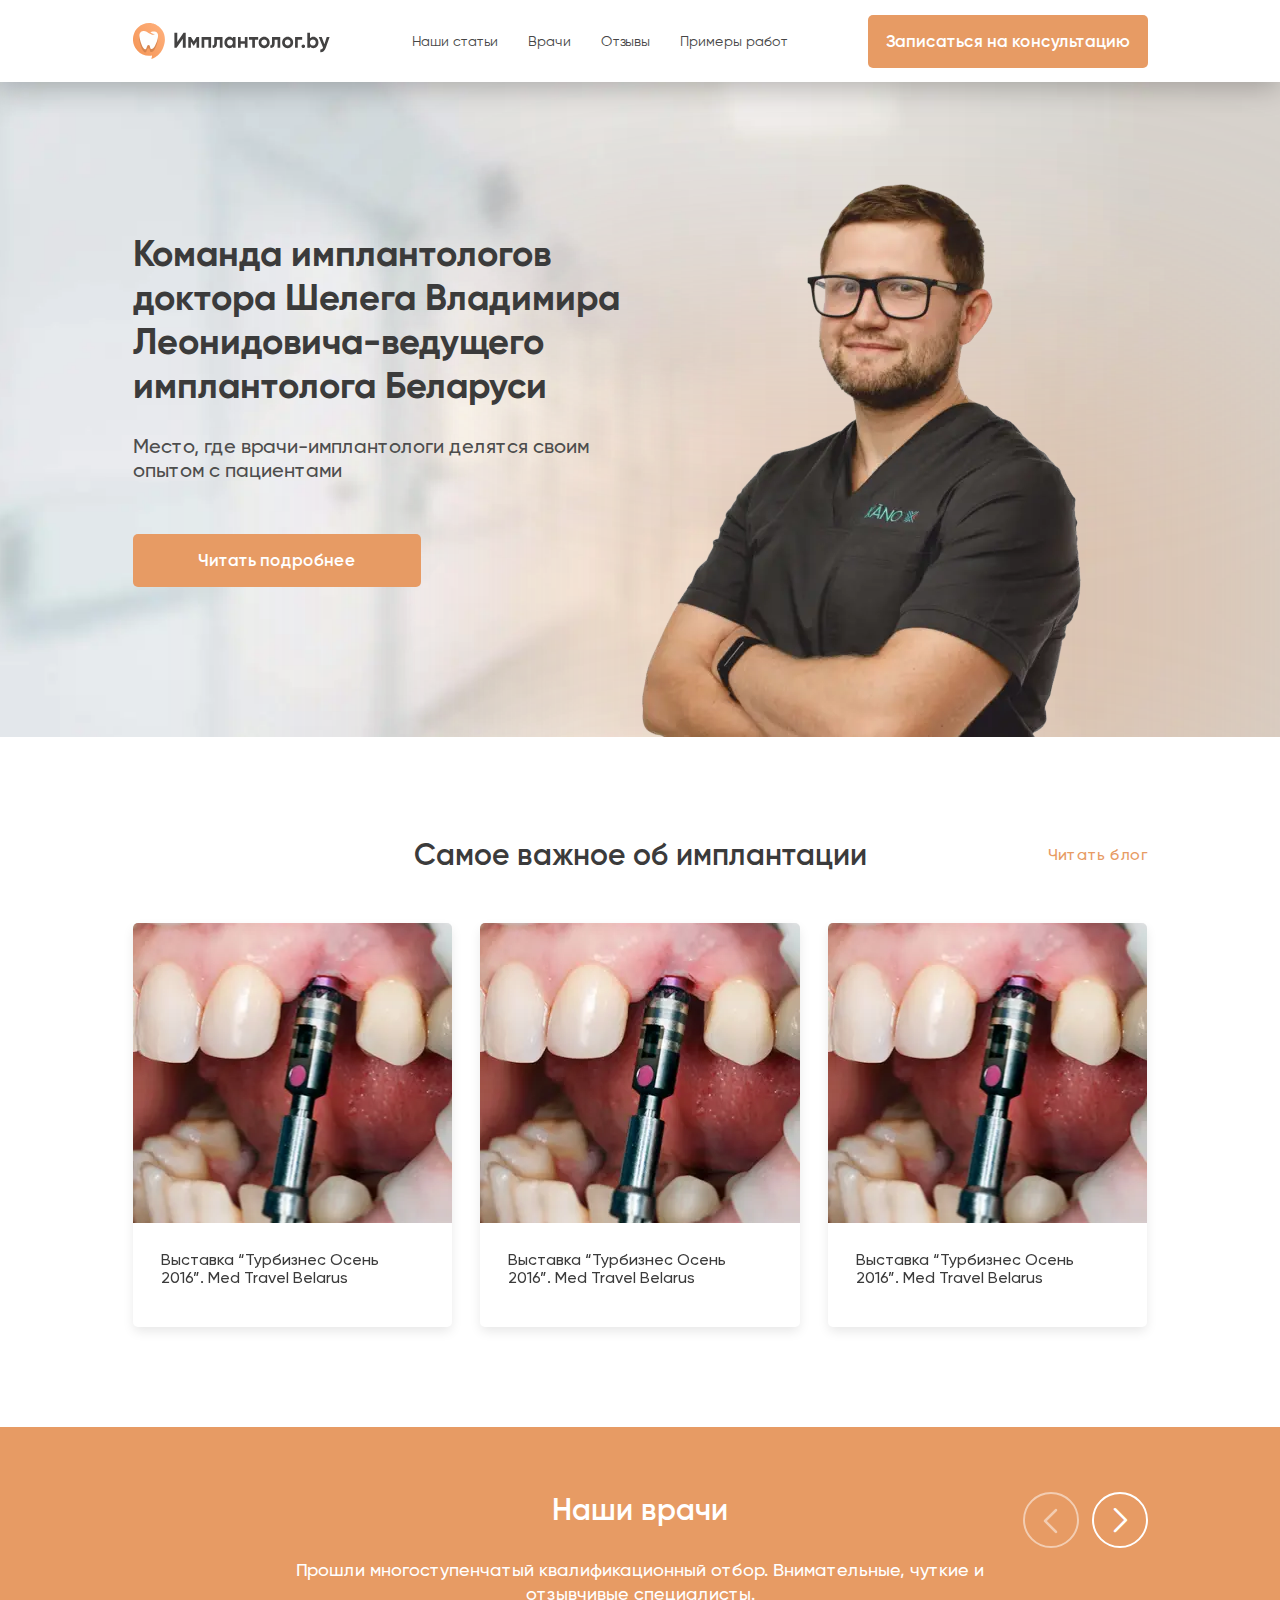
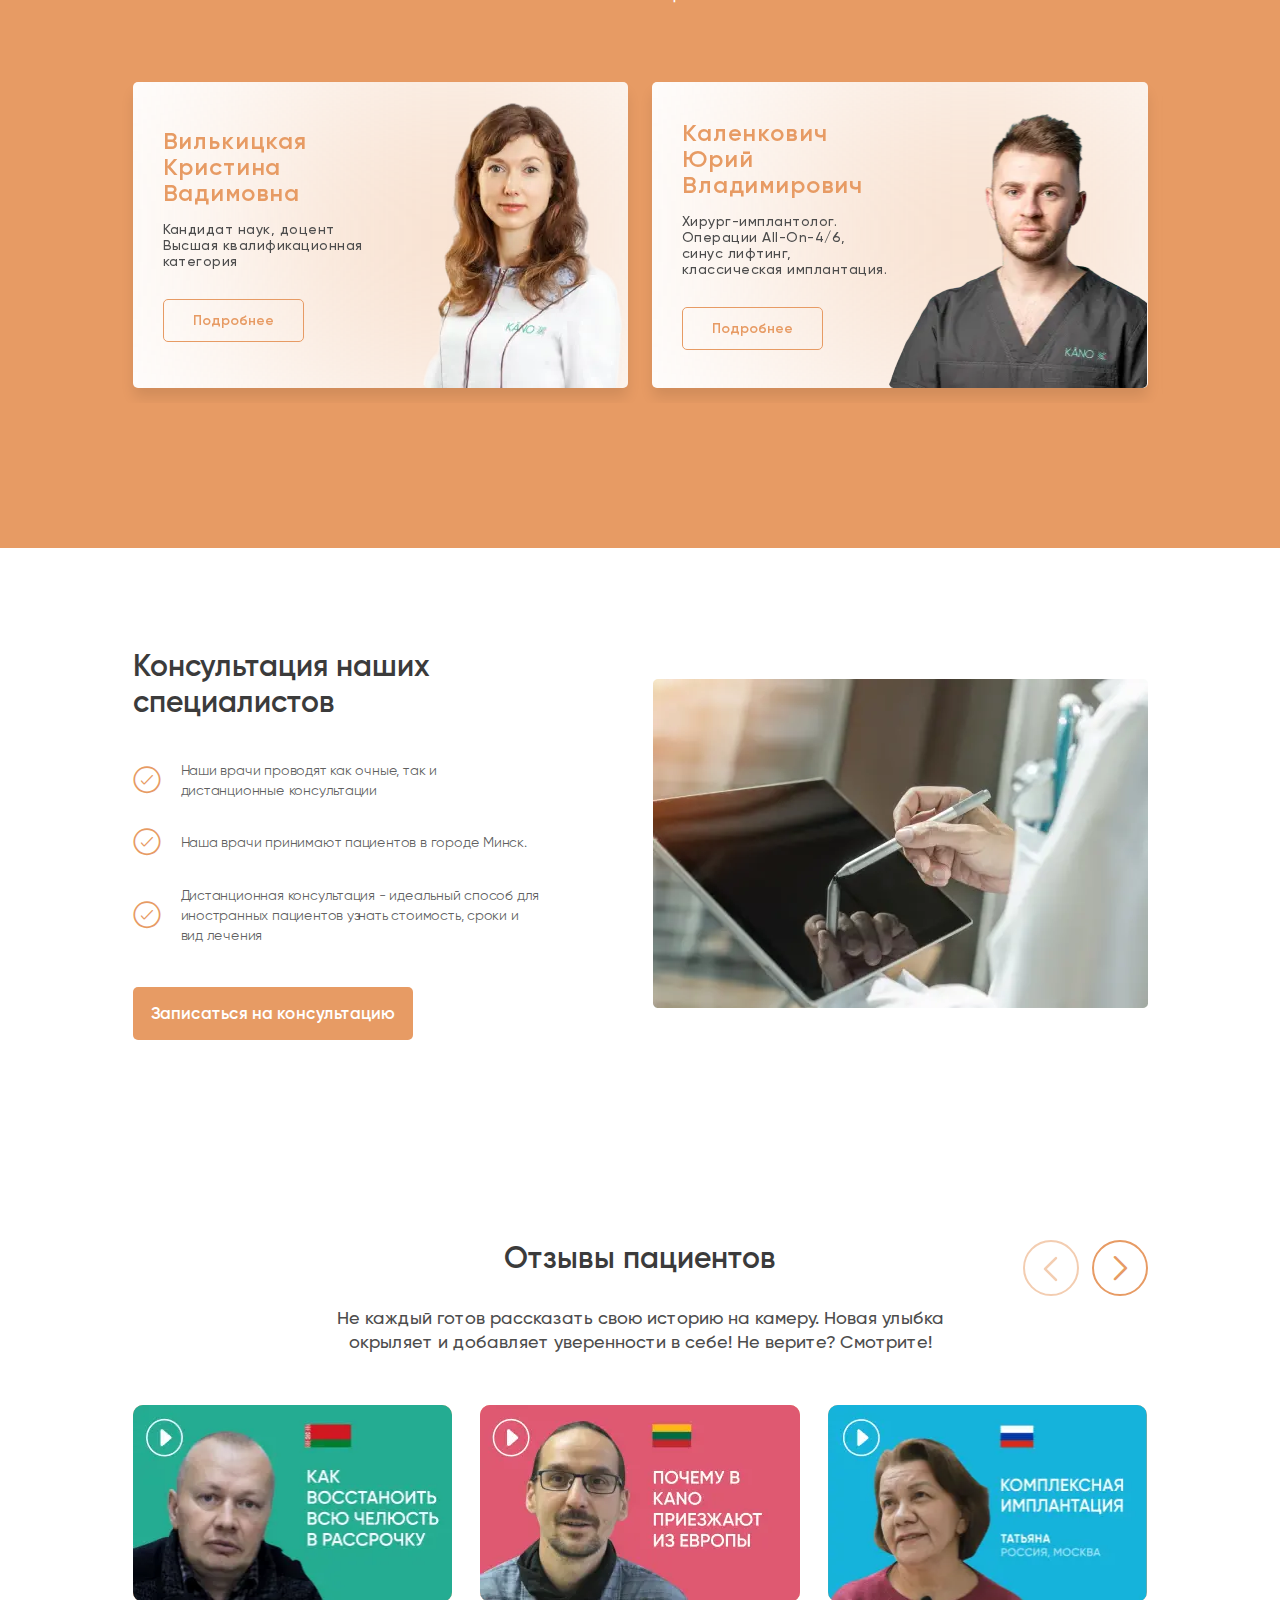
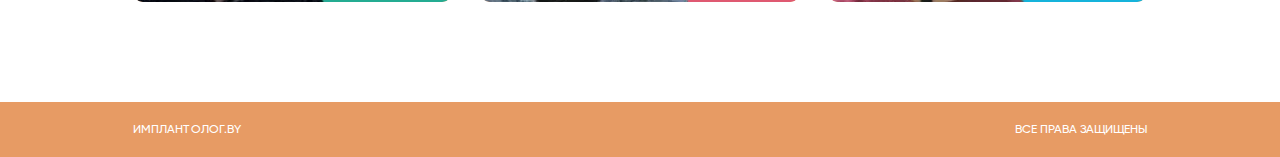
<file: index.html>
<!DOCTYPE html>
<html lang="ru">

<head>
	<title>Главная</title>
	<meta charset="UTF-8">
	<meta name="format-detection" content="telephone=no">
	<!-- <style>body{opacity: 0;}</style> -->
	<link rel="stylesheet" href="css/style.min.css?_v=20220221121436">
	<link rel="shortcut icon" href="favicon.ico">
	<!-- <meta name="robots" content="noindex, nofollow"> -->
	<meta name="viewport" content="width=device-width, initial-scale=1.0">
</head>

<body>
	<div class="wrapper">
		<header data-scroll="82" data-scroll-show class="header" data-lp>
			<div class="header__container">
				<a href="index.html" class="header__logo"><img src="img/logo.svg" alt="Иплантолог.by" /></a>
				<div class="header__menu menu">
					<nav class="menu__body">
						<ul class="menu__list">
							<li class="menu__item"><a href="blog.html" class="menu__link">Наши статьи</a></li>
							<li class="menu__item"><a href="doctors.html" class="menu__link">Врачи</a></li>
							<li class="menu__item"><a href="reviews.html" class="menu__link">Отзывы</a></li>
							<li class="menu__item"><a href="portfolio.html" class="menu__link">Примеры работ</a></li>
						</ul>
					</nav>
				</div>
				<button type="button" data-da=".menu__body, 991.98" class="header__button button button--header" data-popup="#consultation">Записаться на консультацию</button>
				<button type="button" class="menu__icon icon-menu"><span></span></button>
			</div>
		</header>

		<main class="page">
			<section class="main-block">
				<div class="main-block__container">
					<div class="main-block__body">
						<div class="main-block__content content-main-block">
							<h1 class="content-main-block__title">Команда имплантологов доктора Шелега Владимира Леонидовича-ведущего имплантолога Беларуси</h1>
							<p class="content-main-block__text">Место, где врачи-имплантологи делятся своим опытом с пациентами</p>
							<a href="blog.html" data-da=".media-main-block, 767.98" class="content-main-block__button button button--main-block">Читать подробнее</a>
						</div>
						<div class="main-block__media media-main-block">
							<picture><source srcset="img/main-page/main-block/image.webp" type="image/webp"><img src="img/main-page/main-block/image.png" alt="Картинка" /></picture>
						</div>
					</div>
				</div>
			</section>

			<section class="blog-block">
				<div class="blog-block__container">
					<h2 class="title _secure-padding">Самое важное об имплантации</h2>
					<div class="blog-block__body">
						<div class="blog-block__slider swiper">
							<div class="blog-block__wrapper swiper-wrapper">
								<a href="article.html" class="blog-block__slide swiper-slide blog-item">
									<div class="blog-item__image-ibg">
										<picture><source data-srcset="img/main-page/about-implantation-block/01.webp" type="image/webp"><img data-src="img/main-page/about-implantation-block/01.png" alt="Картинка" /></picture>
									</div>
									<h4 class="blog-item__title">Выставка “Турбизнес Осень 2016”. Med Travel Belarus</h4>
								</a>
								<a href="article.html" class="blog-block__slide swiper-slide blog-item">
									<div class="blog-item__image-ibg">
										<picture><source data-srcset="img/main-page/about-implantation-block/01.webp" type="image/webp"><img data-src="img/main-page/about-implantation-block/01.png" alt="Картинка" /></picture>
									</div>
									<h4 class="blog-item__title">Выставка “Турбизнес Осень 2016”. Med Travel Belarus</h4>
								</a>
								<a href="article.html" class="blog-block__slide swiper-slide blog-item">
									<div class="blog-item__image-ibg">
										<picture><source data-srcset="img/main-page/about-implantation-block/01.webp" type="image/webp"><img data-src="img/main-page/about-implantation-block/01.png" alt="Картинка" /></picture>
									</div>
									<h4 class="blog-item__title">Выставка “Турбизнес Осень 2016”. Med Travel Belarus</h4>
								</a>
							</div>
						</div>
					</div>
					<a href="blog.html" class="link-more">Читать блог</a>
				</div>
			</section>

			<section class="doctors-block">
				<div class="doctors-block__container">
					<h2 class="title title--white _secure-padding">Наши врачи</h2>
					<h3 class="subtitle subtitle--white _secure-padding">Прошли многоступенчатый квалификационный отбор. Внимательные, чуткие и отзывчивые специалисты.</h3>
					<div class="doctors-block__body">
						<div class="doctors-block__slider swiper">
							<div class="doctors-block__wrapper swiper-wrapper">
								<article class="doctors-block__slide swiper-slide doctors-item">
									<div class="doctors-item__info doctors-item-info">
										<h4 class="doctors-item-info__title">Вилькицкая кристина Вадимовна</h4>
										<p class="doctors-item-info__text">Кандидат наук, доцент Высшая квалификационная категория</p>
										<a href="doctor.html" class="doctors-item-info__link">Подробнее</a>
									</div>
									<div class="doctors-item__media">
										<picture><source srcset="img/main-page/doctors/01.webp" type="image/webp"><img src="img/main-page/doctors/01.png" alt="Картинка" /></picture>
									</div>
								</article>
								<article class="doctors-block__slide swiper-slide doctors-item">
									<div class="doctors-item__info doctors-item-info">
										<h4 class="doctors-item-info__title">Каленкович Юрий Владимирович</h4>
										<p class="doctors-item-info__text">Хирург-имплантолог. Операции All-On-4/6, синус лифтинг, классическая имплантация.</p>
										<a href="doctor.html" class="doctors-item-info__link">Подробнее</a>
									</div>
									<div class="doctors-item__media">
										<picture><source srcset="img/main-page/doctors/02.webp" type="image/webp"><img src="img/main-page/doctors/02.png" alt="Картинка" /></picture>
									</div>
								</article>
								<article class="doctors-block__slide swiper-slide doctors-item">
									<div class="doctors-item__info doctors-item-info">
										<h4 class="doctors-item-info__title">Шелег Владимир Леонидович</h4>
										<p class="doctors-item-info__text">Врач имплантолог-хирург. Ведущий хирург. Первая квалификационная категория</p>
										<a href="doctor.html" class="doctors-item-info__link">Подробнее</a>
									</div>
									<div class="doctors-item__media">
										<picture><source srcset="img/main-page/doctors/03.webp" type="image/webp"><img src="img/main-page/doctors/03.png" alt="Картинка" /></picture>
									</div>
								</article>
								<article class="doctors-block__slide swiper-slide doctors-item">
									<div class="doctors-item__info doctors-item-info">
										<h4 class="doctors-item-info__title">Русецкий Никита Андреевич</h4>
										<p class="doctors-item-info__text">Хирург. Одиночная имплантация. Пластика десны. Удаление зубов.</p>
										<a href="doctor.html" class="doctors-item-info__link">Подробнее</a>
									</div>
									<div class="doctors-item__media">
										<picture><source srcset="img/main-page/doctors/04.webp" type="image/webp"><img src="img/main-page/doctors/04.png" alt="Картинка" /></picture>
									</div>
								</article>
								<article class="doctors-block__slide swiper-slide doctors-item">
									<div class="doctors-item__info doctors-item-info">
										<h4 class="doctors-item-info__title">Вербицкая Александра Александровна</h4>
										<p class="doctors-item-info__text">Имплантолог. Точная имплантация по шаблонам. Сложные случаи</p>
										<a href="doctor.html" class="doctors-item-info__link">Подробнее</a>
									</div>
									<div class="doctors-item__media">
										<picture><source srcset="img/main-page/doctors/05.webp" type="image/webp"><img src="img/main-page/doctors/05.png" alt="Картинка" /></picture>
									</div>
								</article>
							</div>
						</div>
					</div>
					<div class="slider-arrows slider-arrows--white">
						<button type="button" class="slider-arrow-prev doctors-slider-arrow-prev _icon-arrow"></button>
						<button type="button" class="slider-arrow-next doctors-slider-arrow-next _icon-arrow"></button>
					</div>
				</div>
			</section>

			<section class="consultation-block">
				<div class="consultation-block__container">
					<div class="consultation-block__body">
						<div class="consultation-block__info info-consultation-block">
							<h2 class="title title--left-center">Консультация наших специалистов</h2>
							<ul class="info-consultation-block__list">
								<li class="info-consultation-block__item _icon-check">
									<span>Наши врачи проводят как очные, так и дистанционные консультации</span>
								</li>
								<li class="info-consultation-block__item _icon-check">
									<span>Наша врачи принимают пациентов в городе Минск.</span>
								</li>
								<li class="info-consultation-block__item _icon-check">
									<span>Дистанционная консультация - идеальный способ для иностранных пациентов узнать стоимость, сроки и вид лечения</span>
								</li>
							</ul>
							<button type="button" class="info-consultation-block__button button button--consultation-block" data-popup="#consultation">
								Записаться на консультацию
							</button>
						</div>
						<div class="consultation-block__image">
							<picture><source data-srcset="img/main-page/consultation-block/image.webp" type="image/webp"><img data-src="img/main-page/consultation-block/image.png" alt="Картинка" /></picture>
						</div>
					</div>
				</div>
			</section>

			<section class="reviews-block">
				<div class="reviews-block__container">
					<h2 class="title _secure-padding">Отзывы пациентов</h2>
					<h3 class="subtitle _secure-padding">
						Не каждый готов рассказать свою историю на камеру. Новая улыбка окрыляет и добавляет уверенности в себе! Не верите? Смотрите!
					</h3>
					<div class="reviews-block__body">
						<div class="reviews-block__slider swiper">
							<div class="reviews-block__wrapper swiper-wrapper">
								<a href="#" class="reviews-block__slide swiper-slide reviews-item" data-popup="#reviews" data-popup-youtube="-krI-9EAU2I">
									<div class="reviews-item__image-ibg">
										<picture><source data-srcset="img/main-page/reviews-block/01.webp" type="image/webp"><img data-src="img/main-page/reviews-block/01.png" alt="Картинка" /></picture>
									</div>
								</a>
								<a href="#" class="reviews-block__slide swiper-slide reviews-item" data-popup="#reviews" data-popup-youtube="QzL5QUf8fhg">
									<div class="reviews-item__image-ibg">
										<picture><source data-srcset="img/main-page/reviews-block/02.webp" type="image/webp"><img data-src="img/main-page/reviews-block/02.png" alt="Картинка" /></picture>
									</div>
								</a>
								<a href="#" class="reviews-block__slide swiper-slide reviews-item" data-popup="#reviews" data-popup-youtube="QzL5QUf8fhg">
									<div class="reviews-item__image-ibg">
										<picture><source data-srcset="img/main-page/reviews-block/03.webp" type="image/webp"><img data-src="img/main-page/reviews-block/03.png" alt="Картинка" /></picture>
									</div>
								</a>
								<a href="#" class="reviews-block__slide swiper-slide reviews-item" data-popup="#reviews" data-popup-youtube="QzL5QUf8fhg">
									<div class="reviews-item__image-ibg">
										<picture><source data-srcset="img/main-page/reviews-block/04.webp" type="image/webp"><img data-src="img/main-page/reviews-block/04.png" alt="Картинка" /></picture>
									</div>
								</a>
								<a href="#" class="reviews-block__slide swiper-slide reviews-item" data-popup="#reviews" data-popup-youtube="QzL5QUf8fhg">
									<div class="reviews-item__image-ibg">
										<picture><source data-srcset="img/main-page/reviews-block/05.webp" type="image/webp"><img data-src="img/main-page/reviews-block/05.png" alt="Картинка" /></picture>
									</div>
								</a>
							</div>
						</div>
					</div>
					<div class="slider-arrows slider-arrows--orange">
						<button type="button" class="slider-arrow-prev reviews-slider-arrow-prev _icon-arrow"></button>
						<button type="button" class="slider-arrow-next reviews-slider-arrow-next _icon-arrow"></button>
					</div>
				</div>
			</section>
		</main>

		<footer class="footer">
			<div class="footer__container">
				<div class="footer__text">ИМПЛАНТОЛОГ.BY</div>
				<div class="footer__text">Все права защищены</div>
			</div>
		</footer>

	</div>
	<div id="reviews" aria-hidden="true" class="popup">
		<div class="popup__wrapper">
			<div class="popup__content popup__content--reviews">
				<button data-close type="button" class="popup__close _icon-close"></button>

				<div class="popup__video-wrap" data-popup-youtube-place></div>
			</div>
		</div>
	</div>

	<div id="consultation" aria-hidden="true" class="popup">
		<div class="popup__wrapper">
			<div class="popup__content popup__content--consultation">
				<button data-close type="button" class="popup__close _icon-close"></button>
				<div class="popup__body">
					<h2 class="popup__title">Записаться на консультацию</h2>
					<form action="" class="popup__form form-popup">
						<input autocomplete="off" type="text" placeholder="Ваше имя" name="name" class="form-popup__input" />
						<input autocomplete="off" type="email" placeholder="Ваше email" name="email" class="form-popup__input" />
						<input autocomplete="off" type="phone" name="phone" placeholder="" class="form-popup__input" required />
						<button type="submit" class="form-popup__button button button--form">Отправить заявку</button>
					</form>
				</div>
			</div>
		</div>
	</div>
	<script src="js/app.min.js?_v=20220221121436"></script>
</body>

</html>
</file>
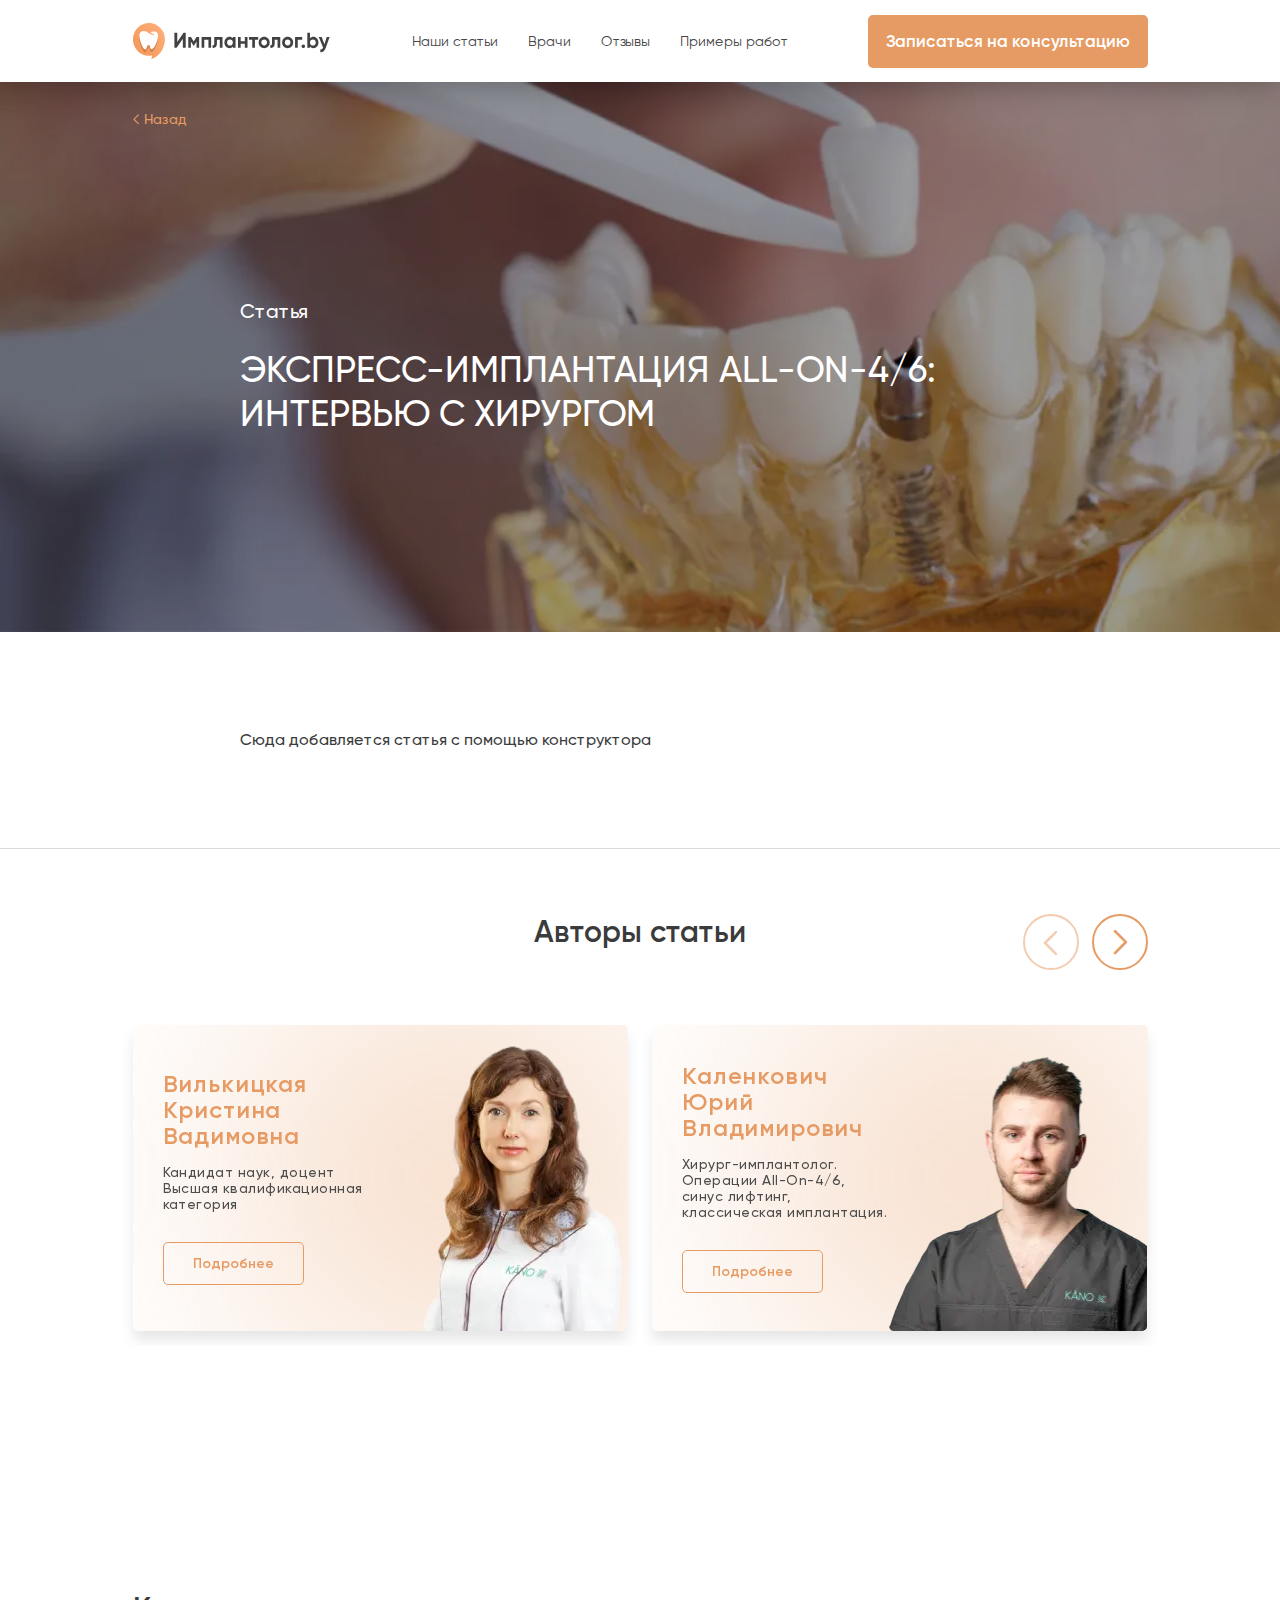
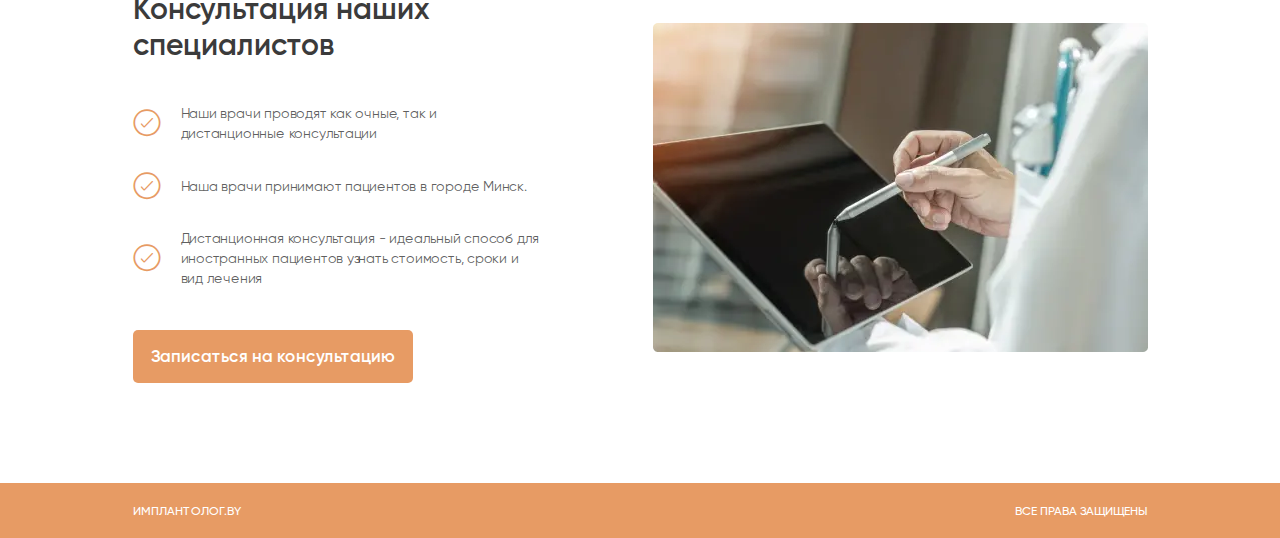
<file: article.html>
<!DOCTYPE html>
<html lang="ru">

<head>
	<title>Статья</title>
	<meta charset="UTF-8">
	<meta name="format-detection" content="telephone=no">
	<!-- <style>body{opacity: 0;}</style> -->
	<link rel="stylesheet" href="css/style.min.css?_v=20220221121436">
	<link rel="shortcut icon" href="favicon.ico">
	<!-- <meta name="robots" content="noindex, nofollow"> -->
	<meta name="viewport" content="width=device-width, initial-scale=1.0">
</head>

<body>
	<div class="wrapper">
		<header data-scroll="82" data-scroll-show class="header" data-lp>
			<div class="header__container">
				<a href="index.html" class="header__logo"><img src="img/logo.svg" alt="Иплантолог.by" /></a>
				<div class="header__menu menu">
					<nav class="menu__body">
						<ul class="menu__list">
							<li class="menu__item"><a href="blog.html" class="menu__link">Наши статьи</a></li>
							<li class="menu__item"><a href="doctors.html" class="menu__link">Врачи</a></li>
							<li class="menu__item"><a href="reviews.html" class="menu__link">Отзывы</a></li>
							<li class="menu__item"><a href="portfolio.html" class="menu__link">Примеры работ</a></li>
						</ul>
					</nav>
				</div>
				<button type="button" data-da=".menu__body, 991.98" class="header__button button button--header" data-popup="#consultation">Записаться на консультацию</button>
				<button type="button" class="menu__icon icon-menu"><span></span></button>
			</div>
		</header>

		<main class="page">
			<section class="article-promo">
				<div class="article-promo__container">
					<div class="article-promo__body">
						<div class="article-promo__name">Статья</div>
						<h1 class="article-promo__title">ЭКСПРЕСС-ИМПЛАНТАЦИЯ ALL-ON-4/6: ИНТЕРВЬЮ С ХИРУРГОМ</h1>
					</div>
					<a href="blog.html" class="link-back _icon-arrow"><span>Назад</span></a>
				</div>
			</section>

			<section class="article-content">
				<div class="article-content__container">
					<div class="article-content__body">
						<h4>Сюда добавляется статья с помощью конструктора</h4>
					</div>
				</div>
			</section>

			<section class="doctors-block doctors-block--white">
				<div class="doctors-block__container">
					<h2 class="title _secure-padding">Авторы статьи</h2>
					<div class="doctors-block__body">
						<div class="doctors-block__slider swiper">
							<div class="doctors-block__wrapper swiper-wrapper">
								<article class="doctors-block__slide swiper-slide doctors-item">
									<div class="doctors-item__info doctors-item-info">
										<h4 class="doctors-item-info__title">Вилькицкая кристина Вадимовна</h4>
										<p class="doctors-item-info__text">Кандидат наук, доцент Высшая квалификационная категория</p>
										<a href="doctor.html" class="doctors-item-info__link">Подробнее</a>
									</div>
									<div class="doctors-item__media">
										<picture><source srcset="img/main-page/doctors/01.webp" type="image/webp"><img src="img/main-page/doctors/01.png" alt="Картинка" /></picture>
									</div>
								</article>
								<article class="doctors-block__slide swiper-slide doctors-item">
									<div class="doctors-item__info doctors-item-info">
										<h4 class="doctors-item-info__title">Каленкович Юрий Владимирович</h4>
										<p class="doctors-item-info__text">Хирург-имплантолог. Операции All-On-4/6, синус лифтинг, классическая имплантация.</p>
										<a href="doctor.html" class="doctors-item-info__link">Подробнее</a>
									</div>
									<div class="doctors-item__media">
										<picture><source srcset="img/main-page/doctors/02.webp" type="image/webp"><img src="img/main-page/doctors/02.png" alt="Картинка" /></picture>
									</div>
								</article>
								<article class="doctors-block__slide swiper-slide doctors-item">
									<div class="doctors-item__info doctors-item-info">
										<h4 class="doctors-item-info__title">Шелег Владимир Леонидович</h4>
										<p class="doctors-item-info__text">Врач имплантолог-хирург. Ведущий хирург. Первая квалификационная категория</p>
										<a href="doctor.html" class="doctors-item-info__link">Подробнее</a>
									</div>
									<div class="doctors-item__media">
										<picture><source srcset="img/main-page/doctors/03.webp" type="image/webp"><img src="img/main-page/doctors/03.png" alt="Картинка" /></picture>
									</div>
								</article>
								<article class="doctors-block__slide swiper-slide doctors-item">
									<div class="doctors-item__info doctors-item-info">
										<h4 class="doctors-item-info__title">Русецкий Никита Андреевич</h4>
										<p class="doctors-item-info__text">Хирург. Одиночная имплантация. Пластика десны. Удаление зубов.</p>
										<a href="doctor.html" class="doctors-item-info__link">Подробнее</a>
									</div>
									<div class="doctors-item__media">
										<picture><source srcset="img/main-page/doctors/04.webp" type="image/webp"><img src="img/main-page/doctors/04.png" alt="Картинка" /></picture>
									</div>
								</article>
								<article class="doctors-block__slide swiper-slide doctors-item">
									<div class="doctors-item__info doctors-item-info">
										<h4 class="doctors-item-info__title">Вербицкая Александра Александровна</h4>
										<p class="doctors-item-info__text">Имплантолог. Точная имплантация по шаблонам. Сложные случаи</p>
										<a href="doctor.html" class="doctors-item-info__link">Подробнее</a>
									</div>
									<div class="doctors-item__media">
										<picture><source srcset="img/main-page/doctors/05.webp" type="image/webp"><img src="img/main-page/doctors/05.png" alt="Картинка" /></picture>
									</div>
								</article>
							</div>
						</div>
					</div>
					<div class="slider-arrows slider-arrows--orange">
						<button type="button" class="slider-arrow-prev doctors-slider-arrow-prev _icon-arrow"></button>
						<button type="button" class="slider-arrow-next doctors-slider-arrow-next _icon-arrow"></button>
					</div>
				</div>
			</section>

			<section class="consultation-block">
				<div class="consultation-block__container">
					<div class="consultation-block__body">
						<div class="consultation-block__info info-consultation-block">
							<h2 class="title title--left-center">Консультация наших специалистов</h2>
							<ul class="info-consultation-block__list">
								<li class="info-consultation-block__item _icon-check">
									<span>Наши врачи проводят как очные, так и дистанционные консультации</span>
								</li>
								<li class="info-consultation-block__item _icon-check">
									<span>Наша врачи принимают пациентов в городе Минск.</span>
								</li>
								<li class="info-consultation-block__item _icon-check">
									<span>Дистанционная консультация - идеальный способ для иностранных пациентов узнать стоимость, сроки и вид лечения</span>
								</li>
							</ul>
							<button type="button" class="info-consultation-block__button button button--consultation-block" data-popup="#consultation">
								Записаться на консультацию
							</button>
						</div>
						<div class="consultation-block__image">
							<picture><source data-srcset="img/main-page/consultation-block/image.webp" type="image/webp"><img data-src="img/main-page/consultation-block/image.png" alt="Картинка" /></picture>
						</div>
					</div>
				</div>
			</section>
		</main>

		<footer class="footer">
			<div class="footer__container">
				<div class="footer__text">ИМПЛАНТОЛОГ.BY</div>
				<div class="footer__text">Все права защищены</div>
			</div>
		</footer>

	</div>
	<div id="reviews" aria-hidden="true" class="popup">
		<div class="popup__wrapper">
			<div class="popup__content popup__content--reviews">
				<button data-close type="button" class="popup__close _icon-close"></button>

				<div class="popup__video-wrap" data-popup-youtube-place></div>
			</div>
		</div>
	</div>

	<div id="consultation" aria-hidden="true" class="popup">
		<div class="popup__wrapper">
			<div class="popup__content popup__content--consultation">
				<button data-close type="button" class="popup__close _icon-close"></button>
				<div class="popup__body">
					<h2 class="popup__title">Записаться на консультацию</h2>
					<form action="" class="popup__form form-popup">
						<input autocomplete="off" type="text" placeholder="Ваше имя" name="name" class="form-popup__input" />
						<input autocomplete="off" type="email" placeholder="Ваше email" name="email" class="form-popup__input" />
						<input autocomplete="off" type="phone" name="phone" placeholder="" class="form-popup__input" required />
						<button type="submit" class="form-popup__button button button--form">Отправить заявку</button>
					</form>
				</div>
			</div>
		</div>
	</div>
	<script src="js/app.min.js?_v=20220221121436"></script>
</body>

</html>
</file>
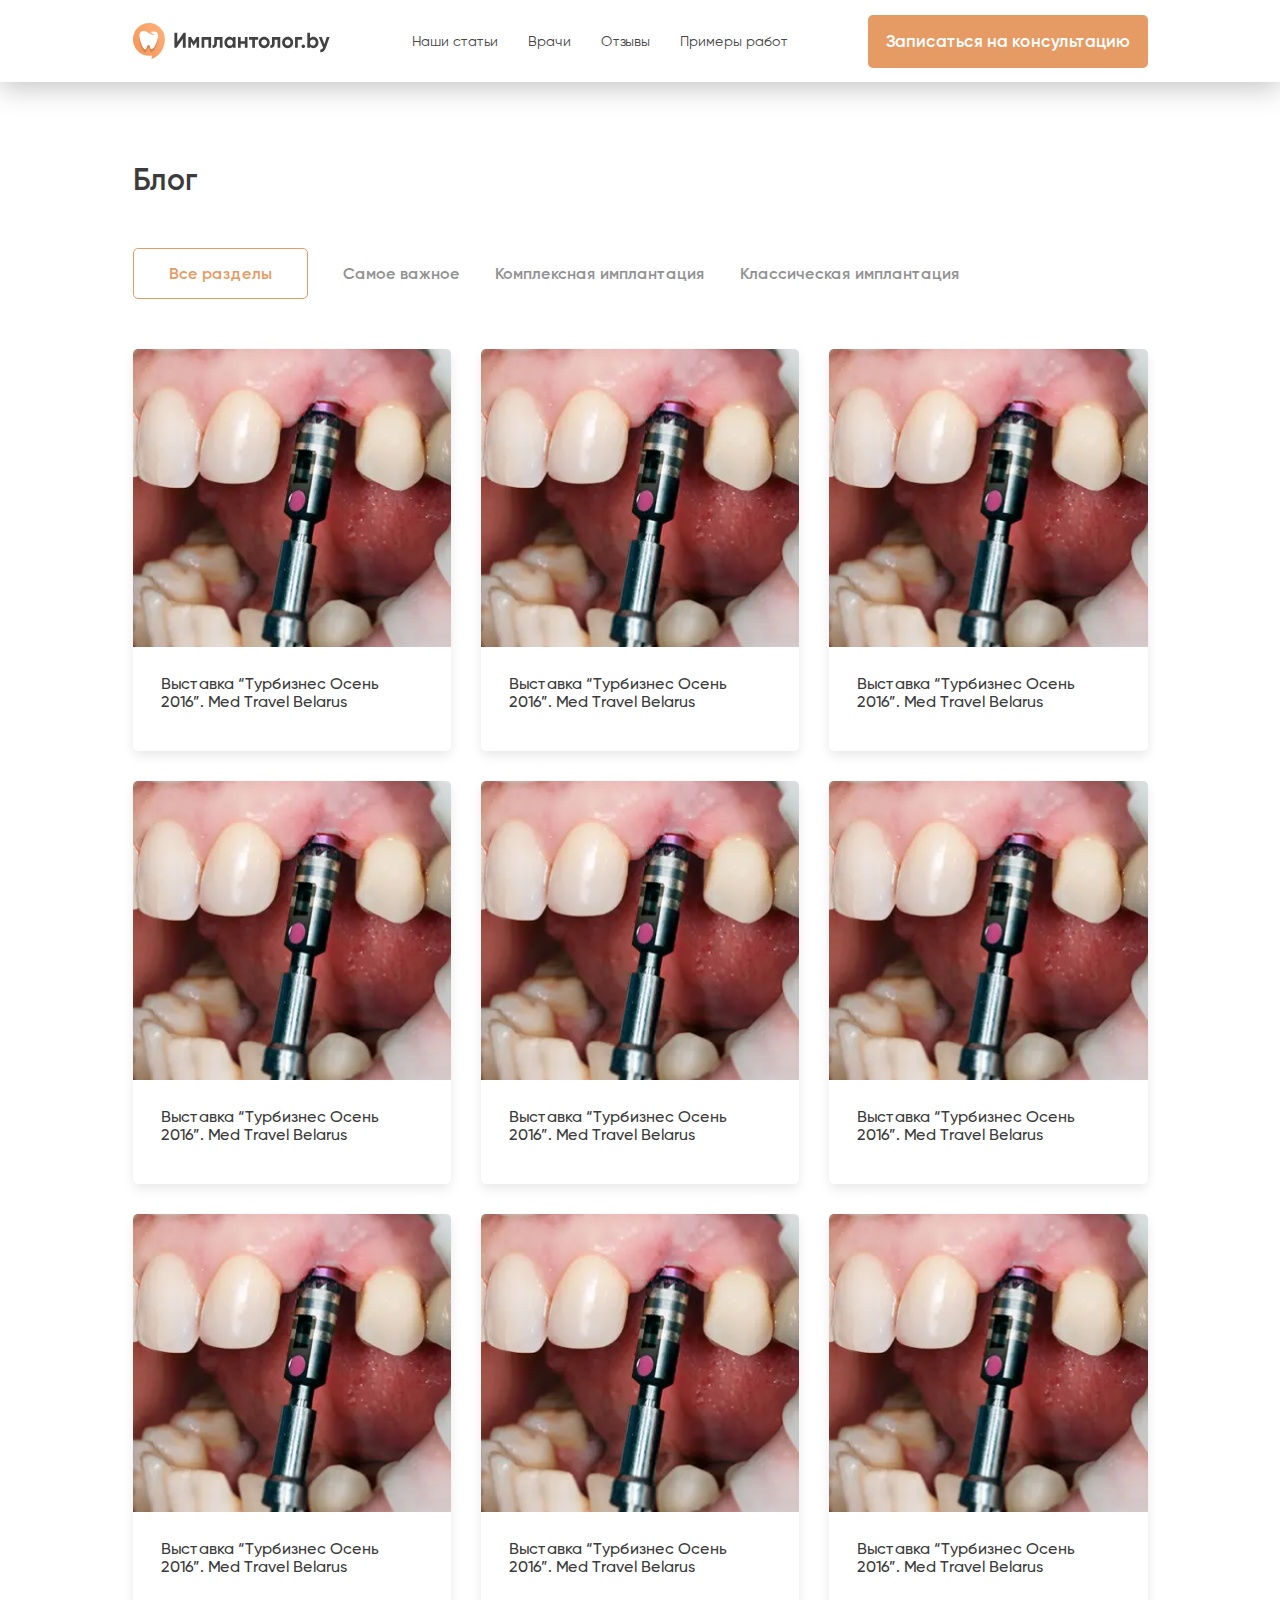
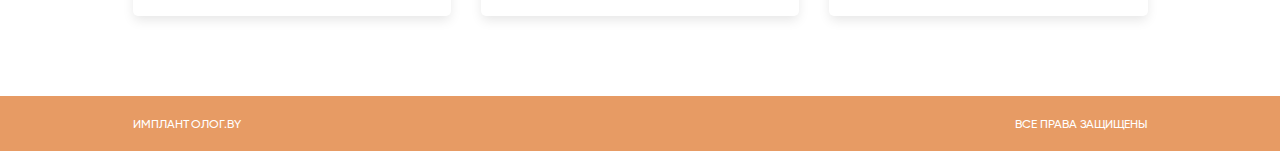
<file: blog.html>
<!DOCTYPE html>
<html lang="ru">

<head>
	<title>Блог</title>
	<meta charset="UTF-8">
	<meta name="format-detection" content="telephone=no">
	<!-- <style>body{opacity: 0;}</style> -->
	<link rel="stylesheet" href="css/style.min.css?_v=20220221121436">
	<link rel="shortcut icon" href="favicon.ico">
	<!-- <meta name="robots" content="noindex, nofollow"> -->
	<meta name="viewport" content="width=device-width, initial-scale=1.0">
</head>

<body>
	<div class="wrapper">
		<header data-scroll="82" data-scroll-show class="header" data-lp>
			<div class="header__container">
				<a href="index.html" class="header__logo"><img src="img/logo.svg" alt="Иплантолог.by" /></a>
				<div class="header__menu menu">
					<nav class="menu__body">
						<ul class="menu__list">
							<li class="menu__item"><a href="blog.html" class="menu__link">Наши статьи</a></li>
							<li class="menu__item"><a href="doctors.html" class="menu__link">Врачи</a></li>
							<li class="menu__item"><a href="reviews.html" class="menu__link">Отзывы</a></li>
							<li class="menu__item"><a href="portfolio.html" class="menu__link">Примеры работ</a></li>
						</ul>
					</nav>
				</div>
				<button type="button" data-da=".menu__body, 991.98" class="header__button button button--header" data-popup="#consultation">Записаться на консультацию</button>
				<button type="button" class="menu__icon icon-menu"><span></span></button>
			</div>
		</header>

		<main class="page">
			<section class="blog">
				<div class="blog__container">
					<h2 class="title title--left">Блог</h2>
					<div class="blog__menu blog-menu">
						<nav class="blog-menu__body">
							<ul class="blog-menu__list">
								<li class="blog-menu__item blog-item-active">
									<a href="" class="blog-menu__link">Все разделы</a>
								</li>
								<li class="blog-menu__item">
									<a href="" class="blog-menu__link">Самое важное</a>
								</li>
								<li class="blog-menu__item">
									<a href="" class="blog-menu__link">Комплексная имплантация</a>
								</li>
								<li class="blog-menu__item">
									<a href="" class="blog-menu__link">Классическая имплантация</a>
								</li>
							</ul>
						</nav>
					</div>
					<div class="blog__body">
						<a href="article.html" class="blog-item">
							<div class="blog-item__image-ibg">
								<picture><source data-srcset="img/main-page/about-implantation-block/01.webp" type="image/webp"><img data-src="img/main-page/about-implantation-block/01.png" alt="Картинка" /></picture>
							</div>
							<h4 class="blog-item__title">Выставка “Турбизнес Осень 2016”. Med Travel Belarus</h4>
						</a>
						<a href="article.html" class="blog-item">
							<div class="blog-item__image-ibg">
								<picture><source data-srcset="img/main-page/about-implantation-block/01.webp" type="image/webp"><img data-src="img/main-page/about-implantation-block/01.png" alt="Картинка" /></picture>
							</div>
							<h4 class="blog-item__title">Выставка “Турбизнес Осень 2016”. Med Travel Belarus</h4>
						</a>
						<a href="article.html" class="blog-item">
							<div class="blog-item__image-ibg">
								<picture><source data-srcset="img/main-page/about-implantation-block/01.webp" type="image/webp"><img data-src="img/main-page/about-implantation-block/01.png" alt="Картинка" /></picture>
							</div>
							<h4 class="blog-item__title">Выставка “Турбизнес Осень 2016”. Med Travel Belarus</h4>
						</a>
						<a href="article.html" class="blog-item">
							<div class="blog-item__image-ibg">
								<picture><source data-srcset="img/main-page/about-implantation-block/01.webp" type="image/webp"><img data-src="img/main-page/about-implantation-block/01.png" alt="Картинка" /></picture>
							</div>
							<h4 class="blog-item__title">Выставка “Турбизнес Осень 2016”. Med Travel Belarus</h4>
						</a>
						<a href="article.html" class="blog-item">
							<div class="blog-item__image-ibg">
								<picture><source data-srcset="img/main-page/about-implantation-block/01.webp" type="image/webp"><img data-src="img/main-page/about-implantation-block/01.png" alt="Картинка" /></picture>
							</div>
							<h4 class="blog-item__title">Выставка “Турбизнес Осень 2016”. Med Travel Belarus</h4>
						</a>
						<a href="article.html" class="blog-item">
							<div class="blog-item__image-ibg">
								<picture><source data-srcset="img/main-page/about-implantation-block/01.webp" type="image/webp"><img data-src="img/main-page/about-implantation-block/01.png" alt="Картинка" /></picture>
							</div>
							<h4 class="blog-item__title">Выставка “Турбизнес Осень 2016”. Med Travel Belarus</h4>
						</a>
						<a href="article.html" class="blog-item">
							<div class="blog-item__image-ibg">
								<picture><source data-srcset="img/main-page/about-implantation-block/01.webp" type="image/webp"><img data-src="img/main-page/about-implantation-block/01.png" alt="Картинка" /></picture>
							</div>
							<h4 class="blog-item__title">Выставка “Турбизнес Осень 2016”. Med Travel Belarus</h4>
						</a>
						<a href="article.html" class="blog-item">
							<div class="blog-item__image-ibg">
								<picture><source data-srcset="img/main-page/about-implantation-block/01.webp" type="image/webp"><img data-src="img/main-page/about-implantation-block/01.png" alt="Картинка" /></picture>
							</div>
							<h4 class="blog-item__title">Выставка “Турбизнес Осень 2016”. Med Travel Belarus</h4>
						</a>
						<a href="article.html" class="blog-item">
							<div class="blog-item__image-ibg">
								<picture><source data-srcset="img/main-page/about-implantation-block/01.webp" type="image/webp"><img data-src="img/main-page/about-implantation-block/01.png" alt="Картинка" /></picture>
							</div>
							<h4 class="blog-item__title">Выставка “Турбизнес Осень 2016”. Med Travel Belarus</h4>
						</a>
					</div>
				</div>
			</section>
		</main>

		<footer class="footer">
			<div class="footer__container">
				<div class="footer__text">ИМПЛАНТОЛОГ.BY</div>
				<div class="footer__text">Все права защищены</div>
			</div>
		</footer>

	</div>
	<div id="reviews" aria-hidden="true" class="popup">
		<div class="popup__wrapper">
			<div class="popup__content popup__content--reviews">
				<button data-close type="button" class="popup__close _icon-close"></button>

				<div class="popup__video-wrap" data-popup-youtube-place></div>
			</div>
		</div>
	</div>

	<div id="consultation" aria-hidden="true" class="popup">
		<div class="popup__wrapper">
			<div class="popup__content popup__content--consultation">
				<button data-close type="button" class="popup__close _icon-close"></button>
				<div class="popup__body">
					<h2 class="popup__title">Записаться на консультацию</h2>
					<form action="" class="popup__form form-popup">
						<input autocomplete="off" type="text" placeholder="Ваше имя" name="name" class="form-popup__input" />
						<input autocomplete="off" type="email" placeholder="Ваше email" name="email" class="form-popup__input" />
						<input autocomplete="off" type="phone" name="phone" placeholder="" class="form-popup__input" required />
						<button type="submit" class="form-popup__button button button--form">Отправить заявку</button>
					</form>
				</div>
			</div>
		</div>
	</div>
	<script src="js/app.min.js?_v=20220221121436"></script>
</body>

</html>
</file>
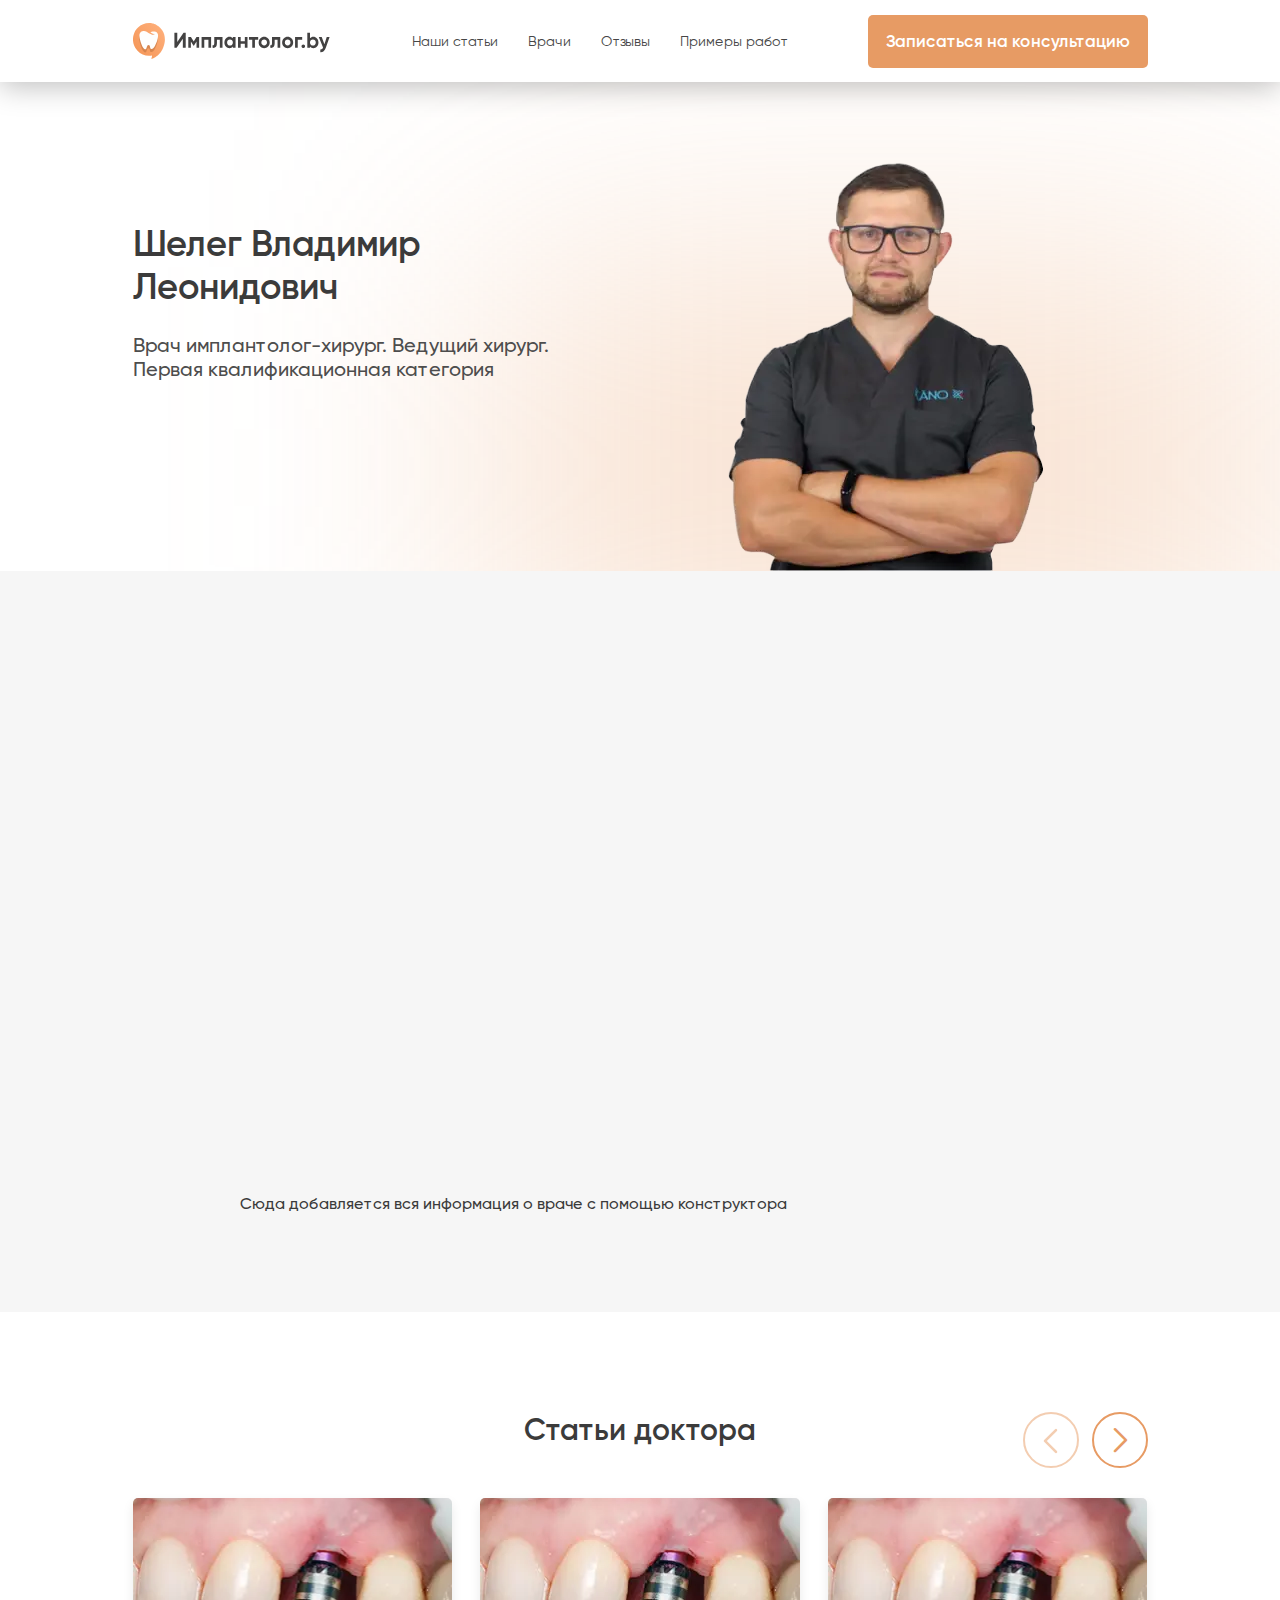
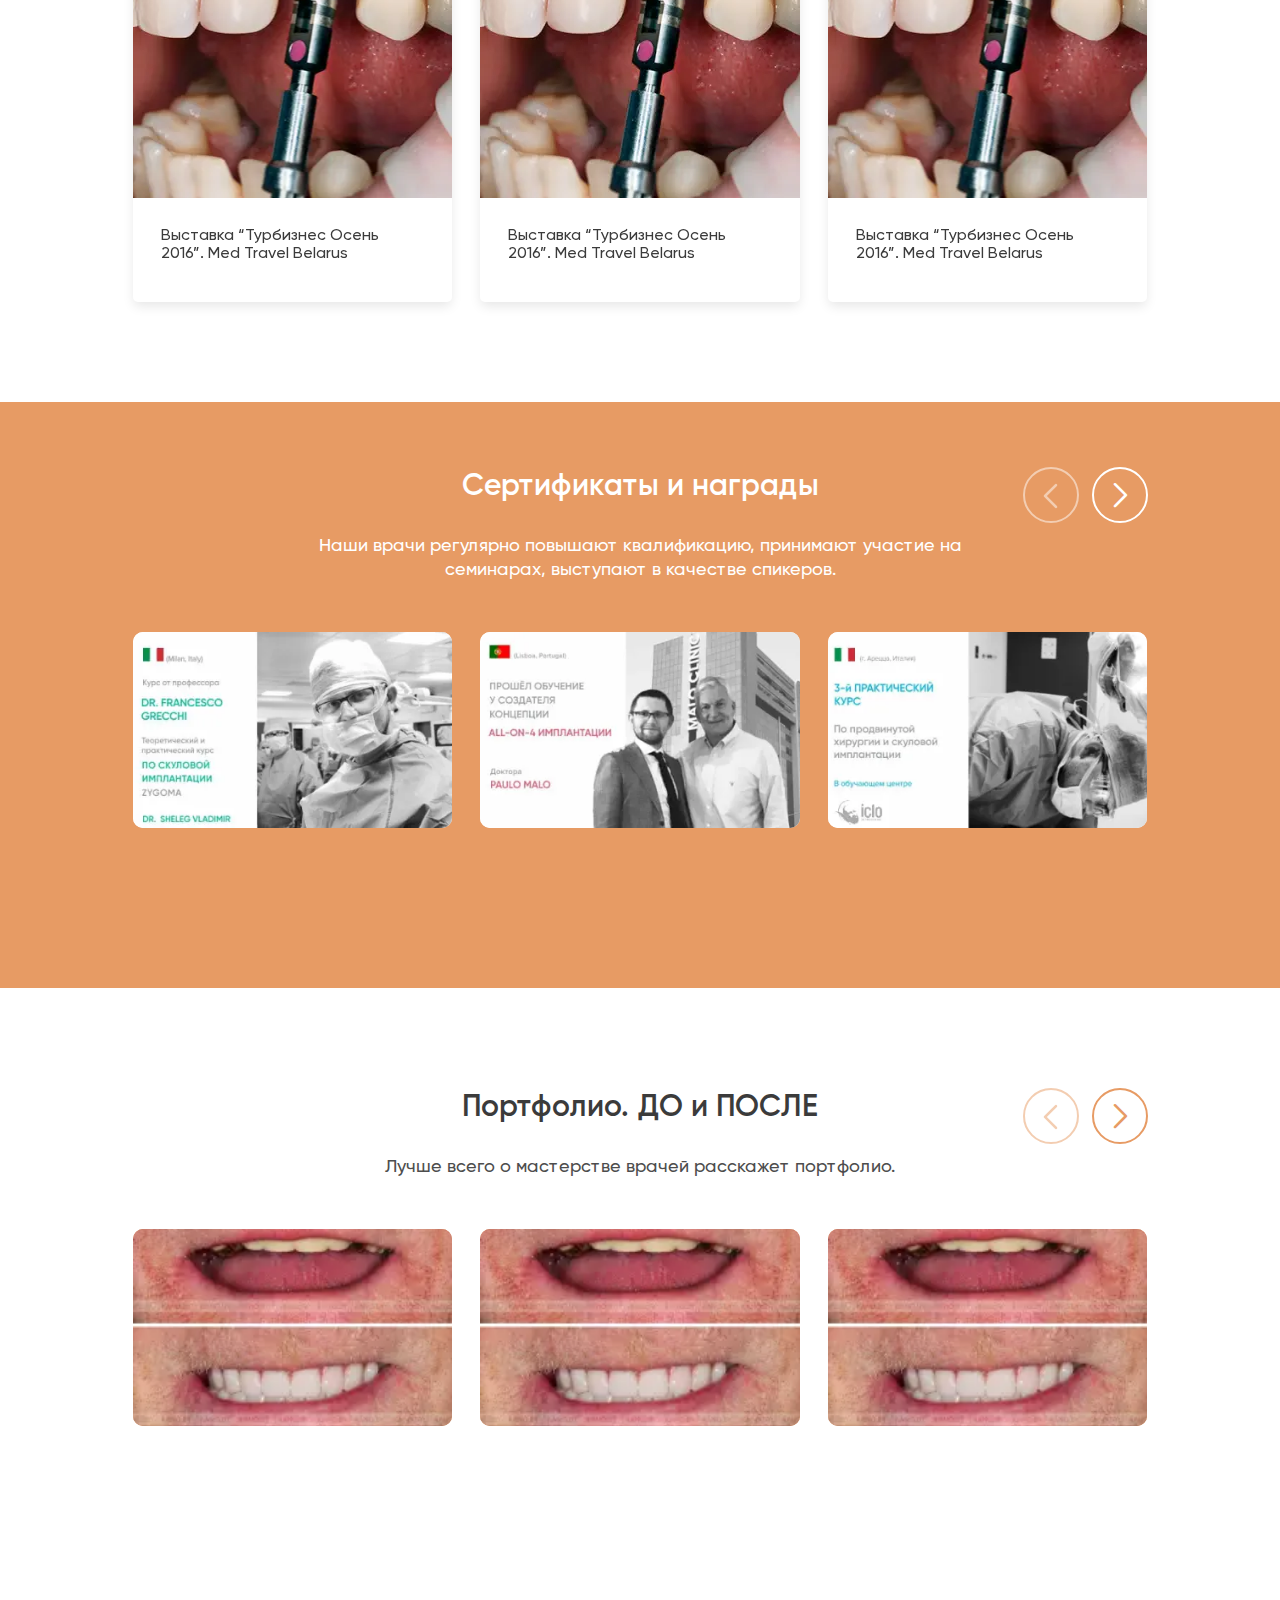
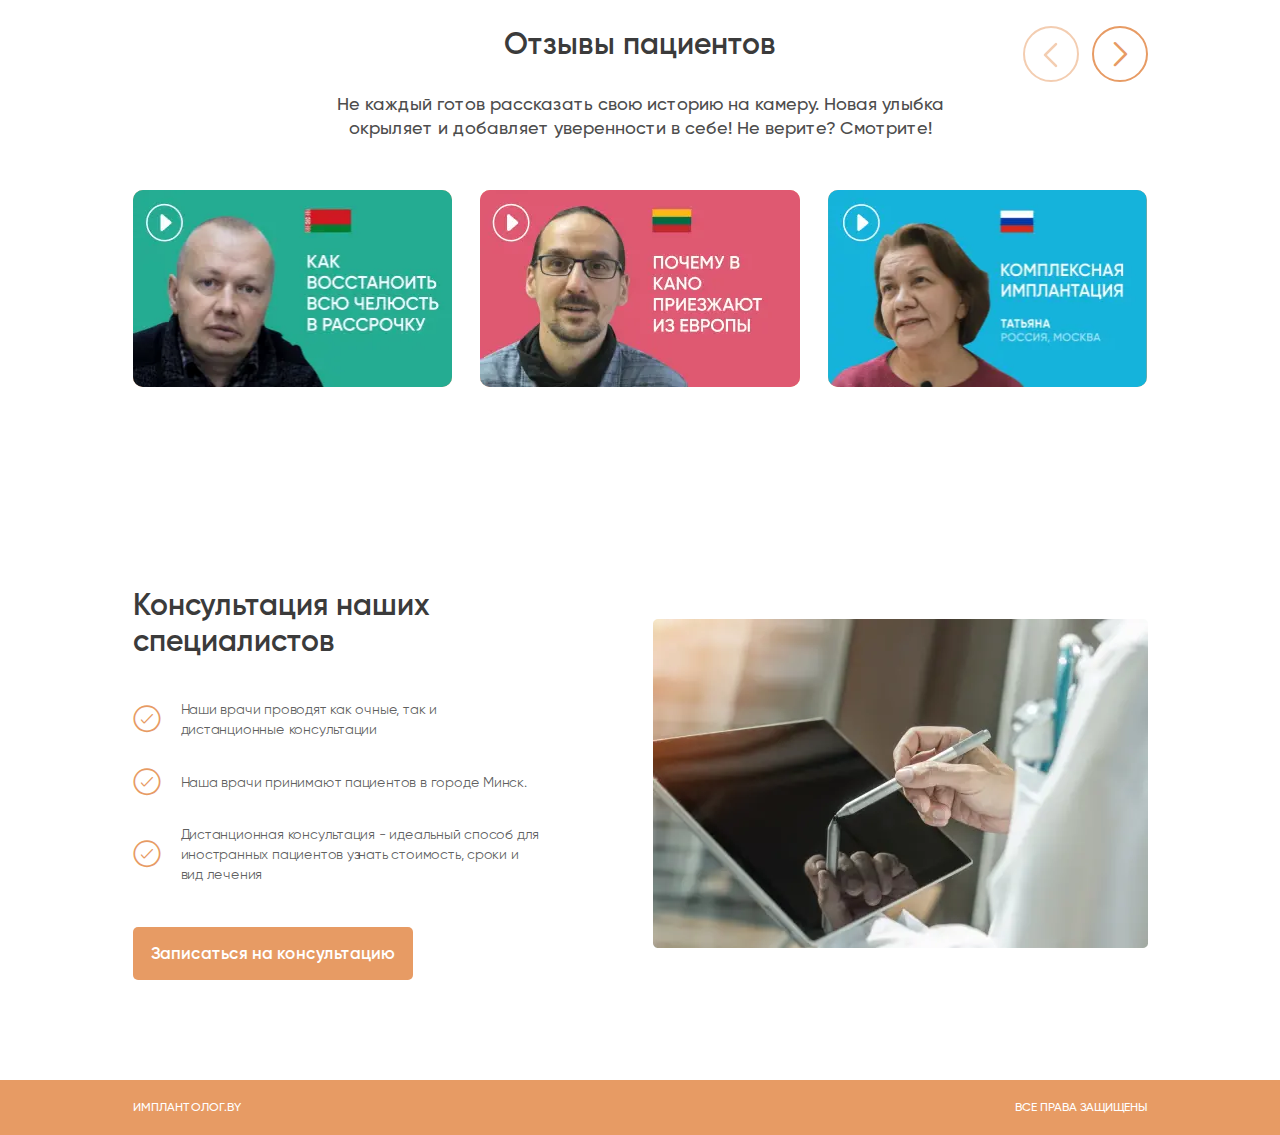
<file: doctor.html>
<!DOCTYPE html>
<html lang="ru">

<head>
	<title>Врач</title>
	<meta charset="UTF-8">
	<meta name="format-detection" content="telephone=no">
	<!-- <style>body{opacity: 0;}</style> -->
	<link rel="stylesheet" href="css/style.min.css?_v=20220221121436">
	<link rel="shortcut icon" href="favicon.ico">
	<!-- <meta name="robots" content="noindex, nofollow"> -->
	<meta name="viewport" content="width=device-width, initial-scale=1.0">
</head>

<body>
	<div class="wrapper">
		<header data-scroll="82" data-scroll-show class="header" data-lp>
			<div class="header__container">
				<a href="index.html" class="header__logo"><img src="img/logo.svg" alt="Иплантолог.by" /></a>
				<div class="header__menu menu">
					<nav class="menu__body">
						<ul class="menu__list">
							<li class="menu__item"><a href="blog.html" class="menu__link">Наши статьи</a></li>
							<li class="menu__item"><a href="doctors.html" class="menu__link">Врачи</a></li>
							<li class="menu__item"><a href="reviews.html" class="menu__link">Отзывы</a></li>
							<li class="menu__item"><a href="portfolio.html" class="menu__link">Примеры работ</a></li>
						</ul>
					</nav>
				</div>
				<button type="button" data-da=".menu__body, 991.98" class="header__button button button--header" data-popup="#consultation">Записаться на консультацию</button>
				<button type="button" class="menu__icon icon-menu"><span></span></button>
			</div>
		</header>

		<main class="page">
			<section class="doctor-promo">
				<div class="doctor-promo__container">
					<div class="doctor-promo__body">
						<div class="doctor-promo__info doctor-info">
							<h1 class="doctor-info__title">Шелег Владимир Леонидович</h1>
							<p class="doctor-info__text">Врач имплантолог-хирург. Ведущий хирург. Первая квалификационная категория</p>
						</div>
						<div class="doctor-promo__img">
							<picture><source srcset="img/main-page/doctor/01.webp" type="image/webp"><img src="img/main-page/doctor/01.png" alt="Картинка" /></picture>
						</div>
					</div>
				</div>
			</section>

			<section class="doctor-content">
				<div class="doctor-content__container">
					<div class="doctor-content__body">
						<div class="doctor-content__video">
							<iframe data-src="https://www.youtube.com/embed/UnU4o2R9Yro?rel=0&showinfo=0&autoplay=1"></iframe>
						</div>
						<div class="doctor-content__info">
							<h4>Сюда добавляется вся информация о враче с помощью конструктора</h4>
						</div>
					</div>
				</div>
			</section>

			<section class="blog-block">
				<div class="blog-block__container">
					<h2 class="title _secure-padding">Статьи доктора</h2>
					<div class="blog-block__body">
						<div class="blog-block__slider swiper">
							<div class="blog-block__wrapper swiper-wrapper">
								<a href="article.html" class="blog-block__slide swiper-slide blog-item">
									<div class="blog-item__image-ibg">
										<picture><source data-srcset="img/main-page/about-implantation-block/01.webp" type="image/webp"><img data-src="img/main-page/about-implantation-block/01.png" alt="Картинка" /></picture>
									</div>
									<h4 class="blog-item__title">Выставка “Турбизнес Осень 2016”. Med Travel Belarus</h4>
								</a>
								<a href="article.html" class="blog-block__slide swiper-slide blog-item">
									<div class="blog-item__image-ibg">
										<picture><source data-srcset="img/main-page/about-implantation-block/01.webp" type="image/webp"><img data-src="img/main-page/about-implantation-block/01.png" alt="Картинка" /></picture>
									</div>
									<h4 class="blog-item__title">Выставка “Турбизнес Осень 2016”. Med Travel Belarus</h4>
								</a>
								<a href="article.html" class="blog-block__slide swiper-slide blog-item">
									<div class="blog-item__image-ibg">
										<picture><source data-srcset="img/main-page/about-implantation-block/01.webp" type="image/webp"><img data-src="img/main-page/about-implantation-block/01.png" alt="Картинка" /></picture>
									</div>
									<h4 class="blog-item__title">Выставка “Турбизнес Осень 2016”. Med Travel Belarus</h4>
								</a>
								<a href="article.html" class="blog-block__slide swiper-slide blog-item">
									<div class="blog-item__image-ibg">
										<picture><source data-srcset="img/main-page/about-implantation-block/01.webp" type="image/webp"><img data-src="img/main-page/about-implantation-block/01.png" alt="Картинка" /></picture>
									</div>
									<h4 class="blog-item__title">Выставка “Турбизнес Осень 2016”. Med Travel Belarus</h4>
								</a>
							</div>
						</div>
					</div>
					<div class="slider-arrows slider-arrows--orange">
						<button type="button" class="slider-arrow-prev blog-slider-arrow-prev _icon-arrow"></button>
						<button type="button" class="slider-arrow-next blog-slider-arrow-next _icon-arrow"></button>
					</div>
				</div>
			</section>

			<section class="awards-block">
				<div class="awards-block__container">
					<h2 class="title title--white _secure-padding">Сертификаты и награды</h2>
					<h3 class="subtitle subtitle--white _secure-padding">
						Наши врачи регулярно повышают квалификацию, принимают участие на семинарах, выступают в качестве спикеров.
					</h3>
					<div class="awards-block__body">
						<div class="awards-block__slider swiper">
							<div class="awards-block__wrapper swiper-wrapper">
								<div class="awards-block__slide swiper-slide awards-item">
									<div class="awards-item__image-ibg">
										<picture><source data-srcset="img/main-page/awards-block/01.webp" type="image/webp"><img data-src="img/main-page/awards-block/01.png" alt="Картинка" /></picture>
									</div>
								</div>
								<div class="awards-block__slide swiper-slide awards-item">
									<div class="awards-item__image-ibg">
										<picture><source data-srcset="img/main-page/awards-block/03.webp" type="image/webp"><img data-src="img/main-page/awards-block/03.png" alt="Картинка" /></picture>
									</div>
								</div>
								<div class="awards-block__slide swiper-slide awards-item">
									<div class="awards-item__image-ibg">
										<picture><source data-srcset="img/main-page/awards-block/02.webp" type="image/webp"><img data-src="img/main-page/awards-block/02.png" alt="Картинка" /></picture>
									</div>
								</div>
								<div class="awards-block__slide swiper-slide awards-item">
									<div class="awards-item__image-ibg">
										<picture><source data-srcset="img/main-page/awards-block/03.webp" type="image/webp"><img data-src="img/main-page/awards-block/03.png" alt="Картинка" /></picture>
									</div>
								</div>
								<div class="awards-block__slide swiper-slide awards-item">
									<div class="awards-item__image-ibg"></div>
								</div>
							</div>
						</div>
					</div>
					<div class="slider-arrows slider-arrows--white">
						<button type="button" class="slider-arrow-prev awards-slider-arrow-prev _icon-arrow"></button>
						<button type="button" class="slider-arrow-next awards-slider-arrow-next _icon-arrow"></button>
					</div>
				</div>
			</section>

			<section class="portfolio-block">
				<div class="portfolio-block__container">
					<h2 class="title _secure-padding">Портфолио. ДО и ПОСЛЕ</h2>
					<h3 class="subtitle _secure-padding">Лучше всего о мастерстве врачей расскажет портфолио.</h3>
					<div class="portfolio-block__body">
						<div class="portfolio-block__slider swiper">
							<div class="portfolio-block__wrapper swiper-wrapper" data-gallery="portfolio-gallery">
								<a href="img/main-page/portfolio-block/01.png" class="portfolio-block__slide swiper-slide portfolio-item">
									<div class="portfolio-item__image-ibg">
										<picture><source data-srcset="img/main-page/portfolio-block/01.webp" type="image/webp"><img data-src="img/main-page/portfolio-block/01.png" alt="Картинка" /></picture>
									</div>
								</a>
								<a href="img/main-page/portfolio-block/01.png" class="portfolio-block__slide swiper-slide portfolio-item">
									<div class="portfolio-item__image-ibg">
										<picture><source data-srcset="img/main-page/portfolio-block/01.webp" type="image/webp"><img data-src="img/main-page/portfolio-block/01.png" alt="Картинка" /></picture>
									</div>
								</a>
								<a href="img/main-page/portfolio-block/01.png" class="portfolio-block__slide swiper-slide portfolio-item">
									<div class="portfolio-item__image-ibg">
										<picture><source data-srcset="img/main-page/portfolio-block/01.webp" type="image/webp"><img data-src="img/main-page/portfolio-block/01.png" alt="Картинка" /></picture>
									</div>
								</a>
								<a href="img/main-page/portfolio-block/01.png" class="portfolio-block__slide swiper-slide portfolio-item">
									<div class="portfolio-item__image-ibg">
										<picture><source data-srcset="img/main-page/portfolio-block/01.webp" type="image/webp"><img data-src="img/main-page/portfolio-block/01.png" alt="Картинка" /></picture>
									</div>
								</a>
								<a href="img/main-page/portfolio-block/01.png" class="portfolio-block__slide swiper-slide portfolio-item">
									<div class="portfolio-item__image-ibg">
										<picture><source data-srcset="img/main-page/portfolio-block/01.webp" type="image/webp"><img data-src="img/main-page/portfolio-block/01.png" alt="Картинка" /></picture>
									</div>
								</a>
								<a href="img/main-page/portfolio-block/01.png" class="portfolio-block__slide swiper-slide portfolio-item">
									<div class="portfolio-item__image-ibg">
										<picture><source data-srcset="img/main-page/portfolio-block/01.webp" type="image/webp"><img data-src="img/main-page/portfolio-block/01.png" alt="Картинка" /></picture>
									</div>
								</a>
							</div>
						</div>
					</div>
					<div class="slider-arrows slider-arrows--orange">
						<button type="button" class="slider-arrow-prev portfolio-slider-arrow-prev _icon-arrow"></button>
						<button type="button" class="slider-arrow-next portfolio-slider-arrow-next _icon-arrow"></button>
					</div>
				</div>
			</section>

			<section class="reviews-block">
				<div class="reviews-block__container">
					<h2 class="title _secure-padding">Отзывы пациентов</h2>
					<h3 class="subtitle _secure-padding">
						Не каждый готов рассказать свою историю на камеру. Новая улыбка окрыляет и добавляет уверенности в себе! Не верите? Смотрите!
					</h3>
					<div class="reviews-block__body">
						<div class="reviews-block__slider swiper">
							<div class="reviews-block__wrapper swiper-wrapper">
								<a href="#" class="reviews-block__slide swiper-slide reviews-item" tabindex="0" data-popup="#reviews" data-popup-youtube="-krI-9EAU2I">
									<div class="reviews-item__image-ibg">
										<picture><source data-srcset="img/main-page/reviews-block/01.webp" type="image/webp"><img data-src="img/main-page/reviews-block/01.png" alt="Картинка" /></picture>
									</div>
								</a>
								<a href="#" class="reviews-block__slide swiper-slide reviews-item" tabindex="0" data-popup="#reviews" data-popup-youtube="QzL5QUf8fhg">
									<div class="reviews-item__image-ibg">
										<picture><source data-srcset="img/main-page/reviews-block/02.webp" type="image/webp"><img data-src="img/main-page/reviews-block/02.png" tabindex="0" alt="Картинка" /></picture>
									</div>
								</a>
								<a href="#" class="reviews-block__slide swiper-slide reviews-item" tabindex="0" data-popup="#reviews" data-popup-youtube="QzL5QUf8fhg">
									<div class="reviews-item__image-ibg">
										<picture><source data-srcset="img/main-page/reviews-block/03.webp" type="image/webp"><img data-src="img/main-page/reviews-block/03.png" tabindex="0" alt="Картинка" /></picture>
									</div>
								</a>
								<a href="#" class="reviews-block__slide swiper-slide reviews-item" tabindex="0" data-popup="#reviews" data-popup-youtube="QzL5QUf8fhg">
									<div class="reviews-item__image-ibg">
										<picture><source data-srcset="img/main-page/reviews-block/04.webp" type="image/webp"><img data-src="img/main-page/reviews-block/04.png" alt="Картинка" /></picture>
									</div>
								</a>
								<a href="#" class="reviews-block__slide swiper-slide reviews-item" tabindex="0" data-popup="#reviews" data-popup-youtube="QzL5QUf8fhg">
									<div class="reviews-item__image-ibg">
										<picture><source data-srcset="img/main-page/reviews-block/05.webp" type="image/webp"><img data-src="img/main-page/reviews-block/05.png" alt="Картинка" /></picture>
									</div>
								</a>
							</div>
						</div>
					</div>
					<div class="slider-arrows slider-arrows--orange">
						<button type="button" class="slider-arrow-prev reviews-slider-arrow-prev _icon-arrow"></button>
						<button type="button" class="slider-arrow-next reviews-slider-arrow-next _icon-arrow"></button>
					</div>
				</div>
			</section>

			<section class="consultation-block">
				<div class="consultation-block__container">
					<div class="consultation-block__body">
						<div class="consultation-block__info info-consultation-block">
							<h2 class="title title--left-center">Консультация наших специалистов</h2>
							<ul class="info-consultation-block__list">
								<li class="info-consultation-block__item _icon-check">
									<span>Наши врачи проводят как очные, так и дистанционные консультации</span>
								</li>
								<li class="info-consultation-block__item _icon-check">
									<span>Наша врачи принимают пациентов в городе Минск.</span>
								</li>
								<li class="info-consultation-block__item _icon-check">
									<span>Дистанционная консультация - идеальный способ для иностранных пациентов узнать стоимость, сроки и вид лечения</span>
								</li>
							</ul>
							<button type="button" class="info-consultation-block__button button button--consultation-block" data-popup="#consultation">
								Записаться на консультацию
							</button>
						</div>
						<div class="consultation-block__image">
							<picture><source data-srcset="img/main-page/consultation-block/image.webp" type="image/webp"><img data-src="img/main-page/consultation-block/image.png" alt="Картинка" /></picture>
						</div>
					</div>
				</div>
			</section>
		</main>

		<footer class="footer">
			<div class="footer__container">
				<div class="footer__text">ИМПЛАНТОЛОГ.BY</div>
				<div class="footer__text">Все права защищены</div>
			</div>
		</footer>

	</div>
	<div id="reviews" aria-hidden="true" class="popup">
		<div class="popup__wrapper">
			<div class="popup__content popup__content--reviews">
				<button data-close type="button" class="popup__close _icon-close"></button>

				<div class="popup__video-wrap" data-popup-youtube-place></div>
			</div>
		</div>
	</div>

	<div id="consultation" aria-hidden="true" class="popup">
		<div class="popup__wrapper">
			<div class="popup__content popup__content--consultation">
				<button data-close type="button" class="popup__close _icon-close"></button>
				<div class="popup__body">
					<h2 class="popup__title">Записаться на консультацию</h2>
					<form action="" class="popup__form form-popup">
						<input autocomplete="off" type="text" placeholder="Ваше имя" name="name" class="form-popup__input" />
						<input autocomplete="off" type="email" placeholder="Ваше email" name="email" class="form-popup__input" />
						<input autocomplete="off" type="phone" name="phone" placeholder="" class="form-popup__input" required />
						<button type="submit" class="form-popup__button button button--form">Отправить заявку</button>
					</form>
				</div>
			</div>
		</div>
	</div>
	<script src="js/app.min.js?_v=20220221121436"></script>
</body>

</html>
</file>
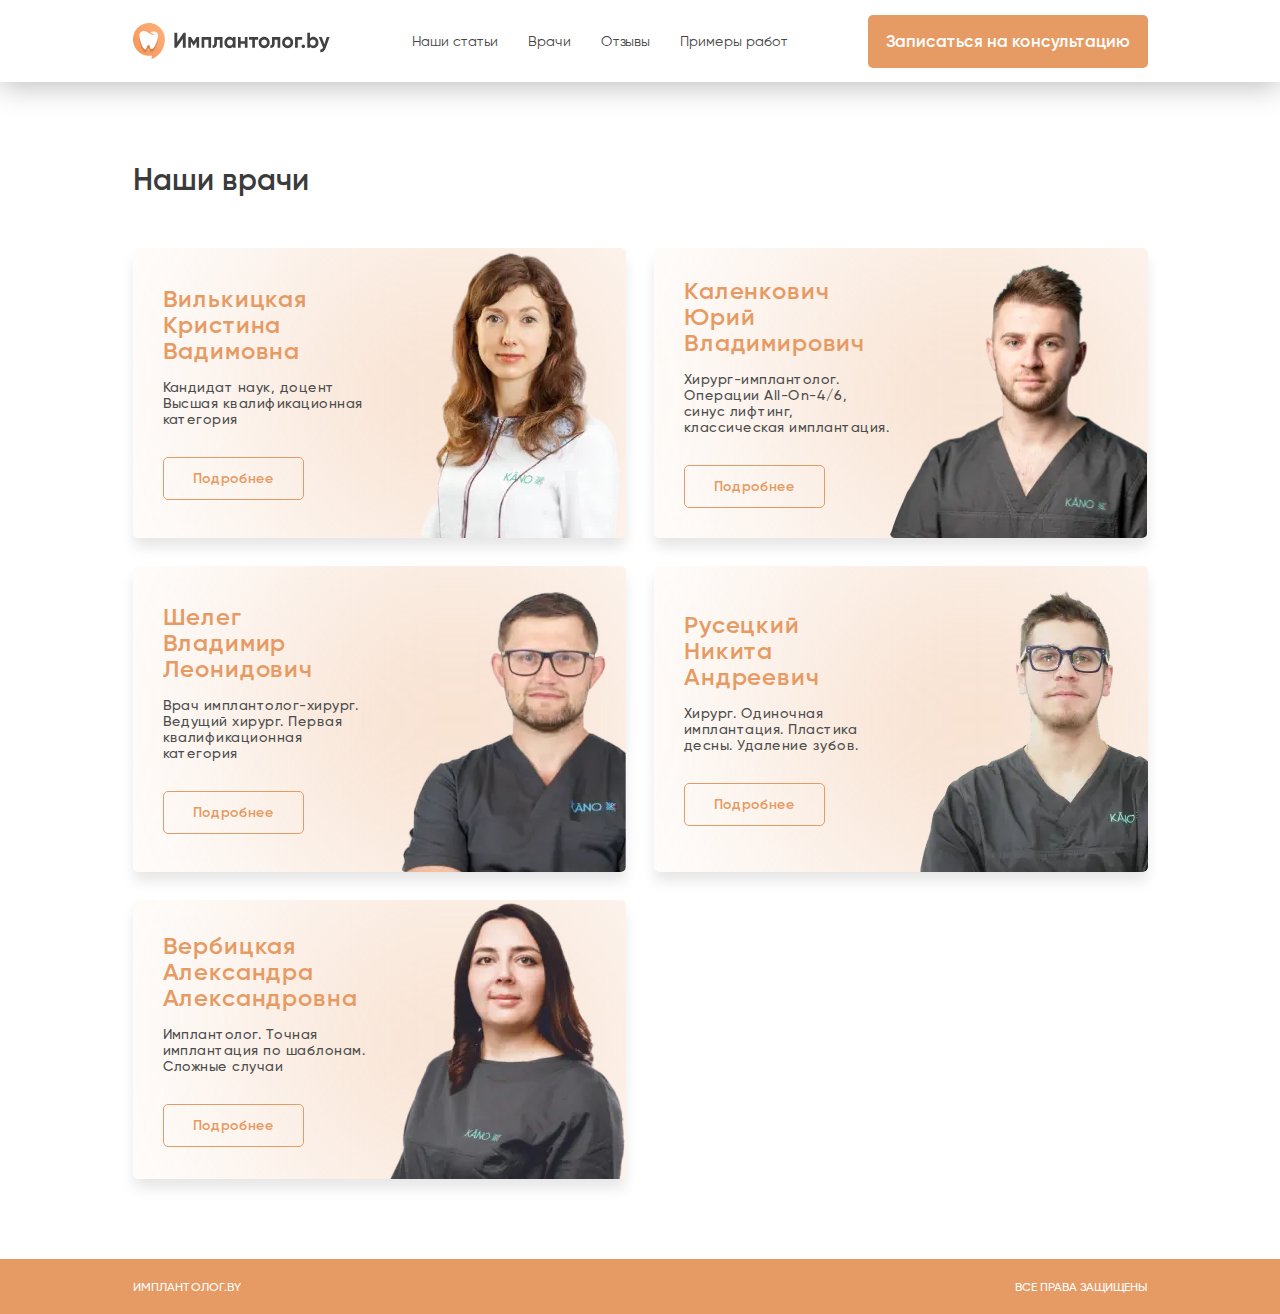
<file: doctors.html>
<!DOCTYPE html>
<html lang="ru">

<head>
	<title>Наши врачи</title>
	<meta charset="UTF-8">
	<meta name="format-detection" content="telephone=no">
	<!-- <style>body{opacity: 0;}</style> -->
	<link rel="stylesheet" href="css/style.min.css?_v=20220221121436">
	<link rel="shortcut icon" href="favicon.ico">
	<!-- <meta name="robots" content="noindex, nofollow"> -->
	<meta name="viewport" content="width=device-width, initial-scale=1.0">
</head>

<body>
	<div class="wrapper">
		<header data-scroll="82" data-scroll-show class="header" data-lp>
			<div class="header__container">
				<a href="index.html" class="header__logo"><img src="img/logo.svg" alt="Иплантолог.by" /></a>
				<div class="header__menu menu">
					<nav class="menu__body">
						<ul class="menu__list">
							<li class="menu__item"><a href="blog.html" class="menu__link">Наши статьи</a></li>
							<li class="menu__item"><a href="doctors.html" class="menu__link">Врачи</a></li>
							<li class="menu__item"><a href="reviews.html" class="menu__link">Отзывы</a></li>
							<li class="menu__item"><a href="portfolio.html" class="menu__link">Примеры работ</a></li>
						</ul>
					</nav>
				</div>
				<button type="button" data-da=".menu__body, 991.98" class="header__button button button--header" data-popup="#consultation">Записаться на консультацию</button>
				<button type="button" class="menu__icon icon-menu"><span></span></button>
			</div>
		</header>

		<main class="page">
			<section class="doctors">
				<div class="doctors__container">
					<h2 class="title title--left">Наши врачи</h2>
					<div class="doctors__body">
						<article class="doctors-item">
							<div class="doctors-item__info doctors-item-info">
								<h4 class="doctors-item-info__title">Вилькицкая кристина Вадимовна</h4>
								<p class="doctors-item-info__text">Кандидат наук, доцент Высшая квалификационная категория</p>
								<a href="doctor.html" class="doctors-item-info__link">Подробнее</a>
							</div>
							<div class="doctors-item__media">
								<picture><source srcset="img/main-page/doctors/01.webp" type="image/webp"><img src="img/main-page/doctors/01.png" alt="Картинка" /></picture>
							</div>
						</article>
						<article class="doctors-item">
							<div class="doctors-item__info doctors-item-info">
								<h4 class="doctors-item-info__title">Каленкович Юрий Владимирович</h4>
								<p class="doctors-item-info__text">Хирург-имплантолог. Операции All-On-4/6, синус лифтинг, классическая имплантация.</p>
								<a href="doctor.html" class="doctors-item-info__link">Подробнее</a>
							</div>
							<div class="doctors-item__media">
								<picture><source srcset="img/main-page/doctors/02.webp" type="image/webp"><img src="img/main-page/doctors/02.png" alt="Картинка" /></picture>
							</div>
						</article>
						<article class="doctors-item">
							<div class="doctors-item__info doctors-item-info">
								<h4 class="doctors-item-info__title">Шелег Владимир Леонидович</h4>
								<p class="doctors-item-info__text">Врач имплантолог-хирург. Ведущий хирург. Первая квалификационная категория</p>
								<a href="doctor.html" class="doctors-item-info__link">Подробнее</a>
							</div>
							<div class="doctors-item__media">
								<picture><source srcset="img/main-page/doctors/03.webp" type="image/webp"><img src="img/main-page/doctors/03.png" alt="Картинка" /></picture>
							</div>
						</article>
						<article class="doctors-item">
							<div class="doctors-item__info doctors-item-info">
								<h4 class="doctors-item-info__title">Русецкий Никита Андреевич</h4>
								<p class="doctors-item-info__text">Хирург. Одиночная имплантация. Пластика десны. Удаление зубов.</p>
								<a href="doctor.html" class="doctors-item-info__link">Подробнее</a>
							</div>
							<div class="doctors-item__media">
								<picture><source srcset="img/main-page/doctors/04.webp" type="image/webp"><img src="img/main-page/doctors/04.png" alt="Картинка" /></picture>
							</div>
						</article>
						<article class="doctors-item">
							<div class="doctors-item__info doctors-item-info">
								<h4 class="doctors-item-info__title">Вербицкая Александра Александровна</h4>
								<p class="doctors-item-info__text">Имплантолог. Точная имплантация по шаблонам. Сложные случаи</p>
								<a href="doctor.html" class="doctors-item-info__link">Подробнее</a>
							</div>
							<div class="doctors-item__media">
								<picture><source srcset="img/main-page/doctors/05.webp" type="image/webp"><img src="img/main-page/doctors/05.png" alt="Картинка" /></picture>
							</div>
						</article>
					</div>
				</div>
			</section>
		</main>

		<footer class="footer">
			<div class="footer__container">
				<div class="footer__text">ИМПЛАНТОЛОГ.BY</div>
				<div class="footer__text">Все права защищены</div>
			</div>
		</footer>

	</div>
	<div id="reviews" aria-hidden="true" class="popup">
		<div class="popup__wrapper">
			<div class="popup__content popup__content--reviews">
				<button data-close type="button" class="popup__close _icon-close"></button>

				<div class="popup__video-wrap" data-popup-youtube-place></div>
			</div>
		</div>
	</div>

	<div id="consultation" aria-hidden="true" class="popup">
		<div class="popup__wrapper">
			<div class="popup__content popup__content--consultation">
				<button data-close type="button" class="popup__close _icon-close"></button>
				<div class="popup__body">
					<h2 class="popup__title">Записаться на консультацию</h2>
					<form action="" class="popup__form form-popup">
						<input autocomplete="off" type="text" placeholder="Ваше имя" name="name" class="form-popup__input" />
						<input autocomplete="off" type="email" placeholder="Ваше email" name="email" class="form-popup__input" />
						<input autocomplete="off" type="phone" name="phone" placeholder="" class="form-popup__input" required />
						<button type="submit" class="form-popup__button button button--form">Отправить заявку</button>
					</form>
				</div>
			</div>
		</div>
	</div>
	<script src="js/app.min.js?_v=20220221121436"></script>
</body>

</html>
</file>
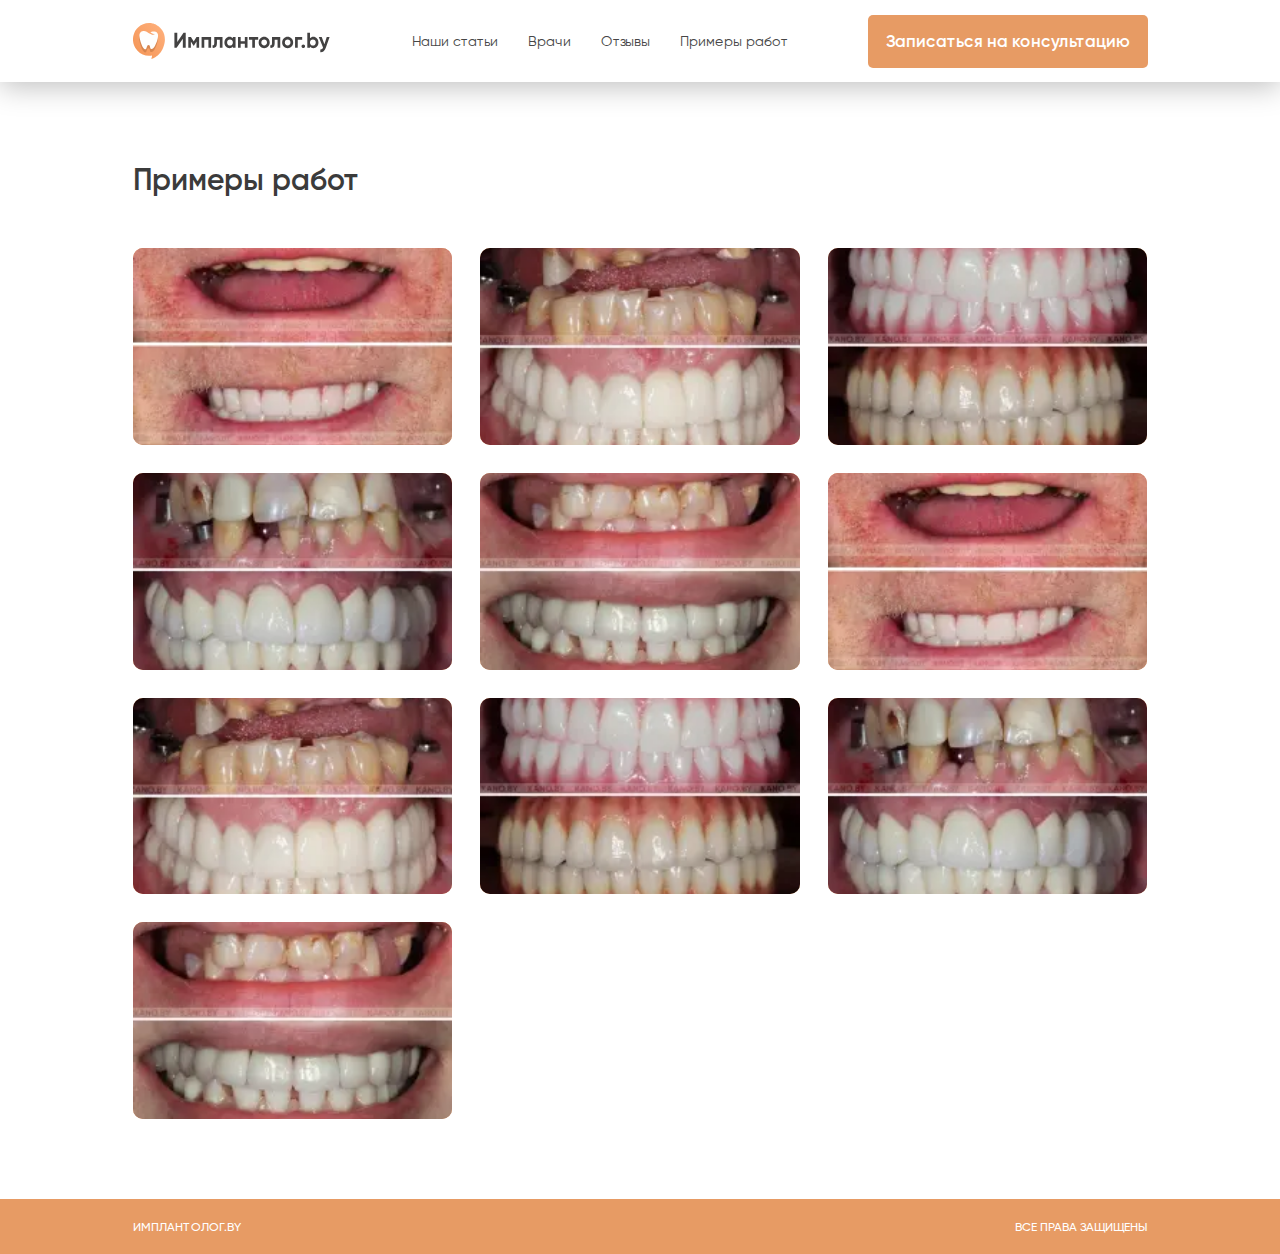
<file: portfolio.html>
<!DOCTYPE html>
<html lang="ru">

<head>
	<title>Примеры работ</title>
	<meta charset="UTF-8">
	<meta name="format-detection" content="telephone=no">
	<!-- <style>body{opacity: 0;}</style> -->
	<link rel="stylesheet" href="css/style.min.css?_v=20220221121436">
	<link rel="shortcut icon" href="favicon.ico">
	<!-- <meta name="robots" content="noindex, nofollow"> -->
	<meta name="viewport" content="width=device-width, initial-scale=1.0">
</head>

<body>
	<div class="wrapper">
		<header data-scroll="82" data-scroll-show class="header" data-lp>
			<div class="header__container">
				<a href="index.html" class="header__logo"><img src="img/logo.svg" alt="Иплантолог.by" /></a>
				<div class="header__menu menu">
					<nav class="menu__body">
						<ul class="menu__list">
							<li class="menu__item"><a href="blog.html" class="menu__link">Наши статьи</a></li>
							<li class="menu__item"><a href="doctors.html" class="menu__link">Врачи</a></li>
							<li class="menu__item"><a href="reviews.html" class="menu__link">Отзывы</a></li>
							<li class="menu__item"><a href="portfolio.html" class="menu__link">Примеры работ</a></li>
						</ul>
					</nav>
				</div>
				<button type="button" data-da=".menu__body, 991.98" class="header__button button button--header" data-popup="#consultation">Записаться на консультацию</button>
				<button type="button" class="menu__icon icon-menu"><span></span></button>
			</div>
		</header>

		<main class="page">
			<section class="portfolio">
				<div class="portfolio__container">
					<h2 class="title title--left">Примеры работ</h2>
					<div class="portfolio__body" data-gallery="portfolio-gallery">
						<a href="img/main-page/portfolio-block/01.png" class="portfolio-item">
							<div class="portfolio-item__image-ibg">
								<picture><source data-srcset="img/main-page/portfolio-block/01.webp" type="image/webp"><img data-src="img/main-page/portfolio-block/01.png" alt="Картинка" /></picture>
							</div>
						</a>
						<a href="img/main-page/portfolio-block/02.png" class="portfolio-item">
							<div class="portfolio-item__image-ibg">
								<picture><source data-srcset="img/main-page/portfolio-block/02.webp" type="image/webp"><img data-src="img/main-page/portfolio-block/02.png" alt="Картинка" /></picture>
							</div>
						</a>
						<a href="img/main-page/portfolio-block/03.png" class="portfolio-item">
							<div class="portfolio-item__image-ibg">
								<picture><source data-srcset="img/main-page/portfolio-block/03.webp" type="image/webp"><img data-src="img/main-page/portfolio-block/03.png" alt="Картинка" /></picture>
							</div>
						</a>
						<a href="img/main-page/portfolio-block/04.png" class="portfolio-item">
							<div class="portfolio-item__image-ibg">
								<picture><source data-srcset="img/main-page/portfolio-block/04.webp" type="image/webp"><img data-src="img/main-page/portfolio-block/04.png" alt="Картинка" /></picture>
							</div>
						</a>
						<a href="img/main-page/portfolio-block/05.png" class="portfolio-item">
							<div class="portfolio-item__image-ibg">
								<picture><source data-srcset="img/main-page/portfolio-block/05.webp" type="image/webp"><img data-src="img/main-page/portfolio-block/05.png" alt="Картинка" /></picture>
							</div>
						</a>
						<a href="img/main-page/portfolio-block/01.png" class="portfolio-item">
							<div class="portfolio-item__image-ibg">
								<picture><source data-srcset="img/main-page/portfolio-block/01.webp" type="image/webp"><img data-src="img/main-page/portfolio-block/01.png" alt="Картинка" /></picture>
							</div>
						</a>
						<a href="img/main-page/portfolio-block/02.png" class="portfolio-item">
							<div class="portfolio-item__image-ibg">
								<picture><source data-srcset="img/main-page/portfolio-block/02.webp" type="image/webp"><img data-src="img/main-page/portfolio-block/02.png" alt="Картинка" /></picture>
							</div>
						</a>
						<a href="img/main-page/portfolio-block/03.png" class="portfolio-item">
							<div class="portfolio-item__image-ibg">
								<picture><source data-srcset="img/main-page/portfolio-block/03.webp" type="image/webp"><img data-src="img/main-page/portfolio-block/03.png" alt="Картинка" /></picture>
							</div>
						</a>
						<a href="img/main-page/portfolio-block/04.png" class="portfolio-item">
							<div class="portfolio-item__image-ibg">
								<picture><source data-srcset="img/main-page/portfolio-block/04.webp" type="image/webp"><img data-src="img/main-page/portfolio-block/04.png" alt="Картинка" /></picture>
							</div>
						</a>
						<a href="img/main-page/portfolio-block/05.png" class="portfolio-item">
							<div class="portfolio-item__image-ibg">
								<picture><source data-srcset="img/main-page/portfolio-block/05.webp" type="image/webp"><img data-src="img/main-page/portfolio-block/05.png" alt="Картинка" /></picture>
							</div>
						</a>
					</div>
				</div>
			</section>
		</main>

		<footer class="footer">
			<div class="footer__container">
				<div class="footer__text">ИМПЛАНТОЛОГ.BY</div>
				<div class="footer__text">Все права защищены</div>
			</div>
		</footer>

	</div>
	<div id="reviews" aria-hidden="true" class="popup">
		<div class="popup__wrapper">
			<div class="popup__content popup__content--reviews">
				<button data-close type="button" class="popup__close _icon-close"></button>

				<div class="popup__video-wrap" data-popup-youtube-place></div>
			</div>
		</div>
	</div>

	<div id="consultation" aria-hidden="true" class="popup">
		<div class="popup__wrapper">
			<div class="popup__content popup__content--consultation">
				<button data-close type="button" class="popup__close _icon-close"></button>
				<div class="popup__body">
					<h2 class="popup__title">Записаться на консультацию</h2>
					<form action="" class="popup__form form-popup">
						<input autocomplete="off" type="text" placeholder="Ваше имя" name="name" class="form-popup__input" />
						<input autocomplete="off" type="email" placeholder="Ваше email" name="email" class="form-popup__input" />
						<input autocomplete="off" type="phone" name="phone" placeholder="" class="form-popup__input" required />
						<button type="submit" class="form-popup__button button button--form">Отправить заявку</button>
					</form>
				</div>
			</div>
		</div>
	</div>
	<script src="js/app.min.js?_v=20220221121436"></script>
</body>

</html>

<!-- <a href="iimg1.jpg" data-lg-size="1600-2400">
	<picture><source srcset="img/thumb1.webp" type="image/webp"><img alt="img1" src="img/thumb1.jpg" /></picture>
</a> -->
</file>
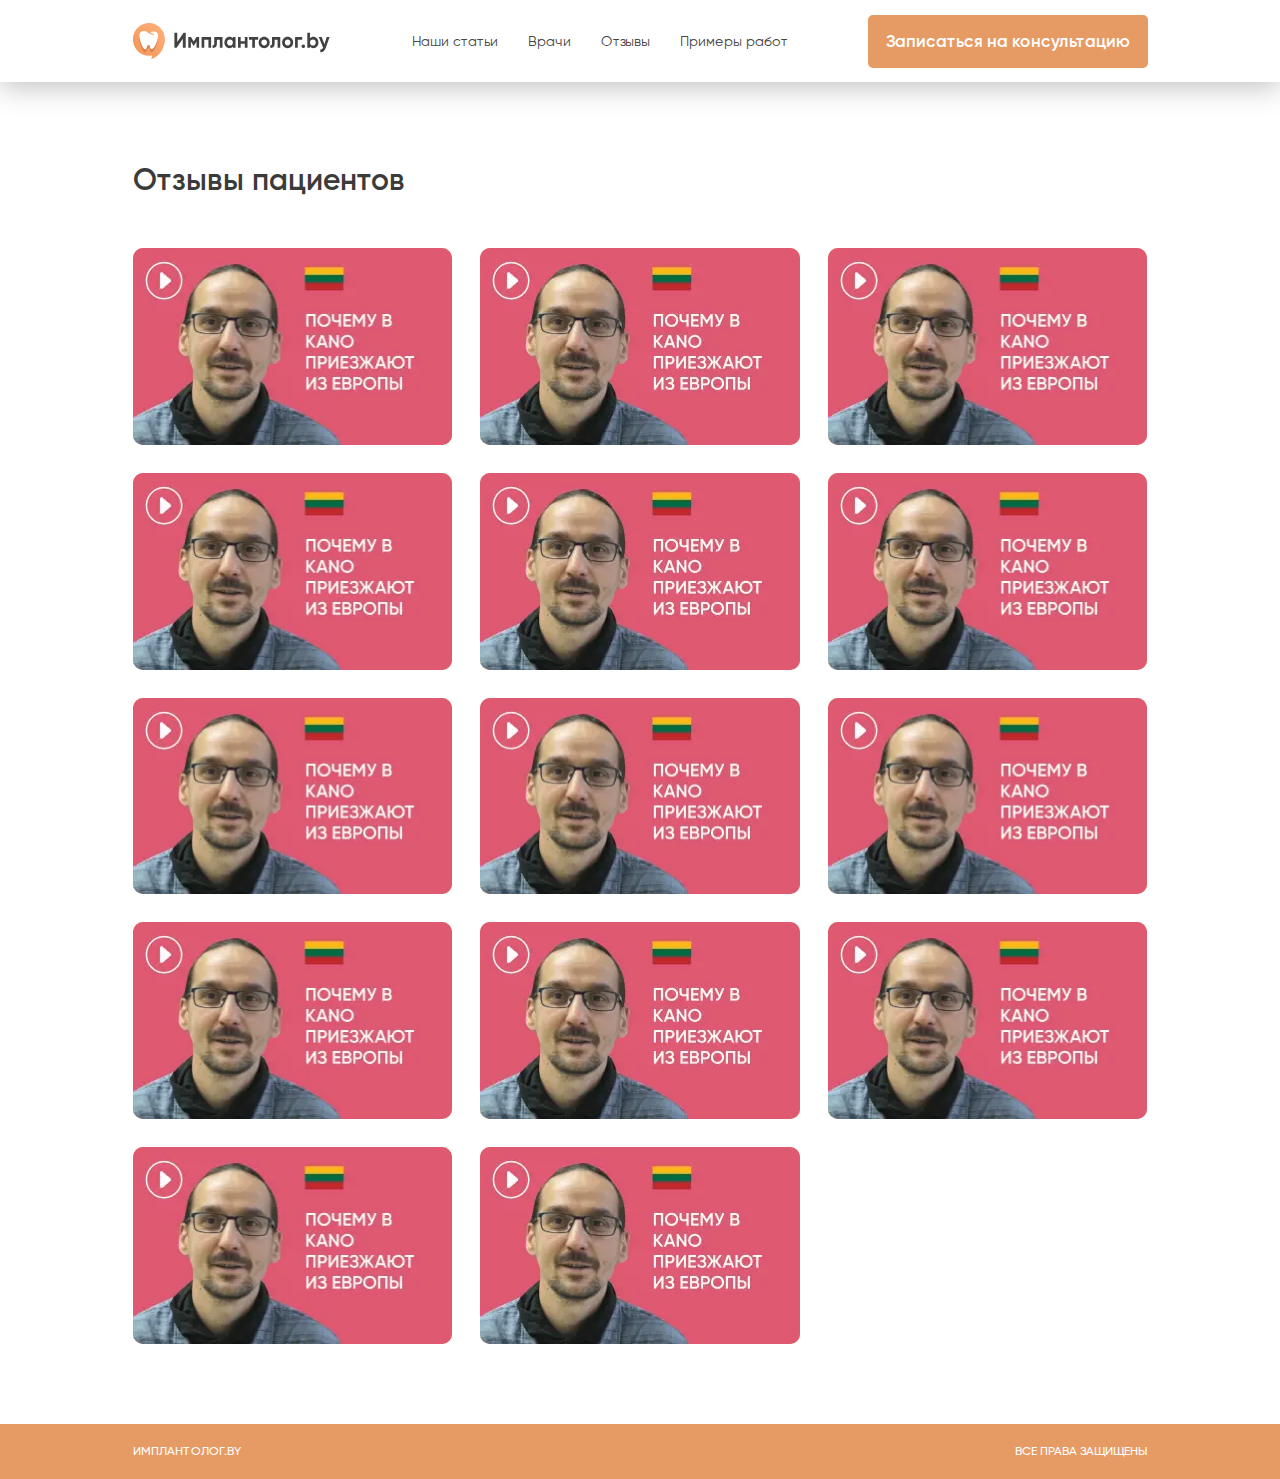
<file: reviews.html>
<!DOCTYPE html>
<html lang="ru">

<head>
	<title>Отзывы</title>
	<meta charset="UTF-8">
	<meta name="format-detection" content="telephone=no">
	<!-- <style>body{opacity: 0;}</style> -->
	<link rel="stylesheet" href="css/style.min.css?_v=20220221121436">
	<link rel="shortcut icon" href="favicon.ico">
	<!-- <meta name="robots" content="noindex, nofollow"> -->
	<meta name="viewport" content="width=device-width, initial-scale=1.0">
</head>

<body>
	<div class="wrapper">
		<header data-scroll="82" data-scroll-show class="header" data-lp>
			<div class="header__container">
				<a href="index.html" class="header__logo"><img src="img/logo.svg" alt="Иплантолог.by" /></a>
				<div class="header__menu menu">
					<nav class="menu__body">
						<ul class="menu__list">
							<li class="menu__item"><a href="blog.html" class="menu__link">Наши статьи</a></li>
							<li class="menu__item"><a href="doctors.html" class="menu__link">Врачи</a></li>
							<li class="menu__item"><a href="reviews.html" class="menu__link">Отзывы</a></li>
							<li class="menu__item"><a href="portfolio.html" class="menu__link">Примеры работ</a></li>
						</ul>
					</nav>
				</div>
				<button type="button" data-da=".menu__body, 991.98" class="header__button button button--header" data-popup="#consultation">Записаться на консультацию</button>
				<button type="button" class="menu__icon icon-menu"><span></span></button>
			</div>
		</header>

		<main class="page">
			<section class="reviews">
				<div class="reviews__container">
					<h2 class="title title--left">Отзывы пациентов</h2>
					<div class="reviews__body">
						<a href="#" class="reviews-item" data-popup="#reviews" data-popup-youtube="-krI-9EAU2I">
							<div class="reviews-item__image-ibg">
								<picture><source data-srcset="img/main-page/reviews-block/02.webp" type="image/webp"><img data-src="img/main-page/reviews-block/02.png" alt="Картинка" /></picture>
							</div>
						</a>
						<a href="#" class="reviews-item" data-popup="#reviews" data-popup-youtube="-krI-9EAU2I">
							<div class="reviews-item__image-ibg">
								<picture><source data-srcset="img/main-page/reviews-block/02.webp" type="image/webp"><img data-src="img/main-page/reviews-block/02.png" alt="Картинка" /></picture>
							</div>
						</a>

						<a href="#" class="reviews-item" data-popup="#reviews" data-popup-youtube="-krI-9EAU2I">
							<div class="reviews-item__image-ibg">
								<picture><source data-srcset="img/main-page/reviews-block/02.webp" type="image/webp"><img data-src="img/main-page/reviews-block/02.png" alt="Картинка" /></picture>
							</div>
						</a>
						<a href="#" class="reviews-item" data-popup="#reviews" data-popup-youtube="-krI-9EAU2I">
							<div class="reviews-item__image-ibg">
								<picture><source data-srcset="img/main-page/reviews-block/02.webp" type="image/webp"><img data-src="img/main-page/reviews-block/02.png" alt="Картинка" /></picture>
							</div>
						</a>

						<a href="#" class="reviews-item" data-popup="#reviews" data-popup-youtube="-krI-9EAU2I">
							<div class="reviews-item__image-ibg">
								<picture><source data-srcset="img/main-page/reviews-block/02.webp" type="image/webp"><img data-src="img/main-page/reviews-block/02.png" alt="Картинка" /></picture>
							</div>
						</a>
						<a href="#" class="reviews-item" data-popup="#reviews" data-popup-youtube="-krI-9EAU2I">
							<div class="reviews-item__image-ibg">
								<picture><source data-srcset="img/main-page/reviews-block/02.webp" type="image/webp"><img data-src="img/main-page/reviews-block/02.png" alt="Картинка" /></picture>
							</div>
						</a>

						<a href="#" class="reviews-item" data-popup="#reviews" data-popup-youtube="-krI-9EAU2I">
							<div class="reviews-item__image-ibg">
								<picture><source data-srcset="img/main-page/reviews-block/02.webp" type="image/webp"><img data-src="img/main-page/reviews-block/02.png" alt="Картинка" /></picture>
							</div>
						</a>
						<a href="#" class="reviews-item" data-popup="#reviews" data-popup-youtube="-krI-9EAU2I">
							<div class="reviews-item__image-ibg">
								<picture><source data-srcset="img/main-page/reviews-block/02.webp" type="image/webp"><img data-src="img/main-page/reviews-block/02.png" alt="Картинка" /></picture>
							</div>
						</a>

						<a href="#" class="reviews-item" data-popup="#reviews" data-popup-youtube="-krI-9EAU2I">
							<div class="reviews-item__image-ibg">
								<picture><source data-srcset="img/main-page/reviews-block/02.webp" type="image/webp"><img data-src="img/main-page/reviews-block/02.png" alt="Картинка" /></picture>
							</div>
						</a>
						<a href="#" class="reviews-item" data-popup="#reviews" data-popup-youtube="-krI-9EAU2I">
							<div class="reviews-item__image-ibg">
								<picture><source data-srcset="img/main-page/reviews-block/02.webp" type="image/webp"><img data-src="img/main-page/reviews-block/02.png" alt="Картинка" /></picture>
							</div>
						</a>

						<a href="#" class="reviews-item" data-popup="#reviews" data-popup-youtube="-krI-9EAU2I">
							<div class="reviews-item__image-ibg">
								<picture><source data-srcset="img/main-page/reviews-block/02.webp" type="image/webp"><img data-src="img/main-page/reviews-block/02.png" alt="Картинка" /></picture>
							</div>
						</a>
						<a href="#" class="reviews-item" data-popup="#reviews" data-popup-youtube="-krI-9EAU2I">
							<div class="reviews-item__image-ibg">
								<picture><source data-srcset="img/main-page/reviews-block/02.webp" type="image/webp"><img data-src="img/main-page/reviews-block/02.png" alt="Картинка" /></picture>
							</div>
						</a>

						<a href="#" class="reviews-item" data-popup="#reviews" data-popup-youtube="-krI-9EAU2I">
							<div class="reviews-item__image-ibg">
								<picture><source data-srcset="img/main-page/reviews-block/02.webp" type="image/webp"><img data-src="img/main-page/reviews-block/02.png" alt="Картинка" /></picture>
							</div>
						</a>
						<a href="#" class="reviews-item" data-popup="#reviews" data-popup-youtube="-krI-9EAU2I">
							<div class="reviews-item__image-ibg">
								<picture><source data-srcset="img/main-page/reviews-block/02.webp" type="image/webp"><img data-src="img/main-page/reviews-block/02.png" alt="Картинка" /></picture>
							</div>
						</a>

					</div>
				</div>
			</section>
		</main>

		<footer class="footer">
			<div class="footer__container">
				<div class="footer__text">ИМПЛАНТОЛОГ.BY</div>
				<div class="footer__text">Все права защищены</div>
			</div>
		</footer>

	</div>
	<div id="reviews" aria-hidden="true" class="popup">
		<div class="popup__wrapper">
			<div class="popup__content popup__content--reviews">
				<button data-close type="button" class="popup__close _icon-close"></button>

				<div class="popup__video-wrap" data-popup-youtube-place></div>
			</div>
		</div>
	</div>

	<div id="consultation" aria-hidden="true" class="popup">
		<div class="popup__wrapper">
			<div class="popup__content popup__content--consultation">
				<button data-close type="button" class="popup__close _icon-close"></button>
				<div class="popup__body">
					<h2 class="popup__title">Записаться на консультацию</h2>
					<form action="" class="popup__form form-popup">
						<input autocomplete="off" type="text" placeholder="Ваше имя" name="name" class="form-popup__input" />
						<input autocomplete="off" type="email" placeholder="Ваше email" name="email" class="form-popup__input" />
						<input autocomplete="off" type="phone" name="phone" placeholder="" class="form-popup__input" required />
						<button type="submit" class="form-popup__button button button--form">Отправить заявку</button>
					</form>
				</div>
			</div>
		</div>
	</div>
	<script src="js/app.min.js?_v=20220221121436"></script>
</body>

</html>
</file>
<file: css/style.min.css>
@charset "UTF-8";@font-face{font-family:Gilroy;font-display:swap;src:url(../fonts/Gilroy-Bold.woff2) format("woff2"),url(../fonts/Gilroy-Bold.woff) format("woff");font-weight:700;font-style:normal}@font-face{font-family:Gilroy;font-display:swap;src:url(../fonts/Gilroy-Medium.woff2) format("woff2"),url(../fonts/Gilroy-Medium.woff) format("woff");font-weight:500;font-style:normal}@font-face{font-family:Gilroy;font-display:swap;src:url(../fonts/Gilroy-Regular.woff2) format("woff2"),url(../fonts/Gilroy-Regular.woff) format("woff");font-weight:400;font-style:normal}@font-face{font-family:icons;font-display:swap;src:url(../fonts/icons.woff2) format("woff2"),url(../fonts/icons.woff) format("woff");font-weight:400;font-style:normal}@font-face{font-family:Gilroy;font-display:swap;src:url(../fonts/Gilroy-SemiBold.woff2) format("woff2"),url(../fonts/Gilroy-SemiBold.woff) format("woff");font-weight:600;font-style:normal}[class*=_icon-]:before{font-family:icons;font-style:normal;font-weight:400;font-variant:normal;text-transform:none;line-height:1;-webkit-font-smoothing:antialiased;-moz-osx-font-smoothing:grayscale}[class*=_icon-]:before{display:block}._icon-arrow:before{content:"\e900"}._icon-check:before{content:"\e901"}._icon-close:before{content:"\e902"}*{padding:0;margin:0;border:0}*,:after,:before{-webkit-box-sizing:border-box;box-sizing:border-box}body,html{height:100%;min-width:320px}body{color:#3b3b3b;line-height:1;font-family:Gilroy;font-size:1rem;-ms-text-size-adjust:100%;-moz-text-size-adjust:100%;-webkit-text-size-adjust:100%;-webkit-font-smoothing:antialiased;-moz-osx-font-smoothing:grayscale}button,input,textarea{font-family:Gilroy;font-size:inherit}button{cursor:pointer;color:inherit;background-color:inherit}a{color:inherit}a:link,a:visited{text-decoration:none}a:hover{text-decoration:none}ul li{list-style:none}img{vertical-align:top}h1,h2,h3,h4,h5,h6{font-weight:inherit;font-size:inherit}body{font-weight:500}.lock body{overflow:hidden;-ms-touch-action:none;touch-action:none}.wrapper{min-height:100%;display:-webkit-box;display:-ms-flexbox;display:flex;-webkit-box-orient:vertical;-webkit-box-direction:normal;-ms-flex-direction:column;flex-direction:column;overflow:hidden}.wrapper>main{-webkit-box-flex:1;-ms-flex:1 1 auto;flex:1 1 auto;margin-top:5.125rem}.wrapper>*{min-width:0}[class*=__container]{max-width:63.4375rem;-webkit-box-sizing:content-box;box-sizing:content-box;margin:0 auto;padding:0 .9375rem}body::after{content:"";background-color:rgba(0,0,0,.5);position:fixed;width:100%;height:100%;top:0;left:0;opacity:0;-webkit-transition:opacity .8s ease 0s;-o-transition:opacity .8s ease 0s;transition:opacity .8s ease 0s;pointer-events:none;z-index:149}.popup-show body::after{opacity:1}.popup{position:fixed;top:0;left:0;bottom:0;right:0;padding:30px 10px;-webkit-transition:visibility .8s ease 0s;-o-transition:visibility .8s ease 0s;transition:visibility .8s ease 0s;visibility:hidden;pointer-events:none}.popup_show{z-index:150;visibility:visible;overflow:auto;pointer-events:auto}.popup_show .popup__content{visibility:visible;-webkit-transform:scale(1);-ms-transform:scale(1);transform:scale(1)}.popup__wrapper{display:-webkit-box;display:-ms-flexbox;display:flex;-webkit-box-orient:vertical;-webkit-box-direction:normal;-ms-flex-direction:column;flex-direction:column;-webkit-box-align:center;-ms-flex-align:center;align-items:center;min-height:100%;-webkit-box-flex:1;-ms-flex:1 1 auto;flex:1 1 auto;width:100%;display:flex;-webkit-box-pack:center;-ms-flex-pack:center;justify-content:center;align-items:center}.popup__content{visibility:hidden;-webkit-transform:scale(0);-ms-transform:scale(0);transform:scale(0);-webkit-transition:-webkit-transform .1s ease 0s;transition:-webkit-transform .1s ease 0s;-o-transition:transform .1s ease 0s;transition:transform .1s ease 0s;transition:transform .1s ease 0s,-webkit-transform .1s ease 0s;background-color:#fff;width:100%;border-radius:10px;position:relative}.lock .popup__content{visibility:visible}.popup__content--reviews{max-width:1200px;padding:3.75rem 1.25rem 1.875rem}.popup__content--consultation{max-width:400px;padding:30px}.popup__close{position:absolute;top:.625rem;right:.625rem;padding:10px}.popup__close::before{font-weight:400;font-size:1.25rem;width:1.25rem;height:1.25rem}.popup__body{padding:4.0625rem 1.875rem 2.5rem 1.875rem}.popup__title{font-weight:600;font-size:1.375rem;line-height:1.1818181818;letter-spacing:.03em}.popup__form{margin-top:3.125rem}.form-popup{display:-webkit-box;display:-ms-flexbox;display:flex;-webkit-box-orient:vertical;-webkit-box-direction:normal;-ms-flex-direction:column;flex-direction:column}.form-popup__input{width:100%;border-bottom:1px solid #c5c4c4;padding:.625rem 0}.form-popup__input::-webkit-input-placeholder{color:#c5c4c4}.form-popup__input::-moz-placeholder{color:#c5c4c4}.form-popup__input:-ms-input-placeholder{color:#c5c4c4}.form-popup__input::-ms-input-placeholder{color:#c5c4c4}.form-popup__input::placeholder{color:#c5c4c4}.form-popup__input:not(:last-child){margin-bottom:1.5625rem}.form-popup__input:focus{outline:0;border-bottom:1px solid rgba(59,59,59,.7)}.form-popup__input:focus::-webkit-input-placeholder{color:rgba(59,59,59,.7)}.form-popup__input:focus::-moz-placeholder{color:rgba(59,59,59,.7)}.form-popup__input:focus:-ms-input-placeholder{color:rgba(59,59,59,.7)}.form-popup__input:focus::-ms-input-placeholder{color:rgba(59,59,59,.7)}.form-popup__input:focus::placeholder{color:rgba(59,59,59,.7)}.form-popup__input.error{border-bottom:1px solid #de5871}.form-popup__input.error::-webkit-input-placeholder{color:#de5871}.form-popup__input.error::-moz-placeholder{color:#de5871}.form-popup__input.error:-ms-input-placeholder{color:#de5871}.form-popup__input.error::-ms-input-placeholder{color:#de5871}.form-popup__input.error::placeholder{color:#de5871}.form-popup__button{margin-top:4.0625rem}[class*=-ibg]{position:relative}[class*=-ibg] img{position:absolute;width:100%;height:100%;top:0;left:0;-o-object-fit:cover;object-fit:cover}[class*=-ibg_contain] img{-o-object-fit:contain;object-fit:contain}.doctor-content__video,.popup__video-wrap{position:relative;overflow:hidden;height:0;padding-bottom:56.25%}.doctor-content__video embed,.doctor-content__video iframe,.doctor-content__video object,.doctor-content__video video,.popup__video-wrap embed,.popup__video-wrap iframe,.popup__video-wrap object,.popup__video-wrap video{position:absolute;top:0;left:0;width:100%;height:100%}.button{display:inline-block;font-weight:600;font-size:1.0625rem;line-height:1.2352941176;border-radius:5px;-webkit-transition:background-color .3s ease 0s;-o-transition:background-color .3s ease 0s;transition:background-color .3s ease 0s;text-align:center;background-color:#e79b64;color:#fff}.button--header{padding:1rem 1.125rem}.button--main-block{padding:1rem 4.0625rem}.button--consultation-block{padding:1rem 1.125rem}.button--form{padding:1rem 1.25rem}.title{font-weight:600;font-size:1.875rem;line-height:1.2;text-align:center}@supports (font-size:clamp(1.5rem ,1.3344827586rem + 0.8275862069vw ,1.875rem)){.title{font-size:clamp(1.5rem ,1.3344827586rem + .8275862069vw ,1.875rem)}}@supports not (font-size:clamp(1.5rem ,1.3344827586rem + 0.8275862069vw ,1.875rem)){.title{font-size:calc(1.5rem + .375 * (100vw - 20rem)/ 45.3125)}}.title--white{color:#fff}.title--left{text-align:left}.title--left-center{text-align:left}.subtitle{line-height:1.3571428571;text-align:center;color:#4d4d4d}@supports (margin-top:clamp(0.75rem ,0.2534482759rem + 2.4827586207vw ,1.875rem)){.subtitle{margin-top:clamp(.75rem ,.2534482759rem + 2.4827586207vw ,1.875rem)}}@supports not (margin-top:clamp(0.75rem ,0.2534482759rem + 2.4827586207vw ,1.875rem)){.subtitle{margin-top:calc(.75rem + 1.125 * (100vw - 20rem)/ 45.3125)}}@supports (font-size:clamp(0.875rem ,0.7646551724rem + 0.5517241379vw ,1.125rem)){.subtitle{font-size:clamp(.875rem ,.7646551724rem + .5517241379vw ,1.125rem)}}@supports not (font-size:clamp(0.875rem ,0.7646551724rem + 0.5517241379vw ,1.125rem)){.subtitle{font-size:calc(.875rem + .25 * (100vw - 20rem)/ 45.3125)}}.subtitle--white{color:#fff}.subtitle--left{text-align:left}.slider-arrows{display:-webkit-box;display:-ms-flexbox;display:flex;-webkit-box-align:center;-ms-flex-align:center;align-items:center;gap:.8125rem;position:absolute;right:.9375rem;top:0}.slider-arrows--white button{border:2px solid #fff}.slider-arrows--white button.swiper-button-disabled{border:2px solid rgba(255,255,255,.5)}.slider-arrows--white button.swiper-button-disabled::before{color:rgba(255,255,255,.5)}.slider-arrows--white button::before{color:#fff}.slider-arrows--orange button{border:2px solid #e79b64}.slider-arrows--orange button.swiper-button-disabled{border:2px solid rgba(231,155,100,.5)}.slider-arrows--orange button.swiper-button-disabled::before{color:rgba(231,155,100,.5)}.slider-arrows--orange button::before{color:#e79b64}.slider-arrow-next,.slider-arrow-prev{width:3.5rem;height:3.5rem;border-radius:50%;position:relative}.slider-arrow-next.swiper-button-disabled,.slider-arrow-prev.swiper-button-disabled{cursor:default}.slider-arrow-next::before,.slider-arrow-prev::before{font-weight:400;font-size:1.5625rem;position:absolute;top:50%;left:50%;-webkit-transform:translate(-45%,-50%);-ms-transform:translate(-45%,-50%);transform:translate(-45%,-50%);-webkit-transition:background-color .3s ease 0s,color .3s ease 0s;-o-transition:background-color .3s ease 0s,color .3s ease 0s;transition:background-color .3s ease 0s,color .3s ease 0s}.slider-arrow-prev{-webkit-transform:rotate(180deg);-ms-transform:rotate(180deg);transform:rotate(180deg)}.link-more{display:inline-block;text-align:center;font-size:1rem;letter-spacing:.035em;color:#e79b64;position:absolute;right:.9375rem;top:.625rem;border-bottom:1px solid transparent;-webkit-transition:border-bottom .3s ease 0s;-o-transition:border-bottom .3s ease 0s;transition:border-bottom .3s ease 0s}.link-back{padding:.625rem 0;position:absolute;top:1.25rem;left:.9375rem;z-index:1;padding:.625rem 0;display:-webkit-box;display:-ms-flexbox;display:flex;-webkit-box-align:center;-ms-flex-align:center;align-items:center;color:#e79b64;font-size:.875rem}.link-back span{border-bottom:1px solid transparent;-webkit-transition:border-bottom .2s ease 0s;-o-transition:border-bottom .2s ease 0s;transition:border-bottom .2s ease 0s}.link-back::before{font-size:.625rem;-webkit-transform:rotate(180deg) translateY(.0625rem);-ms-transform:rotate(180deg) translateY(.0625rem);transform:rotate(180deg) translateY(.0625rem);margin-right:5px}.iti__selected-flag{background-color:#fff!important}.no-webp .iti__flag{background-image:url(../img/flags.png)}.iti{position:relative;display:inline-block}.iti *{-webkit-box-sizing:border-box;box-sizing:border-box;-moz-box-sizing:border-box}.iti__hide{display:none}.iti__v-hide{visibility:hidden}.iti input,.iti input[type=tel],.iti input[type=text]{position:relative;z-index:0;margin-top:0!important;margin-bottom:0!important;padding-right:36px;margin-right:0}.iti__flag-container{position:absolute;top:0;bottom:0;right:0;padding:1px}.iti__selected-flag{z-index:1;position:relative;display:-webkit-box;display:-ms-flexbox;display:flex;-webkit-box-align:center;-ms-flex-align:center;align-items:center;height:100%;padding:0 6px 0 8px}.iti__arrow{margin-left:6px;width:0;height:0;border-left:3px solid transparent;border-right:3px solid transparent;border-top:4px solid #555}.iti__arrow--up{border-top:none;border-bottom:4px solid #555}.iti__country-list{position:absolute;z-index:1060;list-style:none;text-align:left;padding:0;margin:0 0 0 -1px;-webkit-box-shadow:1px 1px 4px rgba(0,0,0,.2);box-shadow:1px 1px 4px rgba(0,0,0,.2);background-color:#fff;border:1px solid #ccc;white-space:nowrap;max-height:200px;overflow-y:scroll;-webkit-overflow-scrolling:touch}.iti__country-list--dropup{bottom:100%;margin-bottom:-1px}.iti__flag-box{display:inline-block;width:20px}.iti__divider{padding-bottom:5px;margin-bottom:5px;border-bottom:1px solid #ccc}.iti__country{padding:5px 10px;outline:0}.iti__dial-code{color:#999}.iti__country.iti__highlight{background-color:rgba(0,0,0,.05)}.iti__country-name,.iti__dial-code,.iti__flag-box{vertical-align:middle}.iti__country-name,.iti__flag-box{margin-right:6px}.iti--allow-dropdown input,.iti--allow-dropdown input[type=tel],.iti--allow-dropdown input[type=text],.iti--separate-dial-code input,.iti--separate-dial-code input[type=tel],.iti--separate-dial-code input[type=text]{padding-right:6px;padding-left:52px;margin-left:0}.iti--allow-dropdown .iti__flag-container,.iti--separate-dial-code .iti__flag-container{right:auto;left:0}.iti--allow-dropdown .iti__flag-container:hover{cursor:pointer}.iti--allow-dropdown .iti__flag-container:hover .iti__selected-flag{background-color:rgba(0,0,0,.05)}.iti--allow-dropdown input[disabled]+.iti__flag-container:hover,.iti--allow-dropdown input[readonly]+.iti__flag-container:hover{cursor:default}.iti--allow-dropdown input[disabled]+.iti__flag-container:hover .iti__selected-flag,.iti--allow-dropdown input[readonly]+.iti__flag-container:hover .iti__selected-flag{background-color:transparent}.iti--separate-dial-code .iti__selected-flag{background-color:rgba(0,0,0,.05)}.iti--separate-dial-code .iti__selected-dial-code{margin-left:6px}.iti--container{position:absolute;top:-1000px;left:-1000px;z-index:1060;padding:1px}.iti--container:hover{cursor:pointer}.iti-mobile{z-index:1060}.iti-mobile .iti--container{top:30px;bottom:30px;left:30px;right:30px;position:fixed}.iti-mobile .iti__country-list{max-height:100%;width:100%}.iti-mobile .iti__country{padding:10px 10px;line-height:1.5em}.iti__flag{width:20px}.iti__flag.iti__be{width:18px}.iti__flag.iti__ch{width:15px}.iti__flag.iti__mc{width:19px}.iti__flag.iti__ne{width:18px}.iti__flag.iti__np{width:13px}.iti__flag.iti__va{width:15px}.iti__flag.iti__ac{height:10px;background-position:0 0}.iti__flag.iti__ad{height:14px;background-position:-22px 0}.iti__flag.iti__ae{height:10px;background-position:-44px 0}.iti__flag.iti__af{height:14px;background-position:-66px 0}.iti__flag.iti__ag{height:14px;background-position:-88px 0}.iti__flag.iti__ai{height:10px;background-position:-110px 0}.iti__flag.iti__al{height:15px;background-position:-132px 0}.iti__flag.iti__am{height:10px;background-position:-154px 0}.iti__flag.iti__ao{height:14px;background-position:-176px 0}.iti__flag.iti__aq{height:14px;background-position:-198px 0}.iti__flag.iti__ar{height:13px;background-position:-220px 0}.iti__flag.iti__as{height:10px;background-position:-242px 0}.iti__flag.iti__at{height:14px;background-position:-264px 0}.iti__flag.iti__au{height:10px;background-position:-286px 0}.iti__flag.iti__aw{height:14px;background-position:-308px 0}.iti__flag.iti__ax{height:13px;background-position:-330px 0}.iti__flag.iti__az{height:10px;background-position:-352px 0}.iti__flag.iti__ba{height:10px;background-position:-374px 0}.iti__flag.iti__bb{height:14px;background-position:-396px 0}.iti__flag.iti__bd{height:12px;background-position:-418px 0}.iti__flag.iti__be{height:15px;background-position:-440px 0}.iti__flag.iti__bf{height:14px;background-position:-460px 0}.iti__flag.iti__bg{height:12px;background-position:-482px 0}.iti__flag.iti__bh{height:12px;background-position:-504px 0}.iti__flag.iti__bi{height:12px;background-position:-526px 0}.iti__flag.iti__bj{height:14px;background-position:-548px 0}.iti__flag.iti__bl{height:14px;background-position:-570px 0}.iti__flag.iti__bm{height:10px;background-position:-592px 0}.iti__flag.iti__bn{height:10px;background-position:-614px 0}.iti__flag.iti__bo{height:14px;background-position:-636px 0}.iti__flag.iti__bq{height:14px;background-position:-658px 0}.iti__flag.iti__br{height:14px;background-position:-680px 0}.iti__flag.iti__bs{height:10px;background-position:-702px 0}.iti__flag.iti__bt{height:14px;background-position:-724px 0}.iti__flag.iti__bv{height:15px;background-position:-746px 0}.iti__flag.iti__bw{height:14px;background-position:-768px 0}.iti__flag.iti__by{height:10px;background-position:-790px 0}.iti__flag.iti__bz{height:14px;background-position:-812px 0}.iti__flag.iti__ca{height:10px;background-position:-834px 0}.iti__flag.iti__cc{height:10px;background-position:-856px 0}.iti__flag.iti__cd{height:15px;background-position:-878px 0}.iti__flag.iti__cf{height:14px;background-position:-900px 0}.iti__flag.iti__cg{height:14px;background-position:-922px 0}.iti__flag.iti__ch{height:15px;background-position:-944px 0}.iti__flag.iti__ci{height:14px;background-position:-961px 0}.iti__flag.iti__ck{height:10px;background-position:-983px 0}.iti__flag.iti__cl{height:14px;background-position:-1005px 0}.iti__flag.iti__cm{height:14px;background-position:-1027px 0}.iti__flag.iti__cn{height:14px;background-position:-1049px 0}.iti__flag.iti__co{height:14px;background-position:-1071px 0}.iti__flag.iti__cp{height:14px;background-position:-1093px 0}.iti__flag.iti__cr{height:12px;background-position:-1115px 0}.iti__flag.iti__cu{height:10px;background-position:-1137px 0}.iti__flag.iti__cv{height:12px;background-position:-1159px 0}.iti__flag.iti__cw{height:14px;background-position:-1181px 0}.iti__flag.iti__cx{height:10px;background-position:-1203px 0}.iti__flag.iti__cy{height:14px;background-position:-1225px 0}.iti__flag.iti__cz{height:14px;background-position:-1247px 0}.iti__flag.iti__de{height:12px;background-position:-1269px 0}.iti__flag.iti__dg{height:10px;background-position:-1291px 0}.iti__flag.iti__dj{height:14px;background-position:-1313px 0}.iti__flag.iti__dk{height:15px;background-position:-1335px 0}.iti__flag.iti__dm{height:10px;background-position:-1357px 0}.iti__flag.iti__do{height:14px;background-position:-1379px 0}.iti__flag.iti__dz{height:14px;background-position:-1401px 0}.iti__flag.iti__ea{height:14px;background-position:-1423px 0}.iti__flag.iti__ec{height:14px;background-position:-1445px 0}.iti__flag.iti__ee{height:13px;background-position:-1467px 0}.iti__flag.iti__eg{height:14px;background-position:-1489px 0}.iti__flag.iti__eh{height:10px;background-position:-1511px 0}.iti__flag.iti__er{height:10px;background-position:-1533px 0}.iti__flag.iti__es{height:14px;background-position:-1555px 0}.iti__flag.iti__et{height:10px;background-position:-1577px 0}.iti__flag.iti__eu{height:14px;background-position:-1599px 0}.iti__flag.iti__fi{height:12px;background-position:-1621px 0}.iti__flag.iti__fj{height:10px;background-position:-1643px 0}.iti__flag.iti__fk{height:10px;background-position:-1665px 0}.iti__flag.iti__fm{height:11px;background-position:-1687px 0}.iti__flag.iti__fo{height:15px;background-position:-1709px 0}.iti__flag.iti__fr{height:14px;background-position:-1731px 0}.iti__flag.iti__ga{height:15px;background-position:-1753px 0}.iti__flag.iti__gb{height:10px;background-position:-1775px 0}.iti__flag.iti__gd{height:12px;background-position:-1797px 0}.iti__flag.iti__ge{height:14px;background-position:-1819px 0}.iti__flag.iti__gf{height:14px;background-position:-1841px 0}.iti__flag.iti__gg{height:14px;background-position:-1863px 0}.iti__flag.iti__gh{height:14px;background-position:-1885px 0}.iti__flag.iti__gi{height:10px;background-position:-1907px 0}.iti__flag.iti__gl{height:14px;background-position:-1929px 0}.iti__flag.iti__gm{height:14px;background-position:-1951px 0}.iti__flag.iti__gn{height:14px;background-position:-1973px 0}.iti__flag.iti__gp{height:14px;background-position:-1995px 0}.iti__flag.iti__gq{height:14px;background-position:-2017px 0}.iti__flag.iti__gr{height:14px;background-position:-2039px 0}.iti__flag.iti__gs{height:10px;background-position:-2061px 0}.iti__flag.iti__gt{height:13px;background-position:-2083px 0}.iti__flag.iti__gu{height:11px;background-position:-2105px 0}.iti__flag.iti__gw{height:10px;background-position:-2127px 0}.iti__flag.iti__gy{height:12px;background-position:-2149px 0}.iti__flag.iti__hk{height:14px;background-position:-2171px 0}.iti__flag.iti__hm{height:10px;background-position:-2193px 0}.iti__flag.iti__hn{height:10px;background-position:-2215px 0}.iti__flag.iti__hr{height:10px;background-position:-2237px 0}.iti__flag.iti__ht{height:12px;background-position:-2259px 0}.iti__flag.iti__hu{height:10px;background-position:-2281px 0}.iti__flag.iti__ic{height:14px;background-position:-2303px 0}.iti__flag.iti__id{height:14px;background-position:-2325px 0}.iti__flag.iti__ie{height:10px;background-position:-2347px 0}.iti__flag.iti__il{height:15px;background-position:-2369px 0}.iti__flag.iti__im{height:10px;background-position:-2391px 0}.iti__flag.iti__in{height:14px;background-position:-2413px 0}.iti__flag.iti__io{height:10px;background-position:-2435px 0}.iti__flag.iti__iq{height:14px;background-position:-2457px 0}.iti__flag.iti__ir{height:12px;background-position:-2479px 0}.iti__flag.iti__is{height:15px;background-position:-2501px 0}.iti__flag.iti__it{height:14px;background-position:-2523px 0}.iti__flag.iti__je{height:12px;background-position:-2545px 0}.iti__flag.iti__jm{height:10px;background-position:-2567px 0}.iti__flag.iti__jo{height:10px;background-position:-2589px 0}.iti__flag.iti__jp{height:14px;background-position:-2611px 0}.iti__flag.iti__ke{height:14px;background-position:-2633px 0}.iti__flag.iti__kg{height:12px;background-position:-2655px 0}.iti__flag.iti__kh{height:13px;background-position:-2677px 0}.iti__flag.iti__ki{height:10px;background-position:-2699px 0}.iti__flag.iti__km{height:12px;background-position:-2721px 0}.iti__flag.iti__kn{height:14px;background-position:-2743px 0}.iti__flag.iti__kp{height:10px;background-position:-2765px 0}.iti__flag.iti__kr{height:14px;background-position:-2787px 0}.iti__flag.iti__kw{height:10px;background-position:-2809px 0}.iti__flag.iti__ky{height:10px;background-position:-2831px 0}.iti__flag.iti__kz{height:10px;background-position:-2853px 0}.iti__flag.iti__la{height:14px;background-position:-2875px 0}.iti__flag.iti__lb{height:14px;background-position:-2897px 0}.iti__flag.iti__lc{height:10px;background-position:-2919px 0}.iti__flag.iti__li{height:12px;background-position:-2941px 0}.iti__flag.iti__lk{height:10px;background-position:-2963px 0}.iti__flag.iti__lr{height:11px;background-position:-2985px 0}.iti__flag.iti__ls{height:14px;background-position:-3007px 0}.iti__flag.iti__lt{height:12px;background-position:-3029px 0}.iti__flag.iti__lu{height:12px;background-position:-3051px 0}.iti__flag.iti__lv{height:10px;background-position:-3073px 0}.iti__flag.iti__ly{height:10px;background-position:-3095px 0}.iti__flag.iti__ma{height:14px;background-position:-3117px 0}.iti__flag.iti__mc{height:15px;background-position:-3139px 0}.iti__flag.iti__md{height:10px;background-position:-3160px 0}.iti__flag.iti__me{height:10px;background-position:-3182px 0}.iti__flag.iti__mf{height:14px;background-position:-3204px 0}.iti__flag.iti__mg{height:14px;background-position:-3226px 0}.iti__flag.iti__mh{height:11px;background-position:-3248px 0}.iti__flag.iti__mk{height:10px;background-position:-3270px 0}.iti__flag.iti__ml{height:14px;background-position:-3292px 0}.iti__flag.iti__mm{height:14px;background-position:-3314px 0}.iti__flag.iti__mn{height:10px;background-position:-3336px 0}.iti__flag.iti__mo{height:14px;background-position:-3358px 0}.iti__flag.iti__mp{height:10px;background-position:-3380px 0}.iti__flag.iti__mq{height:14px;background-position:-3402px 0}.iti__flag.iti__mr{height:14px;background-position:-3424px 0}.iti__flag.iti__ms{height:10px;background-position:-3446px 0}.iti__flag.iti__mt{height:14px;background-position:-3468px 0}.iti__flag.iti__mu{height:14px;background-position:-3490px 0}.iti__flag.iti__mv{height:14px;background-position:-3512px 0}.iti__flag.iti__mw{height:14px;background-position:-3534px 0}.iti__flag.iti__mx{height:12px;background-position:-3556px 0}.iti__flag.iti__my{height:10px;background-position:-3578px 0}.iti__flag.iti__mz{height:14px;background-position:-3600px 0}.iti__flag.iti__na{height:14px;background-position:-3622px 0}.iti__flag.iti__nc{height:10px;background-position:-3644px 0}.iti__flag.iti__ne{height:15px;background-position:-3666px 0}.iti__flag.iti__nf{height:10px;background-position:-3686px 0}.iti__flag.iti__ng{height:10px;background-position:-3708px 0}.iti__flag.iti__ni{height:12px;background-position:-3730px 0}.iti__flag.iti__nl{height:14px;background-position:-3752px 0}.iti__flag.iti__no{height:15px;background-position:-3774px 0}.iti__flag.iti__np{height:15px;background-position:-3796px 0}.iti__flag.iti__nr{height:10px;background-position:-3811px 0}.iti__flag.iti__nu{height:10px;background-position:-3833px 0}.iti__flag.iti__nz{height:10px;background-position:-3855px 0}.iti__flag.iti__om{height:10px;background-position:-3877px 0}.iti__flag.iti__pa{height:14px;background-position:-3899px 0}.iti__flag.iti__pe{height:14px;background-position:-3921px 0}.iti__flag.iti__pf{height:14px;background-position:-3943px 0}.iti__flag.iti__pg{height:15px;background-position:-3965px 0}.iti__flag.iti__ph{height:10px;background-position:-3987px 0}.iti__flag.iti__pk{height:14px;background-position:-4009px 0}.iti__flag.iti__pl{height:13px;background-position:-4031px 0}.iti__flag.iti__pm{height:14px;background-position:-4053px 0}.iti__flag.iti__pn{height:10px;background-position:-4075px 0}.iti__flag.iti__pr{height:14px;background-position:-4097px 0}.iti__flag.iti__ps{height:10px;background-position:-4119px 0}.iti__flag.iti__pt{height:14px;background-position:-4141px 0}.iti__flag.iti__pw{height:13px;background-position:-4163px 0}.iti__flag.iti__py{height:11px;background-position:-4185px 0}.iti__flag.iti__qa{height:8px;background-position:-4207px 0}.iti__flag.iti__re{height:14px;background-position:-4229px 0}.iti__flag.iti__ro{height:14px;background-position:-4251px 0}.iti__flag.iti__rs{height:14px;background-position:-4273px 0}.iti__flag.iti__ru{height:14px;background-position:-4295px 0}.iti__flag.iti__rw{height:14px;background-position:-4317px 0}.iti__flag.iti__sa{height:14px;background-position:-4339px 0}.iti__flag.iti__sb{height:10px;background-position:-4361px 0}.iti__flag.iti__sc{height:10px;background-position:-4383px 0}.iti__flag.iti__sd{height:10px;background-position:-4405px 0}.iti__flag.iti__se{height:13px;background-position:-4427px 0}.iti__flag.iti__sg{height:14px;background-position:-4449px 0}.iti__flag.iti__sh{height:10px;background-position:-4471px 0}.iti__flag.iti__si{height:10px;background-position:-4493px 0}.iti__flag.iti__sj{height:15px;background-position:-4515px 0}.iti__flag.iti__sk{height:14px;background-position:-4537px 0}.iti__flag.iti__sl{height:14px;background-position:-4559px 0}.iti__flag.iti__sm{height:15px;background-position:-4581px 0}.iti__flag.iti__sn{height:14px;background-position:-4603px 0}.iti__flag.iti__so{height:14px;background-position:-4625px 0}.iti__flag.iti__sr{height:14px;background-position:-4647px 0}.iti__flag.iti__ss{height:10px;background-position:-4669px 0}.iti__flag.iti__st{height:10px;background-position:-4691px 0}.iti__flag.iti__sv{height:12px;background-position:-4713px 0}.iti__flag.iti__sx{height:14px;background-position:-4735px 0}.iti__flag.iti__sy{height:14px;background-position:-4757px 0}.iti__flag.iti__sz{height:14px;background-position:-4779px 0}.iti__flag.iti__ta{height:10px;background-position:-4801px 0}.iti__flag.iti__tc{height:10px;background-position:-4823px 0}.iti__flag.iti__td{height:14px;background-position:-4845px 0}.iti__flag.iti__tf{height:14px;background-position:-4867px 0}.iti__flag.iti__tg{height:13px;background-position:-4889px 0}.iti__flag.iti__th{height:14px;background-position:-4911px 0}.iti__flag.iti__tj{height:10px;background-position:-4933px 0}.iti__flag.iti__tk{height:10px;background-position:-4955px 0}.iti__flag.iti__tl{height:10px;background-position:-4977px 0}.iti__flag.iti__tm{height:14px;background-position:-4999px 0}.iti__flag.iti__tn{height:14px;background-position:-5021px 0}.iti__flag.iti__to{height:10px;background-position:-5043px 0}.iti__flag.iti__tr{height:14px;background-position:-5065px 0}.iti__flag.iti__tt{height:12px;background-position:-5087px 0}.iti__flag.iti__tv{height:10px;background-position:-5109px 0}.iti__flag.iti__tw{height:14px;background-position:-5131px 0}.iti__flag.iti__tz{height:14px;background-position:-5153px 0}.iti__flag.iti__ua{height:14px;background-position:-5175px 0}.iti__flag.iti__ug{height:14px;background-position:-5197px 0}.iti__flag.iti__um{height:11px;background-position:-5219px 0}.iti__flag.iti__un{height:14px;background-position:-5241px 0}.iti__flag.iti__us{height:11px;background-position:-5263px 0}.iti__flag.iti__uy{height:14px;background-position:-5285px 0}.iti__flag.iti__uz{height:10px;background-position:-5307px 0}.iti__flag.iti__va{height:15px;background-position:-5329px 0}.iti__flag.iti__vc{height:14px;background-position:-5346px 0}.iti__flag.iti__ve{height:14px;background-position:-5368px 0}.iti__flag.iti__vg{height:10px;background-position:-5390px 0}.iti__flag.iti__vi{height:14px;background-position:-5412px 0}.iti__flag.iti__vn{height:14px;background-position:-5434px 0}.iti__flag.iti__vu{height:12px;background-position:-5456px 0}.iti__flag.iti__wf{height:14px;background-position:-5478px 0}.iti__flag.iti__ws{height:10px;background-position:-5500px 0}.iti__flag.iti__xk{height:15px;background-position:-5522px 0}.iti__flag.iti__ye{height:14px;background-position:-5544px 0}.iti__flag.iti__yt{height:14px;background-position:-5566px 0}.iti__flag.iti__za{height:14px;background-position:-5588px 0}.iti__flag.iti__zm{height:14px;background-position:-5610px 0}.iti__flag.iti__zw{height:10px;background-position:-5632px 0}.no-webp .iti__flag{background-image:url(../img/flags.png)}.iti__flag{height:15px;-webkit-box-shadow:0 0 1px 0 #888;box-shadow:0 0 1px 0 #888;background-repeat:no-repeat;background-color:#dbdbdb;background-position:20px 0}.iti__flag.iti__np{background-color:transparent}.header{background-color:#fff;-webkit-box-shadow:0 5px 29px rgba(0,0,0,.25);box-shadow:0 5px 29px rgba(0,0,0,.25);padding:.625rem 0;position:absolute;top:0;left:0;width:100%;z-index:100}.header._header-scroll{width:100%;position:fixed;top:-200%;z-index:100}.header._header-show{-webkit-transition:top .5s ease 0s;-o-transition:top .5s ease 0s;transition:top .5s ease 0s;top:0}.header__container{display:-webkit-box;display:-ms-flexbox;display:flex;-webkit-box-align:center;-ms-flex-align:center;align-items:center;gap:.625rem;min-height:3.875rem}.header__logo{-webkit-box-flex:0;-ms-flex:0 0 200px;flex:0 0 200px;z-index:5}.header__logo img{max-width:100%}.header__menu{-webkit-box-flex:1;-ms-flex:1 1 auto;flex:1 1 auto}.header__button{-webkit-box-flex:0;-ms-flex:0 0 auto;flex:0 0 auto}.menu__list{display:-webkit-box;display:-ms-flexbox;display:flex;-webkit-box-pack:center;-ms-flex-pack:center;justify-content:center;-ms-flex-wrap:wrap;flex-wrap:wrap;row-gap:.625rem}@supports ((-moz-column-gap:clamp(0.625rem ,0.0732758621rem + 2.7586206897vw ,1.875rem)) or (column-gap:clamp(0.625rem ,0.0732758621rem + 2.7586206897vw ,1.875rem))){.menu__list{-webkit-column-gap:clamp(.625rem ,.0732758621rem + 2.7586206897vw ,1.875rem);-moz-column-gap:clamp(.625rem ,.0732758621rem + 2.7586206897vw ,1.875rem);column-gap:clamp(.625rem ,.0732758621rem + 2.7586206897vw ,1.875rem)}}@supports not ((-moz-column-gap:clamp(0.625rem ,0.0732758621rem + 2.7586206897vw ,1.875rem)) or (column-gap:clamp(0.625rem ,0.0732758621rem + 2.7586206897vw ,1.875rem))){.menu__list{-webkit-column-gap:calc(.625rem + 1.25 * (100vw - 20rem)/ 45.3125);-moz-column-gap:calc(.625rem + 1.25 * (100vw - 20rem)/ 45.3125);column-gap:calc(.625rem + 1.25 * (100vw - 20rem)/ 45.3125)}}.menu__link{font-weight:400;font-size:.875rem;line-height:1.1428571429;color:#464646;white-space:nowrap;padding:.25rem 0;position:relative}.menu__link::after{content:"";position:absolute;left:0;display:block;margin-top:3px;width:0;height:2px;background-color:#e79b64;-webkit-transition:all .3s ease 0s;-o-transition:all .3s ease 0s;transition:all .3s ease 0s}.menu-item-active .menu__link::after{width:100%}.icon-menu{display:none}.footer{background-color:#e79b64;padding:.625rem 0}.footer__container{min-height:2.1875rem;display:-webkit-box;display:-ms-flexbox;display:flex;-webkit-box-align:center;-ms-flex-align:center;align-items:center;-webkit-box-pack:justify;-ms-flex-pack:justify;justify-content:space-between}.footer__text{font-size:.75rem;line-height:1.1666666667;text-transform:uppercase;color:#fff}.no-webp .main-block{background:url(../img/main-page/main-block/bg.png) center/cover no-repeat}.main-block{position:relative;overflow:hidden}.main-block::after{content:"";display:block;background:rgba(231,155,100,.3);-webkit-filter:blur(146px);filter:blur(146px);position:absolute;bottom:-20%;right:0;width:61.9708029197%;height:82.3529411765%}.main-block__body{display:-ms-grid;display:grid}.content-main-block{position:relative;z-index:1}@supports (margin-top:clamp(1.25rem ,-2.3362068966rem + 17.9310344828vw ,9.375rem)){.content-main-block{margin-top:clamp(1.25rem ,-2.3362068966rem + 17.9310344828vw ,9.375rem)}}@supports not (margin-top:clamp(1.25rem ,-2.3362068966rem + 17.9310344828vw ,9.375rem)){.content-main-block{margin-top:calc(1.25rem + 8.125 * (100vw - 20rem)/ 45.3125)}}@supports (margin-bottom:clamp(1.25rem ,-2.3362068966rem + 17.9310344828vw ,9.375rem)){.content-main-block{margin-bottom:clamp(1.25rem ,-2.3362068966rem + 17.9310344828vw ,9.375rem)}}@supports not (margin-bottom:clamp(1.25rem ,-2.3362068966rem + 17.9310344828vw ,9.375rem)){.content-main-block{margin-bottom:calc(1.25rem + 8.125 * (100vw - 20rem)/ 45.3125)}}.content-main-block__title{font-weight:700;line-height:1.2222222222}@supports (font-size:clamp(1.5625rem ,1.2590517241rem + 1.5172413793vw ,2.25rem)){.content-main-block__title{font-size:clamp(1.5625rem ,1.2590517241rem + 1.5172413793vw ,2.25rem)}}@supports not (font-size:clamp(1.5625rem ,1.2590517241rem + 1.5172413793vw ,2.25rem)){.content-main-block__title{font-size:calc(1.5625rem + .6875 * (100vw - 20rem)/ 45.3125)}}.content-main-block__title:not(:last-child){margin-bottom:.7222222222em}.content-main-block__text{line-height:1.2;color:#4d4d4d}@supports (font-size:clamp(0.875rem ,0.7094827586rem + 0.8275862069vw ,1.25rem)){.content-main-block__text{font-size:clamp(.875rem ,.7094827586rem + .8275862069vw ,1.25rem)}}@supports not (font-size:clamp(0.875rem ,0.7094827586rem + 0.8275862069vw ,1.25rem)){.content-main-block__text{font-size:calc(.875rem + .375 * (100vw - 20rem)/ 45.3125)}}.content-main-block__text:not(:last-child){margin-bottom:2.6em}.media-main-block{position:relative;z-index:1;display:-webkit-box;display:-ms-flexbox;display:flex;-webkit-box-pack:justify;-ms-flex-pack:justify;justify-content:space-between;-webkit-box-align:end;-ms-flex-align:end;align-items:flex-end}.media-main-block img{max-width:100%}@supports (padding-top:clamp(2.5rem ,0.8448275862rem + 8.275862069vw ,6.25rem)){.blog-block{padding-top:clamp(2.5rem ,.8448275862rem + 8.275862069vw ,6.25rem)}}@supports not (padding-top:clamp(2.5rem ,0.8448275862rem + 8.275862069vw ,6.25rem)){.blog-block{padding-top:calc(2.5rem + 3.75 * (100vw - 20rem)/ 45.3125)}}@supports (padding-bottom:clamp(2.5rem ,0.8448275862rem + 8.275862069vw ,6.25rem)){.blog-block{padding-bottom:clamp(2.5rem ,.8448275862rem + 8.275862069vw ,6.25rem)}}@supports not (padding-bottom:clamp(2.5rem ,0.8448275862rem + 8.275862069vw ,6.25rem)){.blog-block{padding-bottom:calc(2.5rem + 3.75 * (100vw - 20rem)/ 45.3125)}}.blog-block__container{position:relative}@supports (margin-top:clamp(1.875rem ,1.3232758621rem + 2.7586206897vw ,3.125rem)){.blog-block__body{margin-top:clamp(1.875rem ,1.3232758621rem + 2.7586206897vw ,3.125rem)}}@supports not (margin-top:clamp(1.875rem ,1.3232758621rem + 2.7586206897vw ,3.125rem)){.blog-block__body{margin-top:calc(1.875rem + 1.25 * (100vw - 20rem)/ 45.3125)}}.blog-block__slider{padding:.9375rem;margin:-.9375rem}.doctors-block{background-color:#e79b64}@supports (padding-top:clamp(1.5625rem ,0.4590517241rem + 5.5172413793vw ,4.0625rem)){.doctors-block{padding-top:clamp(1.5625rem ,.4590517241rem + 5.5172413793vw ,4.0625rem)}}@supports not (padding-top:clamp(1.5625rem ,0.4590517241rem + 5.5172413793vw ,4.0625rem)){.doctors-block{padding-top:calc(1.5625rem + 2.5 * (100vw - 20rem)/ 45.3125)}}@supports (padding-bottom:clamp(3.125rem ,0.0905172414rem + 15.1724137931vw ,10rem)){.doctors-block{padding-bottom:clamp(3.125rem ,.0905172414rem + 15.1724137931vw ,10rem)}}@supports not (padding-bottom:clamp(3.125rem ,0.0905172414rem + 15.1724137931vw ,10rem)){.doctors-block{padding-bottom:calc(3.125rem + 6.875 * (100vw - 20rem)/ 45.3125)}}.doctors-block--white{background-color:#fff}.doctors-block__container{position:relative}@supports (margin-top:clamp(1.875rem ,0.6336206897rem + 6.2068965517vw ,4.6875rem)){.doctors-block__body{margin-top:clamp(1.875rem ,.6336206897rem + 6.2068965517vw ,4.6875rem)}}@supports not (margin-top:clamp(1.875rem ,0.6336206897rem + 6.2068965517vw ,4.6875rem)){.doctors-block__body{margin-top:calc(1.875rem + 2.8125 * (100vw - 20rem)/ 45.3125)}}.doctors-block__slider{padding:.9375rem;margin:-.9375rem}@supports (padding-top:clamp(2.5rem ,0.8448275862rem + 8.275862069vw ,6.25rem)){.consultation-block{padding-top:clamp(2.5rem ,.8448275862rem + 8.275862069vw ,6.25rem)}}@supports not (padding-top:clamp(2.5rem ,0.8448275862rem + 8.275862069vw ,6.25rem)){.consultation-block{padding-top:calc(2.5rem + 3.75 * (100vw - 20rem)/ 45.3125)}}@supports (padding-bottom:clamp(2.5rem ,0.8448275862rem + 8.275862069vw ,6.25rem)){.consultation-block{padding-bottom:clamp(2.5rem ,.8448275862rem + 8.275862069vw ,6.25rem)}}@supports not (padding-bottom:clamp(2.5rem ,0.8448275862rem + 8.275862069vw ,6.25rem)){.consultation-block{padding-bottom:calc(2.5rem + 3.75 * (100vw - 20rem)/ 45.3125)}}.consultation-block__body{display:-ms-grid;display:grid;-ms-grid-columns:1fr 48.7684729064%;grid-template-columns:1fr 48.7684729064%;-webkit-box-align:center;-ms-flex-align:center;align-items:center;justify-items:center;row-gap:2.5rem}@supports ((-moz-column-gap:clamp(1.875rem ,-15.2678571429rem + 35.7142857143vw ,6.875rem)) or (column-gap:clamp(1.875rem ,-15.2678571429rem + 35.7142857143vw ,6.875rem))){.consultation-block__body{-webkit-column-gap:clamp(1.875rem ,-15.2678571429rem + 35.7142857143vw ,6.875rem);-moz-column-gap:clamp(1.875rem ,-15.2678571429rem + 35.7142857143vw ,6.875rem);column-gap:clamp(1.875rem ,-15.2678571429rem + 35.7142857143vw ,6.875rem)}}@supports not ((-moz-column-gap:clamp(1.875rem ,-15.2678571429rem + 35.7142857143vw ,6.875rem)) or (column-gap:clamp(1.875rem ,-15.2678571429rem + 35.7142857143vw ,6.875rem))){.consultation-block__body{-webkit-column-gap:calc(1.875rem + 5 * (100vw - 48rem)/ 14);-moz-column-gap:calc(1.875rem + 5 * (100vw - 48rem)/ 14);column-gap:calc(1.875rem + 5 * (100vw - 48rem)/ 14)}}.consultation-block__image img{max-width:100%}.info-consultation-block{display:-webkit-box;display:-ms-flexbox;display:flex;-webkit-box-orient:vertical;-webkit-box-direction:normal;-ms-flex-direction:column;flex-direction:column;-webkit-box-align:start;-ms-flex-align:start;align-items:flex-start}.info-consultation-block__list{margin-top:2.5rem}.info-consultation-block__list:not(:last-child){margin-bottom:2.6470588235em}.info-consultation-block__item{display:-webkit-box;display:-ms-flexbox;display:flex;-webkit-box-align:center;-ms-flex-align:center;align-items:center;gap:1.25rem}.info-consultation-block__item:not(:last-child){margin-bottom:1.7857142857em}.info-consultation-block__item::before{font-size:1.75rem;width:1.75rem;height:1.75rem;color:#e79b64}.info-consultation-block__item span{font-weight:400;font-size:.875rem;line-height:1.4285714286;letter-spacing:-.015em;color:rgba(0,0,0,.64)}@supports (padding-top:clamp(2.5rem ,0.8448275862rem + 8.275862069vw ,6.25rem)){.reviews-block{padding-top:clamp(2.5rem ,.8448275862rem + 8.275862069vw ,6.25rem)}}@supports not (padding-top:clamp(2.5rem ,0.8448275862rem + 8.275862069vw ,6.25rem)){.reviews-block{padding-top:calc(2.5rem + 3.75 * (100vw - 20rem)/ 45.3125)}}@supports (padding-bottom:clamp(2.5rem ,0.8448275862rem + 8.275862069vw ,6.25rem)){.reviews-block{padding-bottom:clamp(2.5rem ,.8448275862rem + 8.275862069vw ,6.25rem)}}@supports not (padding-bottom:clamp(2.5rem ,0.8448275862rem + 8.275862069vw ,6.25rem)){.reviews-block{padding-bottom:calc(2.5rem + 3.75 * (100vw - 20rem)/ 45.3125)}}.reviews-block__container{position:relative}@supports (margin-top:clamp(1.875rem ,1.3232758621rem + 2.7586206897vw ,3.125rem)){.reviews-block__body{margin-top:clamp(1.875rem ,1.3232758621rem + 2.7586206897vw ,3.125rem)}}@supports not (margin-top:clamp(1.875rem ,1.3232758621rem + 2.7586206897vw ,3.125rem)){.reviews-block__body{margin-top:calc(1.875rem + 1.25 * (100vw - 20rem)/ 45.3125)}}.reviews-block__slider{padding:.9375rem;margin:-.9375rem}@supports (padding-top:clamp(2.5rem ,0.8448275862rem + 8.275862069vw ,6.25rem)){.portfolio-block{padding-top:clamp(2.5rem ,.8448275862rem + 8.275862069vw ,6.25rem)}}@supports not (padding-top:clamp(2.5rem ,0.8448275862rem + 8.275862069vw ,6.25rem)){.portfolio-block{padding-top:calc(2.5rem + 3.75 * (100vw - 20rem)/ 45.3125)}}@supports (padding-bottom:clamp(2.5rem ,0.8448275862rem + 8.275862069vw ,6.25rem)){.portfolio-block{padding-bottom:clamp(2.5rem ,.8448275862rem + 8.275862069vw ,6.25rem)}}@supports not (padding-bottom:clamp(2.5rem ,0.8448275862rem + 8.275862069vw ,6.25rem)){.portfolio-block{padding-bottom:calc(2.5rem + 3.75 * (100vw - 20rem)/ 45.3125)}}.portfolio-block__container{position:relative}@supports (margin-top:clamp(1.875rem ,1.3232758621rem + 2.7586206897vw ,3.125rem)){.portfolio-block__body{margin-top:clamp(1.875rem ,1.3232758621rem + 2.7586206897vw ,3.125rem)}}@supports not (margin-top:clamp(1.875rem ,1.3232758621rem + 2.7586206897vw ,3.125rem)){.portfolio-block__body{margin-top:calc(1.875rem + 1.25 * (100vw - 20rem)/ 45.3125)}}.portfolio-block__slider{padding:.9375rem;margin:-.9375rem}.awards-block{background-color:#e79b64}@supports (padding-top:clamp(1.5625rem ,0.4590517241rem + 5.5172413793vw ,4.0625rem)){.awards-block{padding-top:clamp(1.5625rem ,.4590517241rem + 5.5172413793vw ,4.0625rem)}}@supports not (padding-top:clamp(1.5625rem ,0.4590517241rem + 5.5172413793vw ,4.0625rem)){.awards-block{padding-top:calc(1.5625rem + 2.5 * (100vw - 20rem)/ 45.3125)}}@supports (padding-bottom:clamp(3.125rem ,0.0905172414rem + 15.1724137931vw ,10rem)){.awards-block{padding-bottom:clamp(3.125rem ,.0905172414rem + 15.1724137931vw ,10rem)}}@supports not (padding-bottom:clamp(3.125rem ,0.0905172414rem + 15.1724137931vw ,10rem)){.awards-block{padding-bottom:calc(3.125rem + 6.875 * (100vw - 20rem)/ 45.3125)}}.awards-block__container{position:relative}@supports (margin-top:clamp(1.875rem ,1.3232758621rem + 2.7586206897vw ,3.125rem)){.awards-block__body{margin-top:clamp(1.875rem ,1.3232758621rem + 2.7586206897vw ,3.125rem)}}@supports not (margin-top:clamp(1.875rem ,1.3232758621rem + 2.7586206897vw ,3.125rem)){.awards-block__body{margin-top:calc(1.875rem + 1.25 * (100vw - 20rem)/ 45.3125)}}.awards-block__slider{padding:.9375rem;margin:-.9375rem}.awards-item{width:100%;border-radius:10px;overflow:hidden}.awards-item__image-ibg{background-color:#fff;padding-bottom:61.5625%}@supports (padding-top:clamp(2.5rem ,1.3965517241rem + 5.5172413793vw ,5rem)){.reviews{padding-top:clamp(2.5rem ,1.3965517241rem + 5.5172413793vw ,5rem)}}@supports not (padding-top:clamp(2.5rem ,1.3965517241rem + 5.5172413793vw ,5rem)){.reviews{padding-top:calc(2.5rem + 2.5 * (100vw - 20rem)/ 45.3125)}}@supports (padding-bottom:clamp(2.5rem ,1.3965517241rem + 5.5172413793vw ,5rem)){.reviews{padding-bottom:clamp(2.5rem ,1.3965517241rem + 5.5172413793vw ,5rem)}}@supports not (padding-bottom:clamp(2.5rem ,1.3965517241rem + 5.5172413793vw ,5rem)){.reviews{padding-bottom:calc(2.5rem + 2.5 * (100vw - 20rem)/ 45.3125)}}.reviews__body{display:-ms-grid;display:grid;-ms-grid-columns:(1fr)[3];grid-template-columns:repeat(3,1fr)}@supports (margin-top:clamp(1.875rem ,1.3232758621rem + 2.7586206897vw ,3.125rem)){.reviews__body{margin-top:clamp(1.875rem ,1.3232758621rem + 2.7586206897vw ,3.125rem)}}@supports not (margin-top:clamp(1.875rem ,1.3232758621rem + 2.7586206897vw ,3.125rem)){.reviews__body{margin-top:calc(1.875rem + 1.25 * (100vw - 20rem)/ 45.3125)}}@supports (gap:clamp(1.25rem ,1.0293103448rem + 1.1034482759vw ,1.75rem)){.reviews__body{gap:clamp(1.25rem ,1.0293103448rem + 1.1034482759vw ,1.75rem)}}@supports not (gap:clamp(1.25rem ,1.0293103448rem + 1.1034482759vw ,1.75rem)){.reviews__body{gap:calc(1.25rem + .5 * (100vw - 20rem)/ 45.3125)}}.reviews-item{width:100%;border-radius:10px;overflow:hidden;cursor:pointer;-webkit-transform:scale3d(1,1,1);transform:scale3d(1,1,1);-webkit-transition:-webkit-transform .3s ease 0s;transition:-webkit-transform .3s ease 0s;-o-transition:transform .3s ease 0s;transition:transform .3s ease 0s;transition:transform .3s ease 0s,-webkit-transform .3s ease 0s}.reviews-item__image-ibg{background-color:#e79b64;padding-bottom:61.5625%}@supports (padding-top:clamp(2.5rem ,1.3965517241rem + 5.5172413793vw ,5rem)){.doctors{padding-top:clamp(2.5rem ,1.3965517241rem + 5.5172413793vw ,5rem)}}@supports not (padding-top:clamp(2.5rem ,1.3965517241rem + 5.5172413793vw ,5rem)){.doctors{padding-top:calc(2.5rem + 2.5 * (100vw - 20rem)/ 45.3125)}}@supports (padding-bottom:clamp(2.5rem ,1.3965517241rem + 5.5172413793vw ,5rem)){.doctors{padding-bottom:clamp(2.5rem ,1.3965517241rem + 5.5172413793vw ,5rem)}}@supports not (padding-bottom:clamp(2.5rem ,1.3965517241rem + 5.5172413793vw ,5rem)){.doctors{padding-bottom:calc(2.5rem + 2.5 * (100vw - 20rem)/ 45.3125)}}.doctors__body{display:-ms-grid;display:grid;-ms-grid-columns:(1fr)[2];grid-template-columns:repeat(2,1fr)}@supports (margin-top:clamp(1.875rem ,1.3232758621rem + 2.7586206897vw ,3.125rem)){.doctors__body{margin-top:clamp(1.875rem ,1.3232758621rem + 2.7586206897vw ,3.125rem)}}@supports not (margin-top:clamp(1.875rem ,1.3232758621rem + 2.7586206897vw ,3.125rem)){.doctors__body{margin-top:calc(1.875rem + 1.25 * (100vw - 20rem)/ 45.3125)}}@supports (gap:clamp(1.25rem ,1.0293103448rem + 1.1034482759vw ,1.75rem)){.doctors__body{gap:clamp(1.25rem ,1.0293103448rem + 1.1034482759vw ,1.75rem)}}@supports not (gap:clamp(1.25rem ,1.0293103448rem + 1.1034482759vw ,1.75rem)){.doctors__body{gap:calc(1.25rem + .5 * (100vw - 20rem)/ 45.3125)}}.doctors-item{background-color:#fff;-webkit-box-shadow:0 10px 14px -1px rgba(0,0,0,.1);box-shadow:0 10px 14px -1px rgba(0,0,0,.1);border-radius:5px;position:relative;overflow:hidden;display:-ms-grid;display:grid;-ms-grid-columns:1fr 52.2177419355%;grid-template-columns:1fr 52.2177419355%;-webkit-box-align:center;-ms-flex-align:center;align-items:center}.doctors-item::after{content:"";display:block;background:rgba(231,155,100,.5);-webkit-filter:blur(146px);filter:blur(146px);position:absolute;bottom:0;right:0;width:68.5483870968%;height:100%}.doctors-item__media{-ms-flex-item-align:end;-ms-grid-row-align:end;align-self:end;-ms-grid-column-align:end;justify-self:end;position:relative;z-index:1}.doctors-item__media img{max-width:100%}.doctors-item-info{padding:30px 0 30px 30px;position:relative;z-index:2}.doctors-item-info__title{font-weight:600;line-height:1.0833333333;letter-spacing:.035em;text-transform:capitalize;color:#e79b64}@supports (font-size:clamp(1.125rem ,0.9594827586rem + 0.8275862069vw ,1.5rem)){.doctors-item-info__title{font-size:clamp(1.125rem ,.9594827586rem + .8275862069vw ,1.5rem)}}@supports not (font-size:clamp(1.125rem ,0.9594827586rem + 0.8275862069vw ,1.5rem)){.doctors-item-info__title{font-size:calc(1.125rem + .375 * (100vw - 20rem)/ 45.3125)}}.doctors-item-info__title:not(:last-child){margin-bottom:.625em}.doctors-item-info__text{font-weight:500;line-height:1.1428571429;letter-spacing:.035em;color:#4d4d4d}@supports (font-size:clamp(0.5625rem ,0.4245689655rem + 0.6896551724vw ,0.875rem)){.doctors-item-info__text{font-size:clamp(.5625rem ,.4245689655rem + .6896551724vw ,.875rem)}}@supports not (font-size:clamp(0.5625rem ,0.4245689655rem + 0.6896551724vw ,0.875rem)){.doctors-item-info__text{font-size:calc(.5625rem + .3125 * (100vw - 20rem)/ 45.3125)}}.doctors-item-info__text:not(:last-child){margin-bottom:2.1428571429em}.doctors-item-info__link{display:inline-block;font-weight:600;font-size:.875rem;line-height:1.2142857143;color:#e79b64;padding:.75rem 1.8125rem;border:1px solid #e79b64;border-radius:5px;-webkit-transition:all .3s ease 0s;-o-transition:all .3s ease 0s;transition:all .3s ease 0s}.doctor-promo{position:relative;overflow:hidden}.doctor-promo::after{content:"";display:block;background:rgba(231,155,100,.3);-webkit-filter:blur(146px);filter:blur(146px);position:absolute;bottom:-20%;right:0;width:61.9708029197%;height:82.3529411765%}.doctor-promo__body{display:-ms-grid;display:grid}.doctor-promo__img{position:relative;z-index:1;display:-webkit-box;display:-ms-flexbox;display:flex;-webkit-box-pack:justify;-ms-flex-pack:justify;justify-content:space-between;-webkit-box-align:end;-ms-flex-align:end;align-items:flex-end}.doctor-promo__img img{max-width:100%}.doctor-info{position:relative;z-index:1}@supports (margin-top:clamp(1.25rem ,-2.0603448276rem + 16.5517241379vw ,8.75rem)){.doctor-info{margin-top:clamp(1.25rem ,-2.0603448276rem + 16.5517241379vw ,8.75rem)}}@supports not (margin-top:clamp(1.25rem ,-2.0603448276rem + 16.5517241379vw ,8.75rem)){.doctor-info{margin-top:calc(1.25rem + 7.5 * (100vw - 20rem)/ 45.3125)}}@supports (margin-bottom:clamp(1.25rem ,-3.4396551724rem + 23.4482758621vw ,11.875rem)){.doctor-info{margin-bottom:clamp(1.25rem ,-3.4396551724rem + 23.4482758621vw ,11.875rem)}}@supports not (margin-bottom:clamp(1.25rem ,-3.4396551724rem + 23.4482758621vw ,11.875rem)){.doctor-info{margin-bottom:calc(1.25rem + 10.625 * (100vw - 20rem)/ 45.3125)}}.doctor-info__title{font-weight:600;line-height:1.1944444444}@supports (font-size:clamp(1.5625rem ,1.2590517241rem + 1.5172413793vw ,2.25rem)){.doctor-info__title{font-size:clamp(1.5625rem ,1.2590517241rem + 1.5172413793vw ,2.25rem)}}@supports not (font-size:clamp(1.5625rem ,1.2590517241rem + 1.5172413793vw ,2.25rem)){.doctor-info__title{font-size:calc(1.5625rem + .6875 * (100vw - 20rem)/ 45.3125)}}.doctor-info__title:not(:last-child){margin-bottom:.6944444444em}.doctor-info__text{font-weight:500;line-height:1.2;color:#4d4d4d}@supports (font-size:clamp(0.875rem ,0.7094827586rem + 0.8275862069vw ,1.25rem)){.doctor-info__text{font-size:clamp(.875rem ,.7094827586rem + .8275862069vw ,1.25rem)}}@supports not (font-size:clamp(0.875rem ,0.7094827586rem + 0.8275862069vw ,1.25rem)){.doctor-info__text{font-size:calc(.875rem + .375 * (100vw - 20rem)/ 45.3125)}}.doctor-content{background-color:#f6f6f6}@supports (padding-top:clamp(2.5rem ,0.8448275862rem + 8.275862069vw ,6.25rem)){.doctor-content{padding-top:clamp(2.5rem ,.8448275862rem + 8.275862069vw ,6.25rem)}}@supports not (padding-top:clamp(2.5rem ,0.8448275862rem + 8.275862069vw ,6.25rem)){.doctor-content{padding-top:calc(2.5rem + 3.75 * (100vw - 20rem)/ 45.3125)}}@supports (padding-bottom:clamp(2.5rem ,0.8448275862rem + 8.275862069vw ,6.25rem)){.doctor-content{padding-bottom:clamp(2.5rem ,.8448275862rem + 8.275862069vw ,6.25rem)}}@supports not (padding-bottom:clamp(2.5rem ,0.8448275862rem + 8.275862069vw ,6.25rem)){.doctor-content{padding-bottom:calc(2.5rem + 3.75 * (100vw - 20rem)/ 45.3125)}}.doctor-content__body{max-width:50rem;margin:0 auto}@supports (margin-top:clamp(1.875rem ,0.6336206897rem + 6.2068965517vw ,4.6875rem)){.doctor-content__info{margin-top:clamp(1.875rem ,.6336206897rem + 6.2068965517vw ,4.6875rem)}}@supports not (margin-top:clamp(1.875rem ,0.6336206897rem + 6.2068965517vw ,4.6875rem)){.doctor-content__info{margin-top:calc(1.875rem + 2.8125 * (100vw - 20rem)/ 45.3125)}}@supports (padding-top:clamp(2.5rem ,1.3965517241rem + 5.5172413793vw ,5rem)){.blog{padding-top:clamp(2.5rem ,1.3965517241rem + 5.5172413793vw ,5rem)}}@supports not (padding-top:clamp(2.5rem ,1.3965517241rem + 5.5172413793vw ,5rem)){.blog{padding-top:calc(2.5rem + 2.5 * (100vw - 20rem)/ 45.3125)}}@supports (padding-bottom:clamp(2.5rem ,1.3965517241rem + 5.5172413793vw ,5rem)){.blog{padding-bottom:clamp(2.5rem ,1.3965517241rem + 5.5172413793vw ,5rem)}}@supports not (padding-bottom:clamp(2.5rem ,1.3965517241rem + 5.5172413793vw ,5rem)){.blog{padding-bottom:calc(2.5rem + 2.5 * (100vw - 20rem)/ 45.3125)}}@supports (margin-top:clamp(1.875rem ,1.3232758621rem + 2.7586206897vw ,3.125rem)){.blog__menu{margin-top:clamp(1.875rem ,1.3232758621rem + 2.7586206897vw ,3.125rem)}}@supports not (margin-top:clamp(1.875rem ,1.3232758621rem + 2.7586206897vw ,3.125rem)){.blog__menu{margin-top:calc(1.875rem + 1.25 * (100vw - 20rem)/ 45.3125)}}.blog__body{display:-ms-grid;display:grid;-ms-grid-columns:(1fr)[3];grid-template-columns:repeat(3,1fr)}@supports (margin-top:clamp(1.875rem ,1.599137931rem + 1.3793103448vw ,2.5rem)){.blog__body{margin-top:clamp(1.875rem ,1.599137931rem + 1.3793103448vw ,2.5rem)}}@supports not (margin-top:clamp(1.875rem ,1.599137931rem + 1.3793103448vw ,2.5rem)){.blog__body{margin-top:calc(1.875rem + .625 * (100vw - 20rem)/ 45.3125)}}@supports (gap:clamp(1.25rem ,0.974137931rem + 1.3793103448vw ,1.875rem)){.blog__body{gap:clamp(1.25rem ,.974137931rem + 1.3793103448vw ,1.875rem)}}@supports not (gap:clamp(1.25rem ,0.974137931rem + 1.3793103448vw ,1.875rem)){.blog__body{gap:calc(1.25rem + .625 * (100vw - 20rem)/ 45.3125)}}.blog-menu__list{display:-webkit-box;display:-ms-flexbox;display:flex;-webkit-box-align:center;-ms-flex-align:center;align-items:center;-ms-flex-wrap:wrap;flex-wrap:wrap;row-gap:.625rem;padding-bottom:.625rem}@supports ((-moz-column-gap:clamp(0.9375rem ,0.3857758621rem + 2.7586206897vw ,2.1875rem)) or (column-gap:clamp(0.9375rem ,0.3857758621rem + 2.7586206897vw ,2.1875rem))){.blog-menu__list{-webkit-column-gap:clamp(.9375rem ,.3857758621rem + 2.7586206897vw ,2.1875rem);-moz-column-gap:clamp(.9375rem ,.3857758621rem + 2.7586206897vw ,2.1875rem);column-gap:clamp(.9375rem ,.3857758621rem + 2.7586206897vw ,2.1875rem)}}@supports not ((-moz-column-gap:clamp(0.9375rem ,0.3857758621rem + 2.7586206897vw ,2.1875rem)) or (column-gap:clamp(0.9375rem ,0.3857758621rem + 2.7586206897vw ,2.1875rem))){.blog-menu__list{-webkit-column-gap:calc(.9375rem + 1.25 * (100vw - 20rem)/ 45.3125);-moz-column-gap:calc(.9375rem + 1.25 * (100vw - 20rem)/ 45.3125);column-gap:calc(.9375rem + 1.25 * (100vw - 20rem)/ 45.3125)}}.blog-menu__link{display:inline-block;font-weight:600;line-height:1.1875;text-align:center;color:#929292;padding:.625rem 0;-webkit-transition:color .3s ease 0s;-o-transition:color .3s ease 0s;transition:color .3s ease 0s;white-space:nowrap}@supports (font-size:clamp(0.6875rem ,0.5495689655rem + 0.6896551724vw ,1rem)){.blog-menu__link{font-size:clamp(.6875rem ,.5495689655rem + .6896551724vw ,1rem)}}@supports not (font-size:clamp(0.6875rem ,0.5495689655rem + 0.6896551724vw ,1rem)){.blog-menu__link{font-size:calc(.6875rem + .3125 * (100vw - 20rem)/ 45.3125)}}.blog-item-active .blog-menu__link{color:#e79b64;border:1px solid #e79b64;border-radius:.3125rem;padding:.9375rem 2.1875rem;pointer-events:none}.blog-item{display:inline-block;background:#fff;-webkit-box-shadow:0 5px 12px -1px rgba(0,0,0,.1);box-shadow:0 5px 12px -1px rgba(0,0,0,.1);border-radius:5px;overflow:hidden;-webkit-transition:-webkit-box-shadow .3s ease 0s;transition:-webkit-box-shadow .3s ease 0s;-o-transition:box-shadow .3s ease 0s;transition:box-shadow .3s ease 0s;transition:box-shadow .3s ease 0s,-webkit-box-shadow .3s ease 0s}.blog-item__image-ibg{padding-bottom:93.75%}.blog-item__title{font-size:1rem;line-height:1.125;padding:1.75rem 1.75rem 2.5rem}.no-webp .article-promo{background:url(../img/main-page/article/image.png) center/cover}.article-promo{position:relative;display:-webkit-box;display:-ms-flexbox;display:flex}@supports (min-height:clamp(15.625rem ,7.349137931rem + 41.3793103448vw ,34.375rem)){.article-promo{min-height:clamp(15.625rem ,7.349137931rem + 41.3793103448vw ,34.375rem)}}@supports not (min-height:clamp(15.625rem ,7.349137931rem + 41.3793103448vw ,34.375rem)){.article-promo{min-height:calc(15.625rem + 18.75 * (100vw - 20rem)/ 45.3125)}}.article-promo::after{content:"";position:absolute;width:100%;height:100%;top:0;left:0;background-color:rgba(0,0,0,.4)}.article-promo__container{padding-top:1.875rem;padding-bottom:1.25rem;position:relative;-webkit-box-flex:1;-ms-flex:1 1 100%;flex:1 1 100%;display:-webkit-box;display:-ms-flexbox;display:flex;-webkit-box-align:center;-ms-flex-align:center;align-items:center}.article-promo__body{padding-top:1.875rem;padding-bottom:1.25rem;max-width:50rem;margin:0 auto;color:#fff;position:relative;z-index:1}.article-promo__name{line-height:1.2}@supports (font-size:clamp(0.875rem ,0.7094827586rem + 0.8275862069vw ,1.25rem)){.article-promo__name{font-size:clamp(.875rem ,.7094827586rem + .8275862069vw ,1.25rem)}}@supports not (font-size:clamp(0.875rem ,0.7094827586rem + 0.8275862069vw ,1.25rem)){.article-promo__name{font-size:calc(.875rem + .375 * (100vw - 20rem)/ 45.3125)}}.article-promo__name:not(:last-child){margin-bottom:1.25em}.article-promo__title{line-height:1.2222222222;text-transform:uppercase}@supports (font-size:clamp(1.25rem ,0.8086206897rem + 2.2068965517vw ,2.25rem)){.article-promo__title{font-size:clamp(1.25rem ,.8086206897rem + 2.2068965517vw ,2.25rem)}}@supports not (font-size:clamp(1.25rem ,0.8086206897rem + 2.2068965517vw ,2.25rem)){.article-promo__title{font-size:calc(1.25rem + 1 * (100vw - 20rem)/ 45.3125)}}.article-content{border-bottom:1px solid #dadada}@supports (padding-top:clamp(2.5rem ,0.8448275862rem + 8.275862069vw ,6.25rem)){.article-content{padding-top:clamp(2.5rem ,.8448275862rem + 8.275862069vw ,6.25rem)}}@supports not (padding-top:clamp(2.5rem ,0.8448275862rem + 8.275862069vw ,6.25rem)){.article-content{padding-top:calc(2.5rem + 3.75 * (100vw - 20rem)/ 45.3125)}}@supports (padding-bottom:clamp(2.5rem ,0.8448275862rem + 8.275862069vw ,6.25rem)){.article-content{padding-bottom:clamp(2.5rem ,.8448275862rem + 8.275862069vw ,6.25rem)}}@supports not (padding-bottom:clamp(2.5rem ,0.8448275862rem + 8.275862069vw ,6.25rem)){.article-content{padding-bottom:calc(2.5rem + 3.75 * (100vw - 20rem)/ 45.3125)}}.article-content__body{max-width:50rem;margin:0 auto}@supports (padding-top:clamp(2.5rem ,1.3965517241rem + 5.5172413793vw ,5rem)){.portfolio{padding-top:clamp(2.5rem ,1.3965517241rem + 5.5172413793vw ,5rem)}}@supports not (padding-top:clamp(2.5rem ,1.3965517241rem + 5.5172413793vw ,5rem)){.portfolio{padding-top:calc(2.5rem + 2.5 * (100vw - 20rem)/ 45.3125)}}@supports (padding-bottom:clamp(2.5rem ,1.3965517241rem + 5.5172413793vw ,5rem)){.portfolio{padding-bottom:clamp(2.5rem ,1.3965517241rem + 5.5172413793vw ,5rem)}}@supports not (padding-bottom:clamp(2.5rem ,1.3965517241rem + 5.5172413793vw ,5rem)){.portfolio{padding-bottom:calc(2.5rem + 2.5 * (100vw - 20rem)/ 45.3125)}}.portfolio__body{display:-ms-grid;display:grid;-ms-grid-columns:(1fr)[3];grid-template-columns:repeat(3,1fr)}@supports (margin-top:clamp(1.875rem ,1.3232758621rem + 2.7586206897vw ,3.125rem)){.portfolio__body{margin-top:clamp(1.875rem ,1.3232758621rem + 2.7586206897vw ,3.125rem)}}@supports not (margin-top:clamp(1.875rem ,1.3232758621rem + 2.7586206897vw ,3.125rem)){.portfolio__body{margin-top:calc(1.875rem + 1.25 * (100vw - 20rem)/ 45.3125)}}@supports (gap:clamp(1.25rem ,1.0293103448rem + 1.1034482759vw ,1.75rem)){.portfolio__body{gap:clamp(1.25rem ,1.0293103448rem + 1.1034482759vw ,1.75rem)}}@supports not (gap:clamp(1.25rem ,1.0293103448rem + 1.1034482759vw ,1.75rem)){.portfolio__body{gap:calc(1.25rem + .5 * (100vw - 20rem)/ 45.3125)}}.portfolio-item{width:100%;border-radius:10px;overflow:hidden;cursor:pointer;-webkit-transform:scale3d(1,1,1);transform:scale3d(1,1,1);-webkit-transition:-webkit-transform .3s ease 0s;transition:-webkit-transform .3s ease 0s;-o-transition:transform .3s ease 0s;transition:transform .3s ease 0s;transition:transform .3s ease 0s,-webkit-transform .3s ease 0s}.portfolio-item__image-ibg{background-color:#e79b64;padding-bottom:61.5625%}.swiper{overflow:hidden}.swiper-wrapper{width:100%;height:100%;-webkit-box-sizing:content-box;box-sizing:content-box;display:-webkit-box;display:-ms-flexbox;display:flex;position:relative}.swiper-vertical .swiper-wrapper{-webkit-box-orient:vertical;-webkit-box-direction:normal;-ms-flex-direction:column;flex-direction:column}.swiper-autoheight .swiper-wrapper{-webkit-box-align:start;-ms-flex-align:start;align-items:flex-start}.swiper-initialized .swiper-slide{-ms-flex-negative:0;flex-shrink:0}.swiper-android .swiper-slide,.swiper-android .swiper-wrapper{-webkit-transform:translate3d(0,0,0);transform:translate3d(0,0,0)}.swiper-button-lock{display:none!important}@font-face{font-family:lg;src:url([data-uri]) format("woff2"),url([data-uri]) format("woff");font-weight:400;font-style:normal;font-display:block}.lg-icon{font-family:lg!important;speak:never;font-style:normal;font-weight:400;font-variant:normal;text-transform:none;line-height:1;-webkit-font-smoothing:antialiased;-moz-osx-font-smoothing:grayscale}.lg-container{font-family:system-ui,-apple-system,"Segoe UI",Roboto,"Helvetica Neue",Arial,"Noto Sans","Liberation Sans",sans-serif,"Apple Color Emoji","Segoe UI Emoji","Segoe UI Symbol","Noto Color Emoji"}.lg-next,.lg-prev{background-color:rgba(0,0,0,.45);border-radius:2px;color:#999;cursor:pointer;display:block;font-size:22px;margin-top:-10px;padding:8px 10px 9px;position:absolute;top:50%;z-index:1080;outline:0;border:none}.lg-next.disabled,.lg-prev.disabled{opacity:0!important;cursor:default}.lg-next:hover:not(.disabled),.lg-prev:hover:not(.disabled){color:#fff}.lg-single-item .lg-next,.lg-single-item .lg-prev{display:none}.lg-next{right:20px}.lg-next:before{content:"\e095"}.lg-prev{left:20px}.lg-prev:after{content:"\e094"}@-webkit-keyframes lg-right-end{0%{left:0}50%{left:-30px}100%{left:0}}@keyframes lg-right-end{0%{left:0}50%{left:-30px}100%{left:0}}@-webkit-keyframes lg-left-end{0%{left:0}50%{left:30px}100%{left:0}}@keyframes lg-left-end{0%{left:0}50%{left:30px}100%{left:0}}.lg-outer.lg-right-end .lg-object{-webkit-animation:lg-right-end .3s;animation:lg-right-end .3s;position:relative}.lg-outer.lg-left-end .lg-object{-webkit-animation:lg-left-end .3s;animation:lg-left-end .3s;position:relative}.lg-toolbar{z-index:1082;left:0;position:absolute;top:0;width:100%}.lg-media-overlap .lg-toolbar{background-image:-webkit-gradient(linear,left bottom,left top,from(rgba(0,0,0,0)),to(rgba(0,0,0,.4)));background-image:-o-linear-gradient(bottom,rgba(0,0,0,0),rgba(0,0,0,.4));background-image:linear-gradient(0deg,rgba(0,0,0,0),rgba(0,0,0,.4))}.lg-toolbar .lg-icon{color:#999;cursor:pointer;float:right;font-size:24px;height:47px;line-height:27px;padding:10px 0;text-align:center;width:50px;text-decoration:none!important;outline:medium none;will-change:color;-webkit-transition:color .2s linear;-o-transition:color .2s linear;transition:color .2s linear;background:0 0;border:none;-webkit-box-shadow:none;box-shadow:none}.lg-toolbar .lg-icon.lg-icon-18{font-size:18px}.lg-toolbar .lg-icon:hover{color:#fff}.lg-toolbar .lg-close:after{content:"\e070"}.lg-toolbar .lg-maximize{font-size:22px}.lg-toolbar .lg-maximize:after{content:"\e90a"}.lg-toolbar .lg-download:after{content:"\e0f2"}.lg-sub-html{color:#eee;font-size:16px;padding:10px 40px;text-align:center;z-index:1080;opacity:0;-webkit-transition:opacity .2s ease-out 0s;-o-transition:opacity .2s ease-out 0s;transition:opacity .2s ease-out 0s}.lg-sub-html h4{margin:0;font-size:13px;font-weight:700}.lg-sub-html p{font-size:12px;margin:5px 0 0}.lg-sub-html a{color:inherit}.lg-sub-html a:hover{text-decoration:underline}.lg-media-overlap .lg-sub-html{background-image:-webkit-gradient(linear,left top,left bottom,from(rgba(0,0,0,0)),to(rgba(0,0,0,.6)));background-image:-o-linear-gradient(top,rgba(0,0,0,0),rgba(0,0,0,.6));background-image:linear-gradient(180deg,rgba(0,0,0,0),rgba(0,0,0,.6))}.lg-item .lg-sub-html{position:absolute;bottom:0;right:0;left:0}.lg-error-msg{font-size:14px;color:#999}.lg-counter{color:#999;display:inline-block;font-size:16px;padding-left:20px;padding-top:12px;height:47px;vertical-align:middle}.lg-closing .lg-next,.lg-closing .lg-prev,.lg-closing .lg-sub-html,.lg-closing .lg-toolbar{opacity:0;-webkit-transition:-webkit-transform .08 cubic-bezier(0,0,.25,1) 0s,opacity .08 cubic-bezier(0,0,.25,1) 0s,color .08 linear;-o-transition:-o-transform .08 cubic-bezier(0,0,.25,1) 0s,opacity .08 cubic-bezier(0,0,.25,1) 0s,color .08 linear;-webkit-transition:opacity .08 cubic-bezier(0,0,.25,1) 0s,color .08 linear,-webkit-transform .08 cubic-bezier(0,0,.25,1) 0s;transition:opacity .08 cubic-bezier(0,0,.25,1) 0s,color .08 linear,-webkit-transform .08 cubic-bezier(0,0,.25,1) 0s;-o-transition:transform .08 cubic-bezier(0,0,.25,1) 0s,opacity .08 cubic-bezier(0,0,.25,1) 0s,color .08 linear;transition:transform .08 cubic-bezier(0,0,.25,1) 0s,opacity .08 cubic-bezier(0,0,.25,1) 0s,color .08 linear;transition:transform .08 cubic-bezier(0,0,.25,1) 0s,opacity .08 cubic-bezier(0,0,.25,1) 0s,color .08 linear,-webkit-transform .08 cubic-bezier(0,0,.25,1) 0s}body:not(.lg-from-hash) .lg-outer.lg-start-zoom .lg-item:not(.lg-zoomable) .lg-img-wrap,body:not(.lg-from-hash) .lg-outer.lg-start-zoom .lg-item:not(.lg-zoomable) .lg-video-cont{opacity:0;-ms-transform:scale3d(.5,.5,.5);-webkit-transform:scale3d(.5,.5,.5);transform:scale3d(.5,.5,.5);will-change:transform,opacity;-webkit-transition:-webkit-transform 250ms cubic-bezier(0,0,.25,1) 0s,opacity 250ms cubic-bezier(0,0,.25,1)!important;-o-transition:-o-transform 250ms cubic-bezier(0,0,.25,1) 0s,opacity 250ms cubic-bezier(0,0,.25,1)!important;-webkit-transition:opacity 250ms cubic-bezier(0,0,.25,1),-webkit-transform 250ms cubic-bezier(0,0,.25,1) 0s!important;transition:opacity 250ms cubic-bezier(0,0,.25,1),-webkit-transform 250ms cubic-bezier(0,0,.25,1) 0s!important;-o-transition:transform 250ms cubic-bezier(0,0,.25,1) 0s,opacity 250ms cubic-bezier(0,0,.25,1)!important;transition:transform 250ms cubic-bezier(0,0,.25,1) 0s,opacity 250ms cubic-bezier(0,0,.25,1)!important;transition:transform 250ms cubic-bezier(0,0,.25,1) 0s,opacity 250ms cubic-bezier(0,0,.25,1),-webkit-transform 250ms cubic-bezier(0,0,.25,1) 0s!important}body:not(.lg-from-hash) .lg-outer.lg-start-zoom .lg-item:not(.lg-zoomable).lg-complete .lg-img-wrap,body:not(.lg-from-hash) .lg-outer.lg-start-zoom .lg-item:not(.lg-zoomable).lg-complete .lg-video-cont{opacity:1;-ms-transform:scale3d(1,1,1);-webkit-transform:scale3d(1,1,1);transform:scale3d(1,1,1)}.lg-group:after{content:"";display:table;clear:both}.lg-container{display:none;outline:0}.lg-container.lg-show{display:block}.lg-on{scroll-behavior:unset}.lg-hide-sub-html .lg-sub-html,.lg-next,.lg-pager-outer,.lg-prev,.lg-toolbar{opacity:0;will-change:transform,opacity;-webkit-transition:-webkit-transform .25s cubic-bezier(0,0,.25,1) 0s,opacity .25s cubic-bezier(0,0,.25,1) 0s;-o-transition:-o-transform .25s cubic-bezier(0,0,.25,1) 0s,opacity .25s cubic-bezier(0,0,.25,1) 0s;-webkit-transition:opacity .25s cubic-bezier(0,0,.25,1) 0s,-webkit-transform .25s cubic-bezier(0,0,.25,1) 0s;transition:opacity .25s cubic-bezier(0,0,.25,1) 0s,-webkit-transform .25s cubic-bezier(0,0,.25,1) 0s;-o-transition:transform .25s cubic-bezier(0,0,.25,1) 0s,opacity .25s cubic-bezier(0,0,.25,1) 0s;transition:transform .25s cubic-bezier(0,0,.25,1) 0s,opacity .25s cubic-bezier(0,0,.25,1) 0s;transition:transform .25s cubic-bezier(0,0,.25,1) 0s,opacity .25s cubic-bezier(0,0,.25,1) 0s,-webkit-transform .25s cubic-bezier(0,0,.25,1) 0s}.lg-show-in .lg-next,.lg-show-in .lg-pager-outer,.lg-show-in .lg-prev,.lg-show-in .lg-toolbar{opacity:1}.lg-show-in.lg-hide-sub-html .lg-sub-html{opacity:1}.lg-show-in .lg-hide-items .lg-prev{opacity:0;-webkit-transform:translate3d(-10px,0,0);transform:translate3d(-10px,0,0)}.lg-show-in .lg-hide-items .lg-next{opacity:0;-webkit-transform:translate3d(10px,0,0);transform:translate3d(10px,0,0)}.lg-show-in .lg-hide-items .lg-toolbar{opacity:0;-webkit-transform:translate3d(0,-10px,0);transform:translate3d(0,-10px,0)}.lg-show-in .lg-hide-items.lg-hide-sub-html .lg-sub-html{opacity:0;-webkit-transform:translate3d(0,20px,0);transform:translate3d(0,20px,0)}.lg-outer{width:100%;height:100%;position:fixed;top:0;left:0;z-index:1050;text-align:left;opacity:.001;outline:0;will-change:auto;overflow:hidden;-webkit-transition:opacity .15s ease 0s;-o-transition:opacity .15s ease 0s;transition:opacity .15s ease 0s}.lg-outer *{-webkit-box-sizing:border-box;box-sizing:border-box}.lg-outer.lg-zoom-from-image{opacity:1}.lg-outer.lg-visible{opacity:1}.lg-outer.lg-css3 .lg-item:not(.lg-start-end-progress).lg-current,.lg-outer.lg-css3 .lg-item:not(.lg-start-end-progress).lg-next-slide,.lg-outer.lg-css3 .lg-item:not(.lg-start-end-progress).lg-prev-slide{-webkit-transition-duration:inherit!important;-o-transition-duration:inherit!important;transition-duration:inherit!important;-webkit-transition-timing-function:inherit!important;-o-transition-timing-function:inherit!important;transition-timing-function:inherit!important}.lg-outer.lg-css3.lg-dragging .lg-item.lg-current,.lg-outer.lg-css3.lg-dragging .lg-item.lg-next-slide,.lg-outer.lg-css3.lg-dragging .lg-item.lg-prev-slide{-webkit-transition-duration:0s!important;-o-transition-duration:0s!important;transition-duration:0s!important;opacity:1}.lg-outer.lg-grab img.lg-object{cursor:-webkit-grab;cursor:-o-grab;cursor:-ms-grab;cursor:grab}.lg-outer.lg-grabbing img.lg-object{cursor:move;cursor:-webkit-grabbing;cursor:-o-grabbing;cursor:-ms-grabbing;cursor:grabbing}.lg-outer .lg-content{position:absolute;top:0;left:0;right:0;bottom:0}.lg-outer .lg-inner{width:100%;position:absolute;left:0;top:0;bottom:0;-webkit-transition:opacity 0s;-o-transition:opacity 0s;transition:opacity 0s;white-space:nowrap}.lg-outer .lg-item{will-change:transform,opacity;display:none!important}.no-webp .lg-outer .lg-item:not(.lg-start-end-progress){background:url([data-uri]) no-repeat scroll center center transparent}.lg-outer.lg-css3 .lg-current,.lg-outer.lg-css3 .lg-next-slide,.lg-outer.lg-css3 .lg-prev-slide{display:inline-block!important}.lg-outer.lg-css .lg-current{display:inline-block!important}.lg-outer .lg-img-wrap,.lg-outer .lg-item{display:inline-block;text-align:center;position:absolute;width:100%;height:100%}.lg-outer .lg-img-wrap:before,.lg-outer .lg-item:before{content:"";display:inline-block;height:100%;vertical-align:middle}.lg-outer .lg-img-wrap{position:absolute;left:0;right:0;top:0;bottom:0;white-space:nowrap;font-size:0}.lg-outer .lg-item.lg-complete{background-image:none}.lg-outer .lg-item.lg-current{z-index:1060}.lg-outer .lg-object{display:inline-block;vertical-align:middle;max-width:100%;max-height:100%;width:auto;height:auto;position:relative}.lg-outer .lg-empty-html .lg-sub-html,.lg-outer .lg-empty-html.lg-sub-html{display:none}.lg-outer.lg-hide-download .lg-download{opacity:.75;pointer-events:none}.lg-outer .lg-first-slide .lg-dummy-img{position:absolute;top:50%;left:50%}.lg-outer.lg-components-open:not(.lg-zoomed) .lg-components{-webkit-transform:translate3d(0,0,0);transform:translate3d(0,0,0);opacity:1}.lg-outer.lg-components-open:not(.lg-zoomed) .lg-sub-html{opacity:1;-webkit-transition:opacity .2s ease-out .15s;-o-transition:opacity .2s ease-out .15s;transition:opacity .2s ease-out .15s}.lg-backdrop{position:fixed;top:0;left:0;right:0;bottom:0;z-index:1040;background-color:#000;opacity:0;will-change:auto;-webkit-transition:opacity 333ms ease-in 0s;-o-transition:opacity 333ms ease-in 0s;transition:opacity 333ms ease-in 0s}.lg-backdrop.in{opacity:1}.lg-css3.lg-no-trans .lg-current,.lg-css3.lg-no-trans .lg-next-slide,.lg-css3.lg-no-trans .lg-prev-slide{-webkit-transition:none 0s ease 0s!important;-o-transition:none 0s ease 0s!important;transition:none 0s ease 0s!important}.lg-css3.lg-use-css3 .lg-item{-webkit-backface-visibility:hidden;backface-visibility:hidden}.lg-css3.lg-fade .lg-item{opacity:0}.lg-css3.lg-fade .lg-item.lg-current{opacity:1}.lg-css3.lg-fade .lg-item.lg-current,.lg-css3.lg-fade .lg-item.lg-next-slide,.lg-css3.lg-fade .lg-item.lg-prev-slide{-webkit-transition:opacity .1s ease 0s;-o-transition:opacity .1s ease 0s;transition:opacity .1s ease 0s}.lg-css3.lg-use-css3 .lg-item.lg-start-progress{-webkit-transition:-webkit-transform 1s cubic-bezier(.175,.885,.32,1.275) 0s;-o-transition:-o-transform 1s cubic-bezier(.175,.885,.32,1.275) 0s;transition:-webkit-transform 1s cubic-bezier(.175,.885,.32,1.275) 0s;-o-transition:transform 1s cubic-bezier(.175,.885,.32,1.275) 0s;transition:transform 1s cubic-bezier(.175,.885,.32,1.275) 0s;transition:transform 1s cubic-bezier(.175,.885,.32,1.275) 0s,-webkit-transform 1s cubic-bezier(.175,.885,.32,1.275) 0s}.lg-css3.lg-use-css3 .lg-item.lg-start-end-progress{-webkit-transition:-webkit-transform 1s cubic-bezier(0,0,.25,1) 0s;-o-transition:-o-transform 1s cubic-bezier(0,0,.25,1) 0s;transition:-webkit-transform 1s cubic-bezier(0,0,.25,1) 0s;-o-transition:transform 1s cubic-bezier(0,0,.25,1) 0s;transition:transform 1s cubic-bezier(0,0,.25,1) 0s;transition:transform 1s cubic-bezier(0,0,.25,1) 0s,-webkit-transform 1s cubic-bezier(0,0,.25,1) 0s}.lg-css3.lg-slide.lg-use-css3 .lg-item{opacity:0}.lg-css3.lg-slide.lg-use-css3 .lg-item.lg-prev-slide{-webkit-transform:translate3d(-100%,0,0);transform:translate3d(-100%,0,0)}.lg-css3.lg-slide.lg-use-css3 .lg-item.lg-next-slide{-webkit-transform:translate3d(100%,0,0);transform:translate3d(100%,0,0)}.lg-css3.lg-slide.lg-use-css3 .lg-item.lg-current{-webkit-transform:translate3d(0,0,0);transform:translate3d(0,0,0);opacity:1}.lg-css3.lg-slide.lg-use-css3 .lg-item.lg-current,.lg-css3.lg-slide.lg-use-css3 .lg-item.lg-next-slide,.lg-css3.lg-slide.lg-use-css3 .lg-item.lg-prev-slide{-webkit-transition:-webkit-transform 1s cubic-bezier(0,0,.25,1) 0s,opacity .1s ease 0s;-o-transition:-o-transform 1s cubic-bezier(0,0,.25,1) 0s,opacity .1s ease 0s;-webkit-transition:opacity .1s ease 0s,-webkit-transform 1s cubic-bezier(0,0,.25,1) 0s;transition:opacity .1s ease 0s,-webkit-transform 1s cubic-bezier(0,0,.25,1) 0s;-o-transition:transform 1s cubic-bezier(0,0,.25,1) 0s,opacity .1s ease 0s;transition:transform 1s cubic-bezier(0,0,.25,1) 0s,opacity .1s ease 0s;transition:transform 1s cubic-bezier(0,0,.25,1) 0s,opacity .1s ease 0s,-webkit-transform 1s cubic-bezier(0,0,.25,1) 0s}.lg-container{display:none}.lg-container.lg-show{display:block}.lg-container.lg-dragging-vertical .lg-backdrop{-webkit-transition-duration:0s!important;-o-transition-duration:0s!important;transition-duration:0s!important}.lg-container.lg-dragging-vertical .lg-css3 .lg-item.lg-current{-webkit-transition-duration:0s!important;-o-transition-duration:0s!important;transition-duration:0s!important;opacity:1}.lg-inline .lg-backdrop,.lg-inline .lg-outer{position:absolute}.lg-inline .lg-backdrop{z-index:1}.lg-inline .lg-outer{z-index:2}.lg-inline .lg-maximize:after{content:"\e909"}.lg-components{-webkit-transform:translate3d(0,100%,0);transform:translate3d(0,100%,0);will-change:transform;-webkit-transition:-webkit-transform .35s ease-out 0s;-o-transition:-o-transform .35s ease-out 0s;transition:-webkit-transform .35s ease-out 0s;-o-transition:transform .35s ease-out 0s;transition:transform .35s ease-out 0s;transition:transform .35s ease-out 0s,-webkit-transform .35s ease-out 0s;z-index:1080;position:absolute;bottom:0;right:0;left:0}.lg-outer .lg-thumb-outer{background-color:#0d0a0a;width:100%;max-height:350px;overflow:hidden;float:left}.lg-outer .lg-thumb-outer.lg-grab .lg-thumb-item{cursor:-webkit-grab;cursor:-o-grab;cursor:-ms-grab;cursor:grab}.lg-outer .lg-thumb-outer.lg-grabbing .lg-thumb-item{cursor:move;cursor:-webkit-grabbing;cursor:-o-grabbing;cursor:-ms-grabbing;cursor:grabbing}.lg-outer .lg-thumb-outer.lg-dragging .lg-thumb{-webkit-transition-duration:0s!important;-o-transition-duration:0s!important;transition-duration:0s!important}.lg-outer .lg-thumb-outer.lg-rebuilding-thumbnails .lg-thumb{-webkit-transition-duration:0s!important;-o-transition-duration:0s!important;transition-duration:0s!important}.lg-outer .lg-thumb-outer.lg-thumb-align-middle{text-align:center}.lg-outer .lg-thumb-outer.lg-thumb-align-left{text-align:left}.lg-outer .lg-thumb-outer.lg-thumb-align-right{text-align:right}.lg-outer.lg-single-item .lg-thumb-outer{display:none}.lg-outer .lg-thumb{padding:5px 0;height:100%;margin-bottom:-5px;display:inline-block;vertical-align:middle}.lg-outer .lg-thumb-item{cursor:pointer;float:left;overflow:hidden;height:100%;border-radius:2px;margin-bottom:5px;will-change:border-color}.lg-outer .lg-thumb-item.active,.lg-outer .lg-thumb-item:hover{border-color:#a90707}.lg-outer .lg-thumb-item img{width:100%;height:100%;-o-object-fit:cover;object-fit:cover;display:block}.lg-outer.lg-can-toggle .lg-item{padding-bottom:0}.lg-outer .lg-toggle-thumb:after{content:"\e1ff"}.lg-outer.lg-animate-thumb .lg-thumb{-webkit-transition-timing-function:cubic-bezier(.215,.61,.355,1);-o-transition-timing-function:cubic-bezier(.215,.61,.355,1);transition-timing-function:cubic-bezier(.215,.61,.355,1)}.lg-outer.lg-css3.lg-zoom-dragging .lg-item.lg-complete.lg-zoomable .lg-image,.lg-outer.lg-css3.lg-zoom-dragging .lg-item.lg-complete.lg-zoomable .lg-img-wrap{-webkit-transition-duration:0s!important;-o-transition-duration:0s!important;transition-duration:0s!important}.lg-outer.lg-use-transition-for-zoom .lg-item.lg-complete.lg-zoomable .lg-img-wrap{will-change:transform;-webkit-transition:-webkit-transform .5s cubic-bezier(.12,.415,.01,1.19) 0s;-o-transition:-o-transform .5s cubic-bezier(.12,.415,.01,1.19) 0s;transition:-webkit-transform .5s cubic-bezier(.12,.415,.01,1.19) 0s;-o-transition:transform .5s cubic-bezier(.12,.415,.01,1.19) 0s;transition:transform .5s cubic-bezier(.12,.415,.01,1.19) 0s;transition:transform .5s cubic-bezier(.12,.415,.01,1.19) 0s,-webkit-transform .5s cubic-bezier(.12,.415,.01,1.19) 0s}.lg-outer.lg-use-transition-for-zoom.lg-zoom-drag-transition .lg-item.lg-complete.lg-zoomable .lg-img-wrap{will-change:transform;-webkit-transition:-webkit-transform .8s cubic-bezier(0,0,.25,1) 0s;-o-transition:-o-transform .8s cubic-bezier(0,0,.25,1) 0s;transition:-webkit-transform .8s cubic-bezier(0,0,.25,1) 0s;-o-transition:transform .8s cubic-bezier(0,0,.25,1) 0s;transition:transform .8s cubic-bezier(0,0,.25,1) 0s;transition:transform .8s cubic-bezier(0,0,.25,1) 0s,-webkit-transform .8s cubic-bezier(0,0,.25,1) 0s}.lg-outer .lg-item.lg-complete.lg-zoomable .lg-img-wrap{-webkit-transform:translate3d(0,0,0);transform:translate3d(0,0,0);-webkit-backface-visibility:hidden;backface-visibility:hidden}.lg-outer .lg-item.lg-complete.lg-zoomable .lg-dummy-img,.lg-outer .lg-item.lg-complete.lg-zoomable .lg-image{-webkit-transform:scale3d(1,1,1);transform:scale3d(1,1,1);will-change:opacity,transform;-webkit-transition:-webkit-transform .5s cubic-bezier(.12,.415,.01,1.19) 0s,opacity .15s!important;-o-transition:-o-transform .5s cubic-bezier(.12,.415,.01,1.19) 0s,opacity .15s!important;-webkit-transition:opacity .15s,-webkit-transform .5s cubic-bezier(.12,.415,.01,1.19) 0s!important;transition:opacity .15s,-webkit-transform .5s cubic-bezier(.12,.415,.01,1.19) 0s!important;-o-transition:transform .5s cubic-bezier(.12,.415,.01,1.19) 0s,opacity .15s!important;transition:transform .5s cubic-bezier(.12,.415,.01,1.19) 0s,opacity .15s!important;transition:transform .5s cubic-bezier(.12,.415,.01,1.19) 0s,opacity .15s,-webkit-transform .5s cubic-bezier(.12,.415,.01,1.19) 0s!important;-webkit-transform-origin:0 0;-ms-transform-origin:0 0;transform-origin:0 0;-webkit-backface-visibility:hidden;backface-visibility:hidden}.lg-icon.lg-zoom-in:after{content:"\e311"}.lg-icon.lg-actual-size{font-size:20px}.lg-icon.lg-actual-size:after{content:"\e033"}.lg-icon.lg-zoom-out{opacity:.5;pointer-events:none}.lg-icon.lg-zoom-out:after{content:"\e312"}.lg-zoomed .lg-icon.lg-zoom-out{opacity:1;pointer-events:auto}.lg-outer.lg-first-slide-loading .lg-actual-size,.lg-outer.lg-first-slide-loading .lg-zoom-in,.lg-outer.lg-first-slide-loading .lg-zoom-out,.lg-outer[data-lg-slide-type=iframe] .lg-actual-size,.lg-outer[data-lg-slide-type=iframe] .lg-zoom-in,.lg-outer[data-lg-slide-type=iframe] .lg-zoom-out,.lg-outer[data-lg-slide-type=video] .lg-actual-size,.lg-outer[data-lg-slide-type=video] .lg-zoom-in,.lg-outer[data-lg-slide-type=video] .lg-zoom-out{opacity:.75;pointer-events:none}@media (min-width:47.99875em){.main-block__body{-ms-grid-columns:1fr 50%;grid-template-columns:1fr 50%}.doctor-promo__body{-ms-grid-columns:1fr 50%;grid-template-columns:1fr 50%;gap:3.125rem}}@media (min-width:61.99875em){.title._secure-padding{padding:0 10rem}.subtitle._secure-padding{padding:0 10rem}}@media (min-width:768px){.lg-outer .lg-thumb{padding:10px 0}.lg-outer .lg-thumb-item{border-radius:4px;border:2px solid #fff;-webkit-transition:border-color .25s ease;-o-transition:border-color .25s ease;transition:border-color .25s ease}}@media (max-width:500px){.iti__country-list{white-space:normal}}@media (max-width:61.99875em){.slider-arrows{display:none}.link-more{font-size:.875rem;border:1px solid #e79b64;border-radius:5px;padding:.75rem 1.5625rem;margin-top:2.5rem;position:static}.header__container{-webkit-box-pack:justify;-ms-flex-pack:justify;justify-content:space-between}.menu__body{position:fixed;width:100%;height:100%;top:0;left:-100%;overflow:auto;background-color:#fff;z-index:4;-webkit-transition:all .3s ease 0s;-o-transition:all .3s ease 0s;transition:all .3s ease 0s;padding:7.5rem 1.875rem}.menu__body::before{content:"";position:fixed;top:0;left:-100%;width:100%;height:82px;background-color:#fff;z-index:4}.menu-open .menu__body{left:0}.menu-open .menu__body::before{left:0}.menu__list{-webkit-box-orient:vertical;-webkit-box-direction:normal;-ms-flex-direction:column;flex-direction:column;margin-bottom:1.875rem}.menu__item:not(:last-child){margin-bottom:10px}.menu__link{padding:.625rem 0;font-size:1.125rem}.icon-menu{display:block;position:relative;-webkit-box-flex:0;-ms-flex:0 0 1.875rem;flex:0 0 1.875rem;height:1.125rem;cursor:pointer;z-index:5}.icon-menu span,.icon-menu::after,.icon-menu::before{content:"";-webkit-transition:all .3s ease 0s;-o-transition:all .3s ease 0s;transition:all .3s ease 0s;right:0;position:absolute;width:100%;height:.125rem;background-color:#3b3b3b}.icon-menu::before{top:0}.icon-menu::after{bottom:0}.icon-menu span{top:calc(50% - .0625rem)}.menu-open .icon-menu span{width:0}.menu-open .icon-menu::before{top:calc(50% - .0625rem);-webkit-transform:rotate(-45deg);-ms-transform:rotate(-45deg);transform:rotate(-45deg)}.menu-open .icon-menu::after{bottom:calc(50% - .0625rem);-webkit-transform:rotate(45deg);-ms-transform:rotate(45deg);transform:rotate(45deg)}.info-consultation-block{-webkit-box-align:center;-ms-flex-align:center;align-items:center}.blog__body{-ms-grid-columns:(1fr)[2];grid-template-columns:repeat(2,1fr)}.blog-menu__list{-ms-flex-wrap:nowrap;flex-wrap:nowrap;overflow-x:auto}.blog-item__image-ibg{padding-bottom:78.125%}}@media (max-width:47.99875em){.popup__content--reviews{padding:2.8125rem .9375rem .9375rem}.popup__close::before{font-size:.9375rem;width:.9375rem;height:.9375rem}.popup__close{top:.3125rem;right:.3125rem}.popup__body{padding:3.4375rem .9375rem 1.875rem .9375rem}.title--left-center{text-align:center}.subtitle--left{text-align:center}.footer__text{font-size:.625rem}.content-main-block__button{position:absolute;bottom:5%;left:0;width:100%}.media-main-block{-webkit-box-pack:center;-ms-flex-pack:center;justify-content:center;-webkit-box-align:center;-ms-flex-align:center;align-items:center}.consultation-block__body{-ms-grid-columns:1fr;grid-template-columns:1fr}.info-consultation-block__item{-webkit-box-orient:vertical;-webkit-box-direction:normal;-ms-flex-direction:column;flex-direction:column}.info-consultation-block__item::before{font-size:2.25rem;width:2.25rem;height:2.25rem}.info-consultation-block__item span{text-align:center}.reviews__body{-ms-grid-columns:(1fr)[2];grid-template-columns:repeat(2,1fr)}.doctors__body{-ms-grid-columns:(1fr)[1];grid-template-columns:repeat(1,1fr)}.doctors-item-info{padding:15px 0 15px 15px}.doctors-item-info__link{font-size:11px;padding:.5625rem 1.25rem}.doctor-promo__img{-webkit-box-pack:center;-ms-flex-pack:center;justify-content:center;-webkit-box-align:center;-ms-flex-align:center;align-items:center}.blog-item-active .blog-menu__link{padding:.5625rem .9375rem}.blog-item__title{padding:.875rem .875rem 1.25rem}.portfolio__body{-ms-grid-columns:(1fr)[2];grid-template-columns:repeat(2,1fr)}}@media (max-width:29.99875em){.button--header{font-size:1rem;width:100%}.button--consultation-block{font-size:1rem;width:100%}.link-more{width:100%}.reviews__body{-ms-grid-columns:(1fr)[1];grid-template-columns:repeat(1,1fr)}.blog__body{-ms-grid-columns:(1fr)[1];grid-template-columns:repeat(1,1fr)}.portfolio__body{-ms-grid-columns:(1fr)[1];grid-template-columns:repeat(1,1fr)}}@media (any-hover:hover){.button:hover{background-color:#e48d4e}.slider-arrows--white button.swiper-button-disabled:hover{background:0 0}.slider-arrows--white button.swiper-button-disabled:hover::before{color:rgba(255,255,255,.5)}.slider-arrows--white button:hover{background-color:#fff}.slider-arrows--white button:hover::before{color:#e79b64}.slider-arrows--orange button.swiper-button-disabled:hover{background:0 0}.slider-arrows--orange button.swiper-button-disabled:hover::before{color:rgba(231,155,100,.5)}.slider-arrows--orange button:hover{background-color:#e79b64}.slider-arrows--orange button:hover::before{color:#fff}.link-more:hover{border-bottom:1px solid #e79b64}.link-back:hover span{border-bottom:1px solid #e79b64}.menu__link:hover::after{width:100%}.reviews-item:hover{-webkit-transform:scale3d(1.03,1.03,1.03);transform:scale3d(1.03,1.03,1.03)}.doctors-item-info__link:hover{color:#fff;background-color:#e79b64}.blog-menu__link:hover{color:#e79b64}.blog-item:hover{-webkit-box-shadow:0 5px 12px -1px rgba(0,0,0,.3);box-shadow:0 5px 12px -1px rgba(0,0,0,.3)}.portfolio-item:hover{-webkit-transform:scale3d(1.03,1.03,1.03);transform:scale3d(1.03,1.03,1.03)}}@media (-webkit-min-device-pixel-ratio:2),(-o-min-device-pixel-ratio:2/1),(min-resolution:192dpi){.no-webp .iti__flag{background-image:url(../img/flags@2x.png)}.iti__flag{background-size:5652px 15px}.no-webp .iti__flag{background-image:url(../img/flags@2x.png)}}.webp .iti__flag{background-image:url(../img/flags.webp)}.webp .iti__flag{background-image:url(../img/flags.webp)}.webp .main-block{background:url(../img/main-page/main-block/bg.webp) center/cover no-repeat}.webp .article-promo{background:url(../img/main-page/article/image.webp) center/cover}.webp .lg-outer .lg-item:not(.lg-start-end-progress){background:url([data-uri]) no-repeat scroll center center transparent}@media (-webkit-min-device-pixel-ratio:2),(-o-min-device-pixel-ratio:2/1),(min-resolution:192dpi){.webp .iti__flag{background-image:url(../img/flags@2x.webp)}}@media (-webkit-min-device-pixel-ratio:2),(-o-min-device-pixel-ratio:2/1),(min-resolution:192dpi){.webp .iti__flag{background-image:url(../img/flags@2x.webp)}}
</file>
